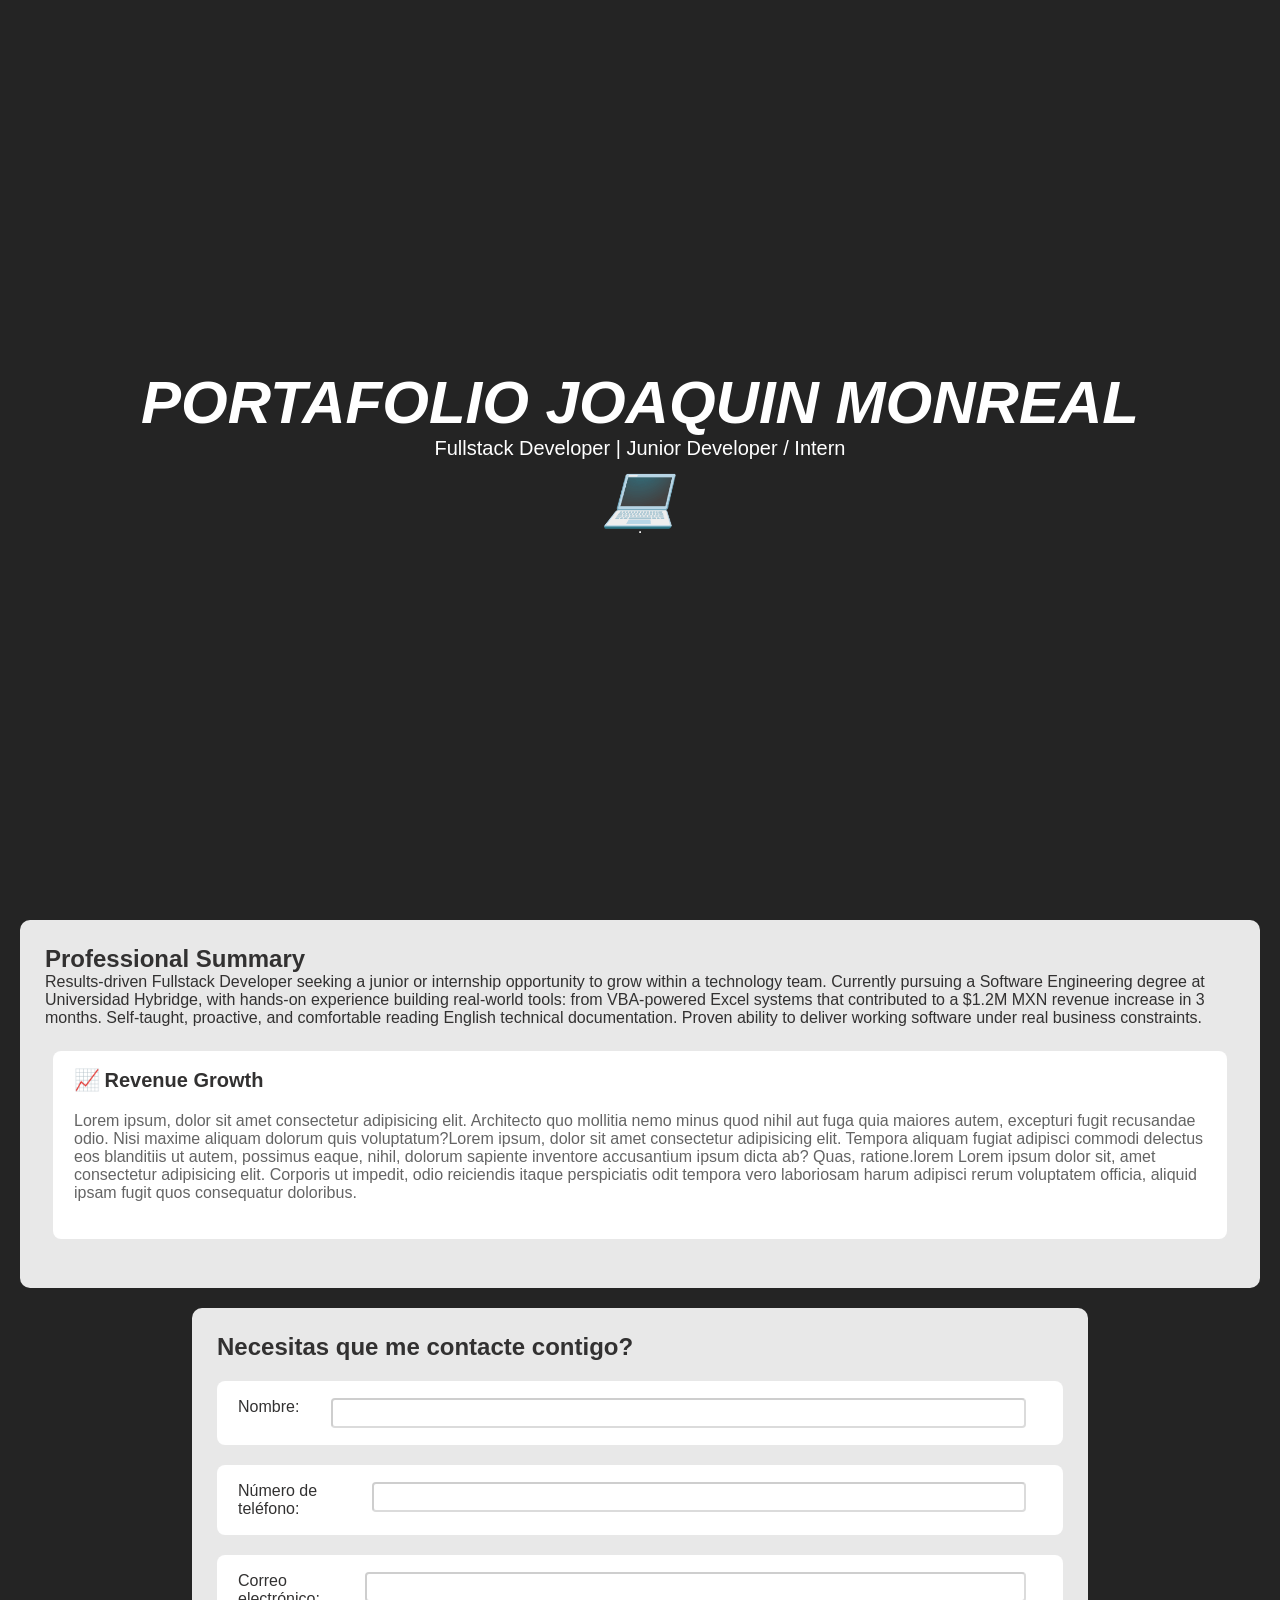
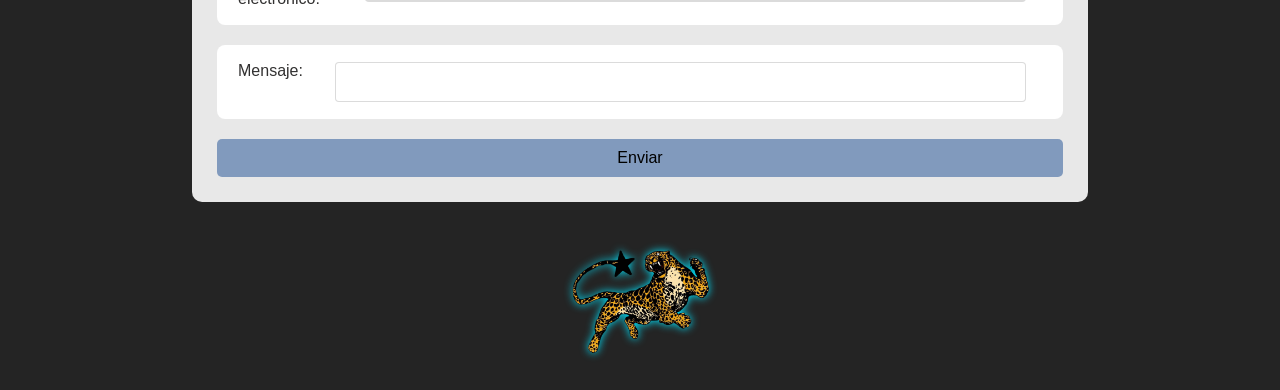
<file: index.html>
<!DOCTYPE html>
<html lang="es">
<head>
<meta charset="UTF-8">
<meta name="viewport" content="width=device-width, initial-scale=1.0">
<title>Mis Hobbies</title>
<link href="https://fonts.googleapis.com/css2?family=Space+Mono:ital,wght@0,400;0,700;1,400&family=Bebas+Neue&family=DM+Serif+Display:ital@0;1&display=swap" rel="stylesheet">
<link rel="stylesheet" href="css/styles.css">
<script defer src="css/animaciones.js"></script>
</head>

<body>
    <header>
    <h1 style="text-transform: uppercase; font-style: italic; font-size: 1.5em;">Portafolio Joaquin Monreal </h1>
    <p style="font-size: 0.5em;">Fullstack Developer | Junior Developer / Intern</p>
    <h1 style="text-transform: uppercase; font-style: italic; font-size: 1.5em;">💻</h1>
    <hr>
    </header>

    <section id="musica">
    <h2>Professional Summary</h2>
    <p>Results-driven Fullstack Developer seeking a junior or internship opportunity to grow within a technology team. Currently pursuing a Software Engineering degree at Universidad Hybridge, with hands-on experience building real-world tools: from VBA-powered Excel systems that contributed to a $1.2M MXN revenue increase in 3 months. Self-taught, proactive, and comfortable reading English technical documentation. Proven ability to deliver working software under real business constraints.</p>
    
    <!--
    ── HTML: ESTRUCTURA DE LA LISTA ──────────────────────────────
 
    .stagger-list     → el <ul> que JS va a observar con IntersectionObserver
    .stagger-item     → cada fila, nace invisible (opacity:0) por CSS
    .reveal-stagger   → clase extra que JS también busca para animar
    .stagger-icon          → columna del emoji/ícono
    .stagger-name          → columna del nombre/etiqueta
    .stagger-description           → columna del valor, pegada a la derecha
  -->
    <ul class="stagger-list">
    <li class="stagger-item reveal-stagger">
      <span class="stagger-icon">📈</span>
      <span class="stagger-name">Revenue Growth</span>
      <span class="stagger-description">Lorem ipsum, dolor sit amet consectetur adipisicing elit. Architecto quo mollitia nemo minus quod nihil aut fuga quia maiores autem, excepturi fugit recusandae odio. Nisi maxime aliquam dolorum quis voluptatum?Lorem ipsum, dolor sit amet consectetur adipisicing elit. Tempora aliquam fugiat adipisci commodi delectus eos blanditiis ut autem, possimus eaque, nihil, dolorum sapiente inventore accusantium ipsum dicta ab? Quas, ratione.lorem Lorem ipsum dolor sit, amet consectetur adipisicing elit. Corporis ut impedit, odio reiciendis itaque perspiciatis odit tempora vero laboriosam harum adipisci rerum voluptatem officia, aliquid ipsam fugit quos consequatur doloribus.</span>
    </li>
    </ul>

    </section>
    <section id="contacto" style="width: 70% ; display: block; margin: 0 auto; ">
      <h2>Necesitas que me contacte contigo?</h2>
      <form class="cuestionario" action="post">
        <div><label for="name">Nombre:</label><br>
        <input type="text" id="name" name="name"><br>
        </div>
        <div>
        <label for="number">Número de teléfono:</label>
        <input type="tel" id="number" name="number"><br>
        </div>
        <div>
        <label for="email">Correo electrónico:</label>
        <input type="email" id="email" name="email"><br>
        </div>
        <div>
        <label for="message">Mensaje:</label></span><br>
        <textarea id="message" name="message"></textarea><br>
        </div>
        
        <button type="submit">Enviar</button>

      </form>

    </section>
    <img id="footer-logo" src="images/COMMET_STORE.png" alt="Logo de Commet Store">
</body>
</html>
</file>
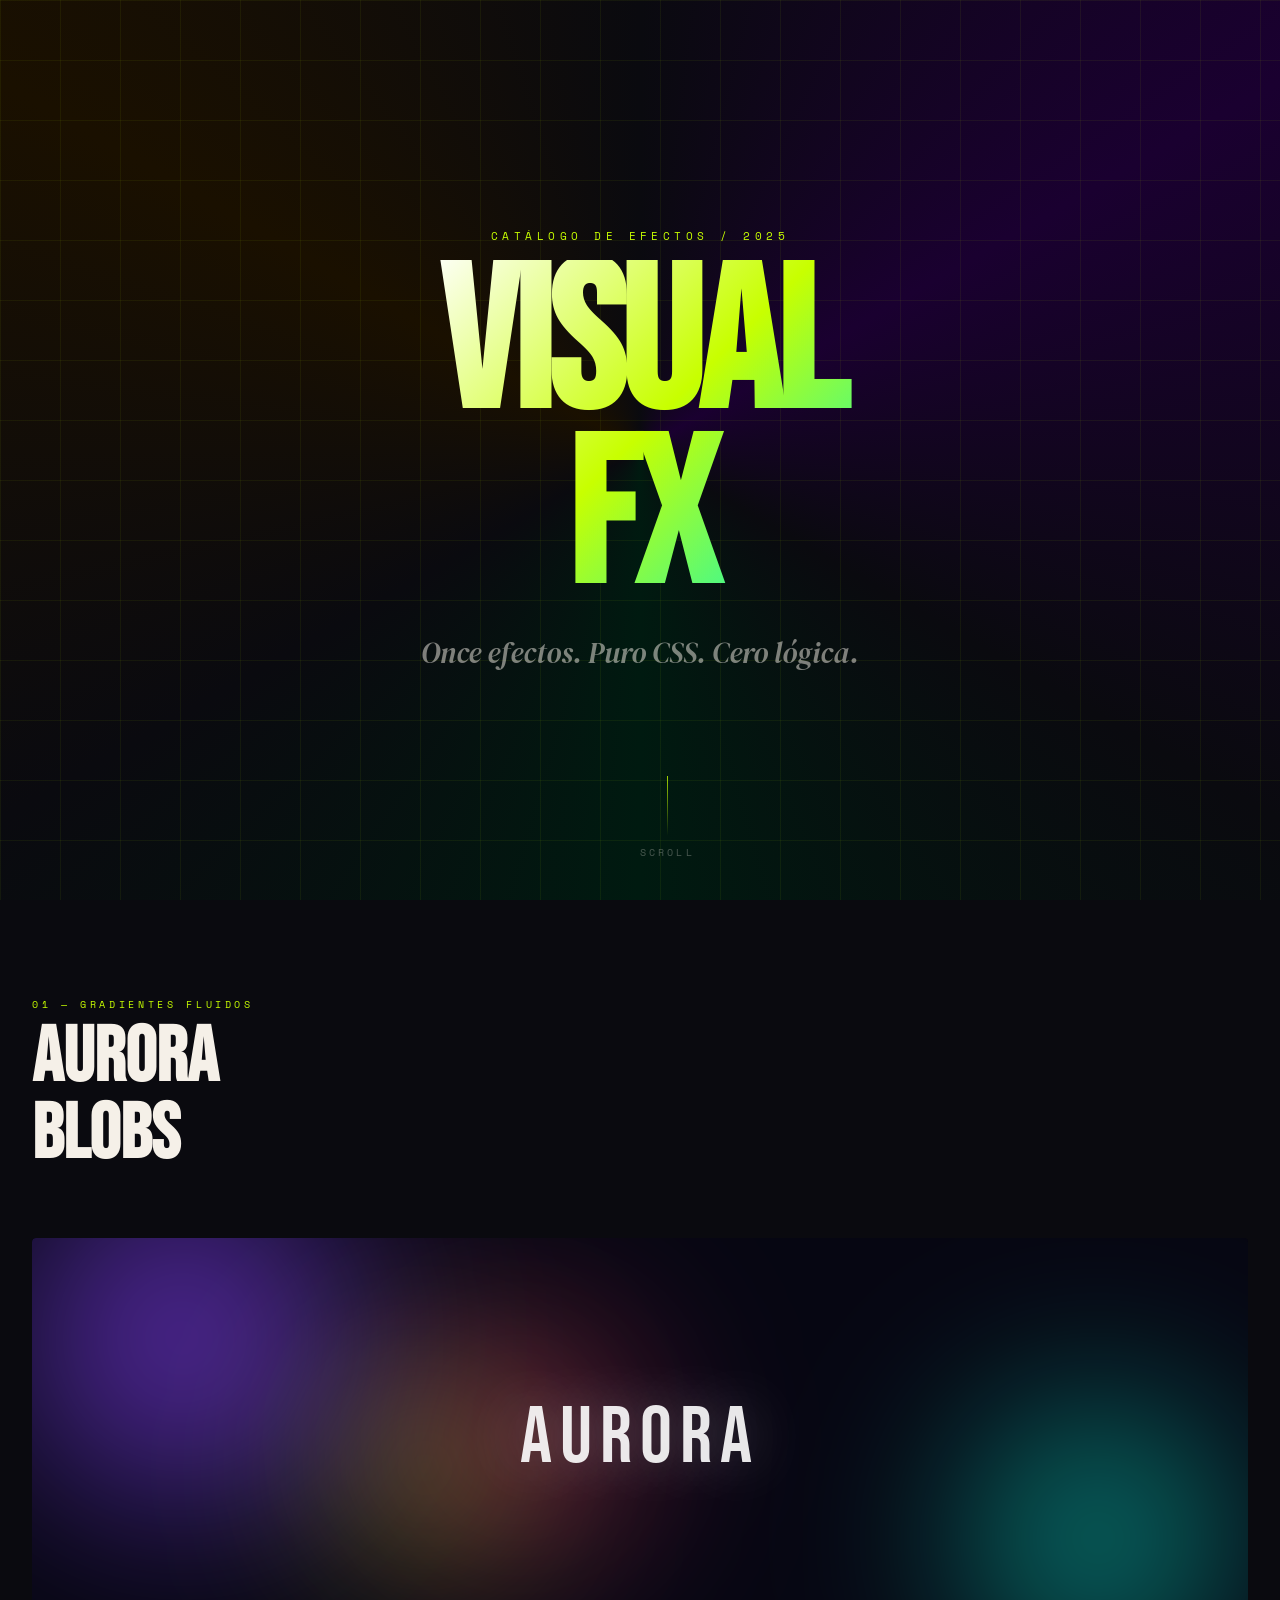
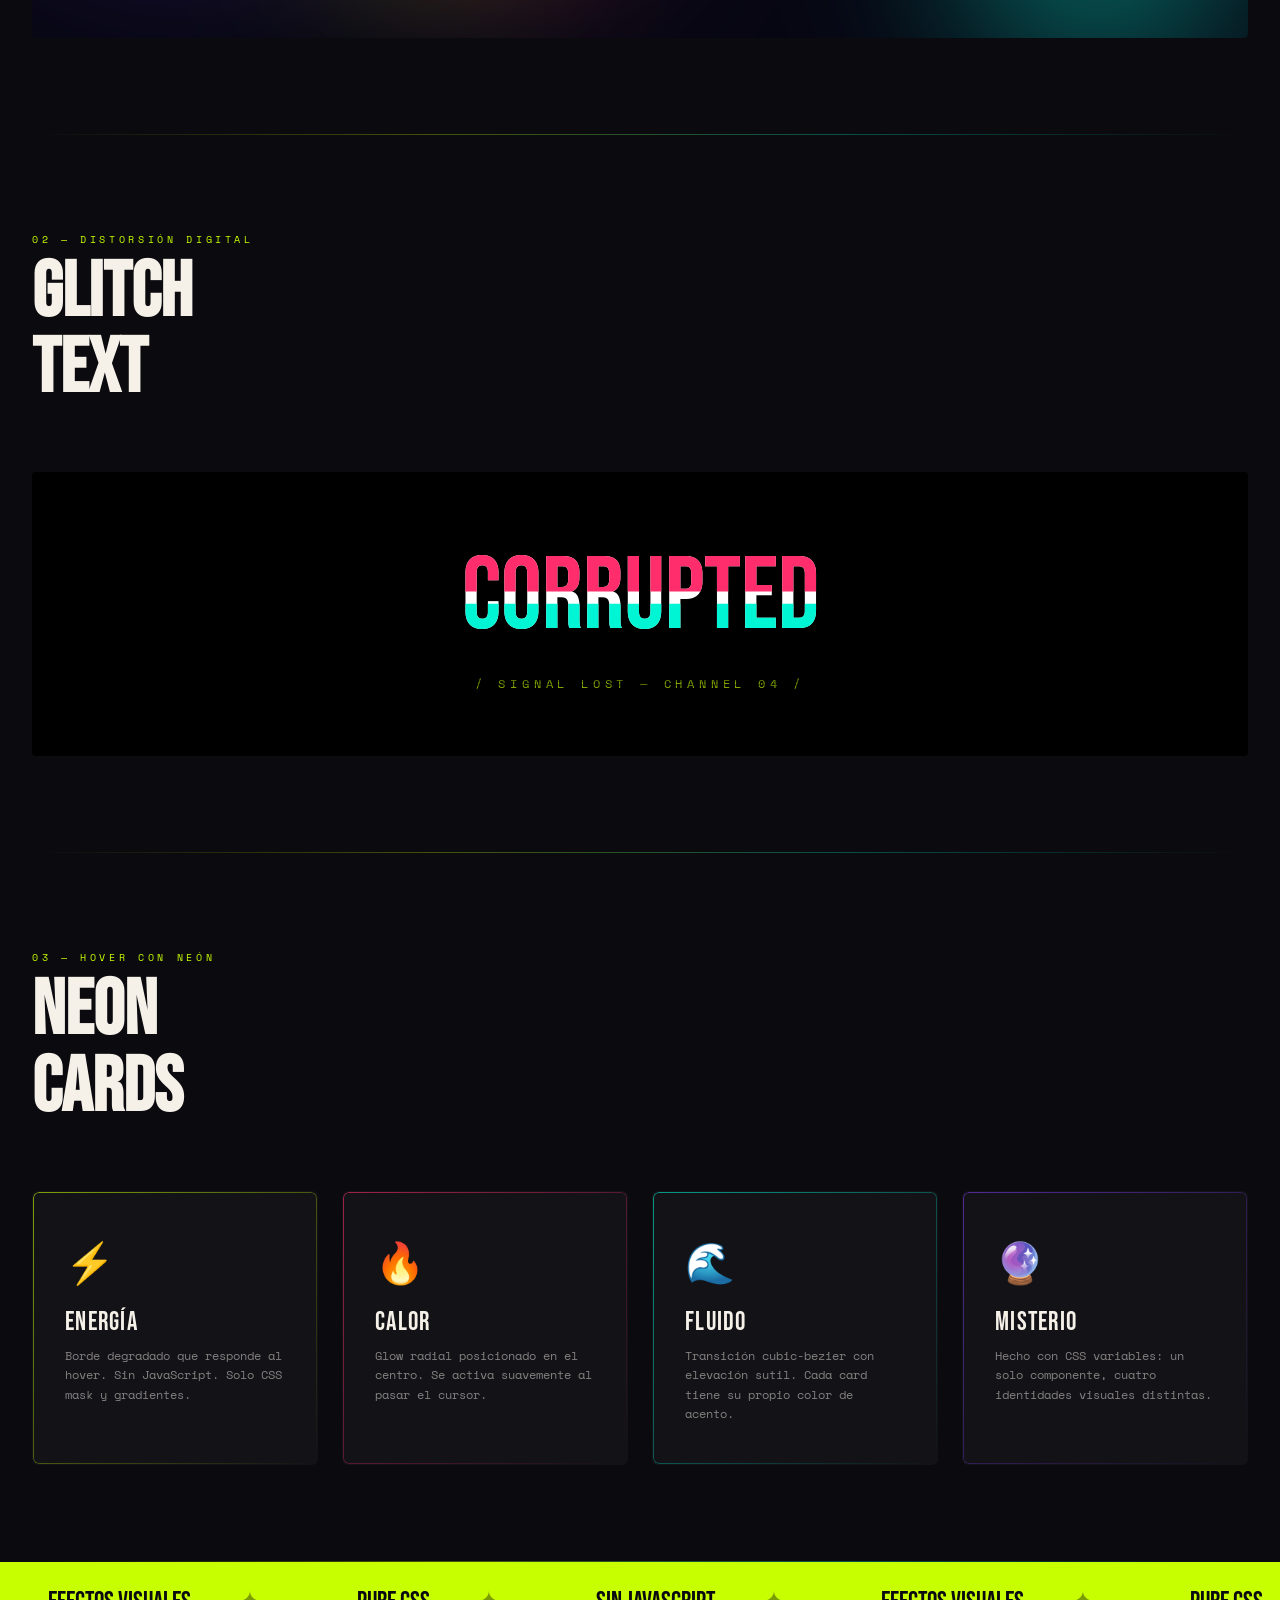
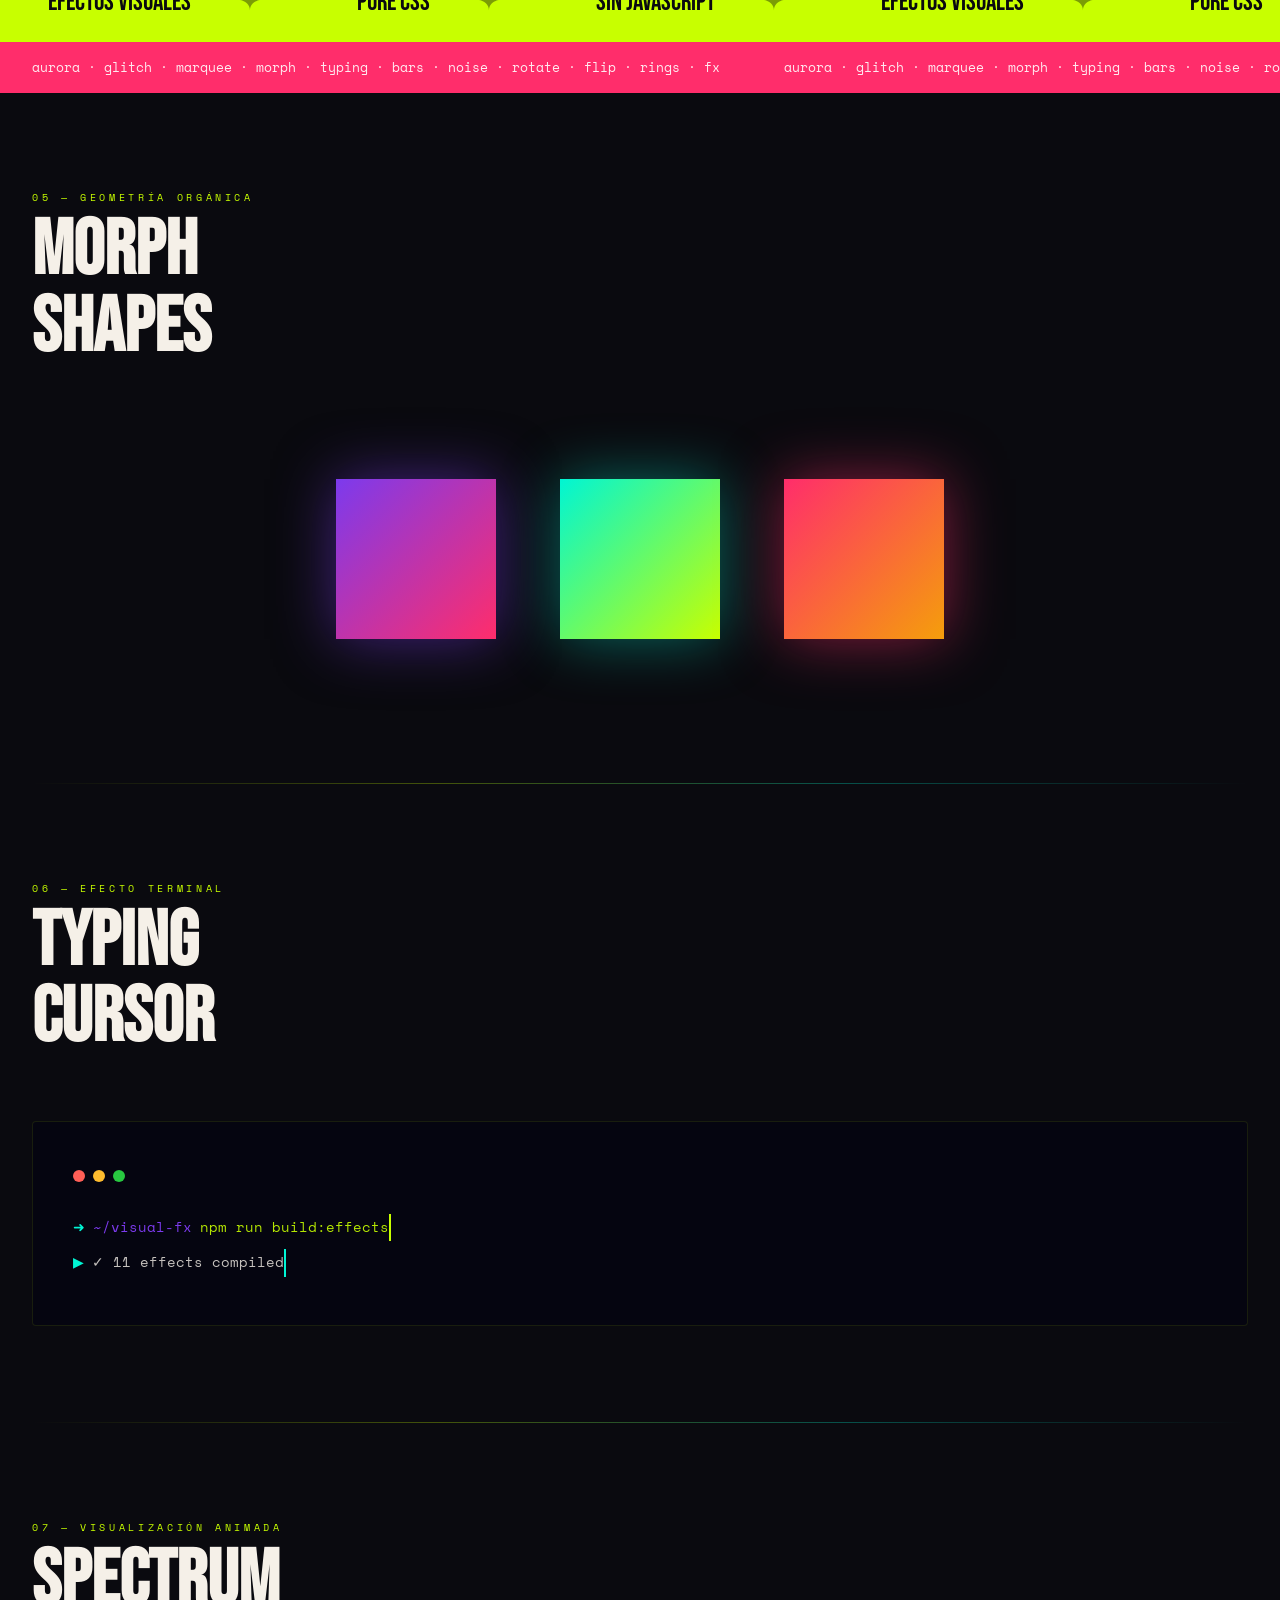
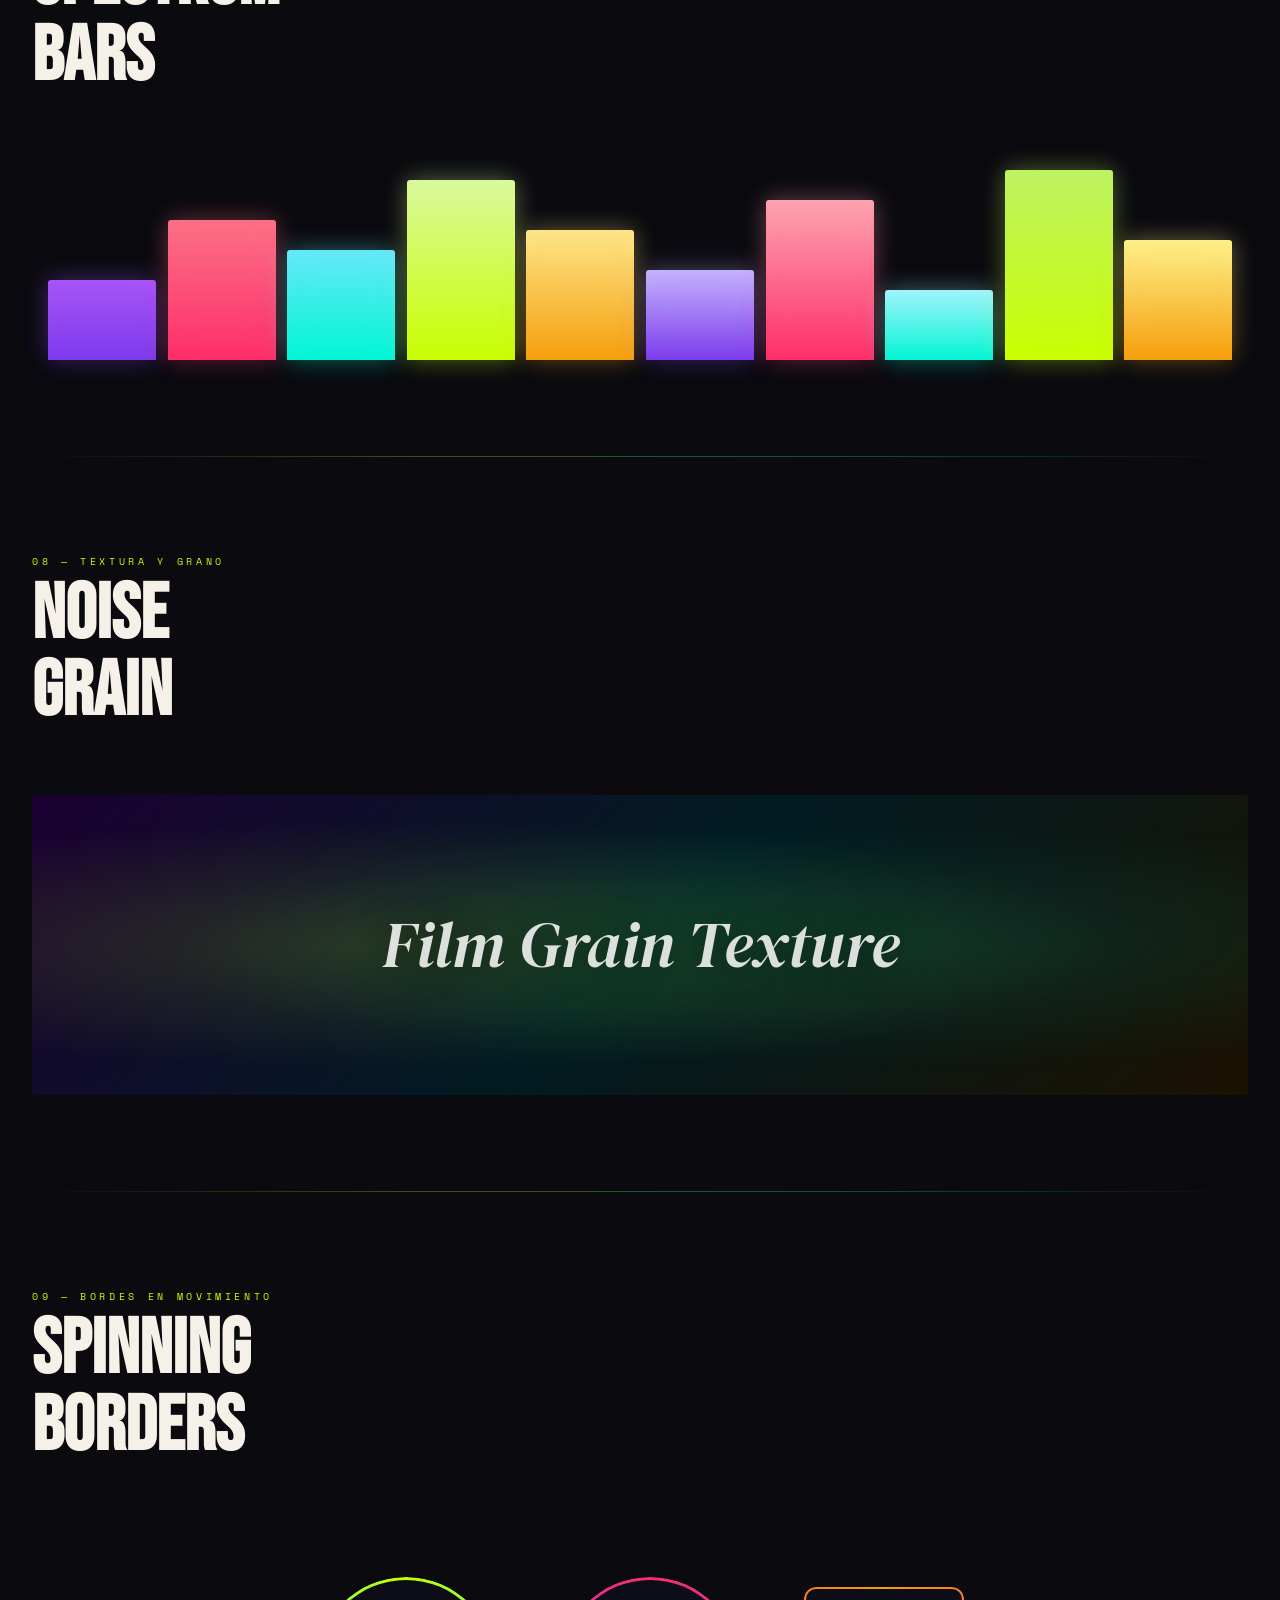
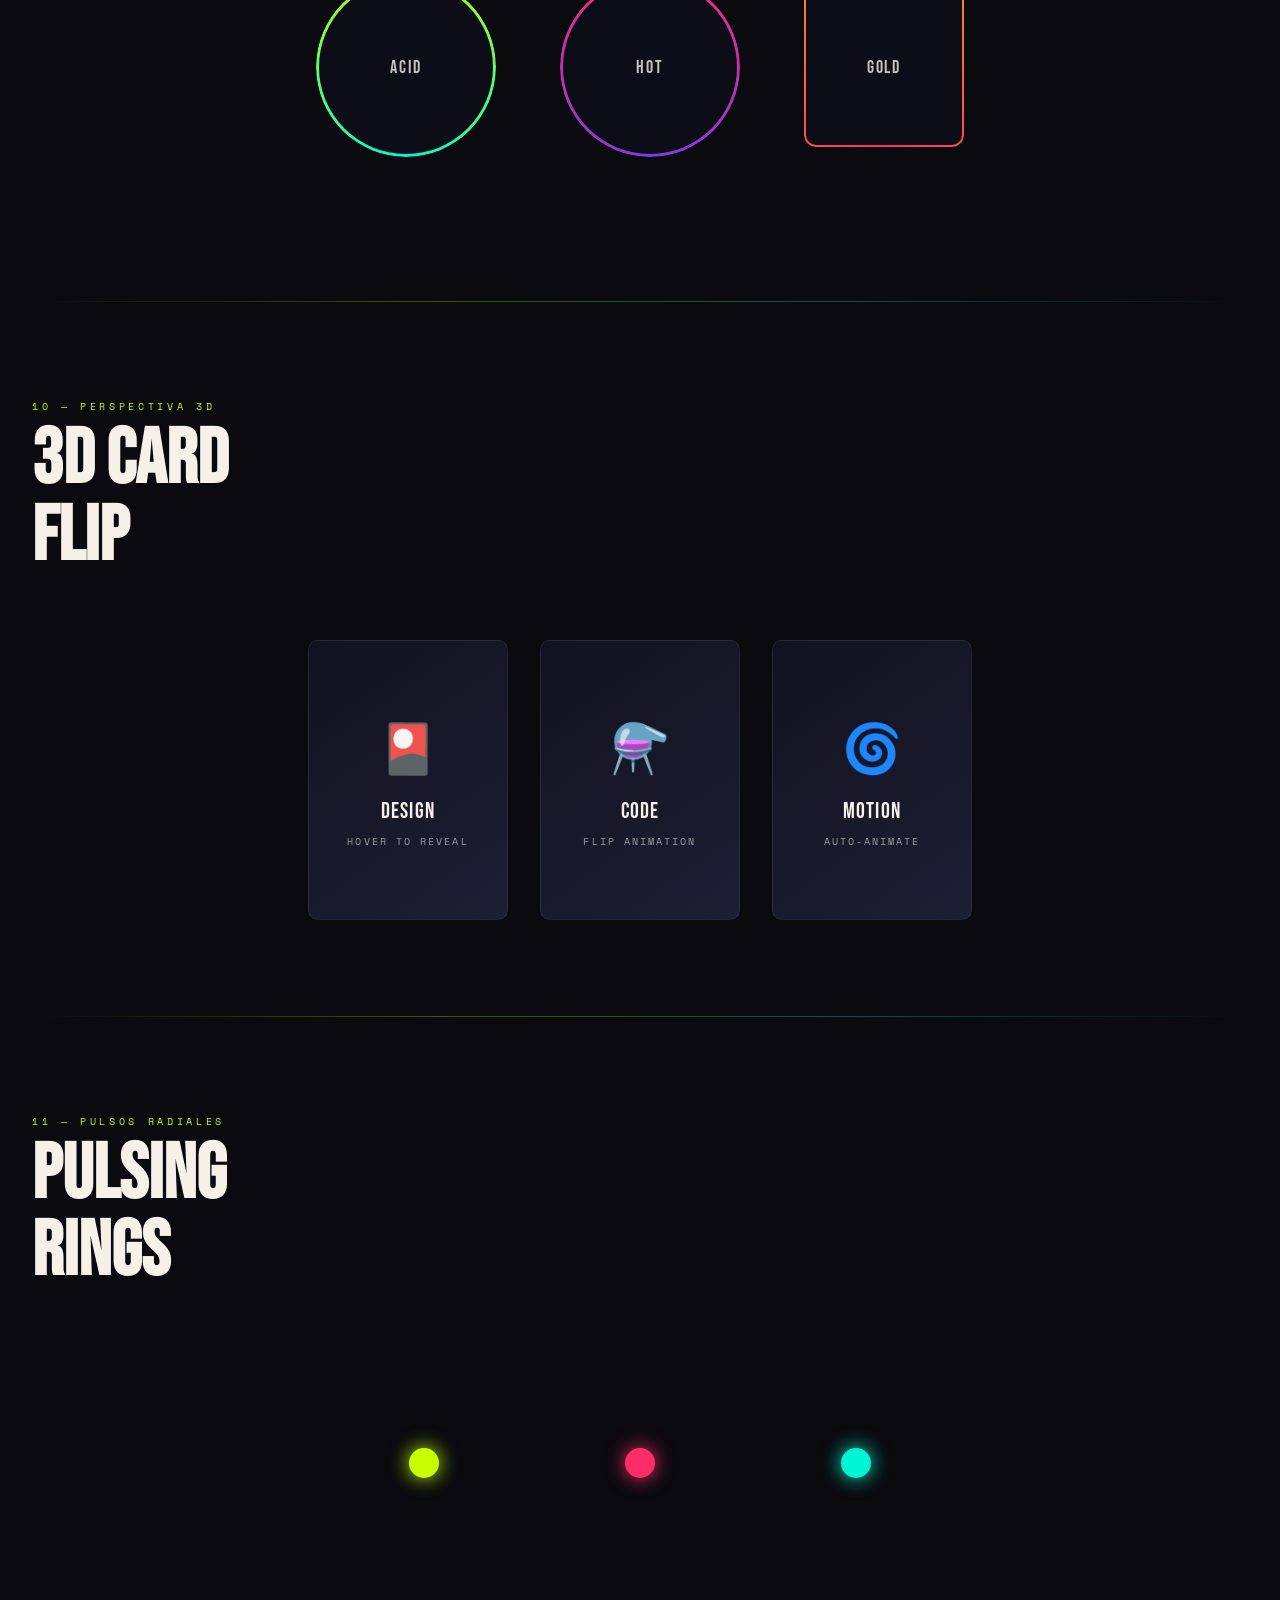
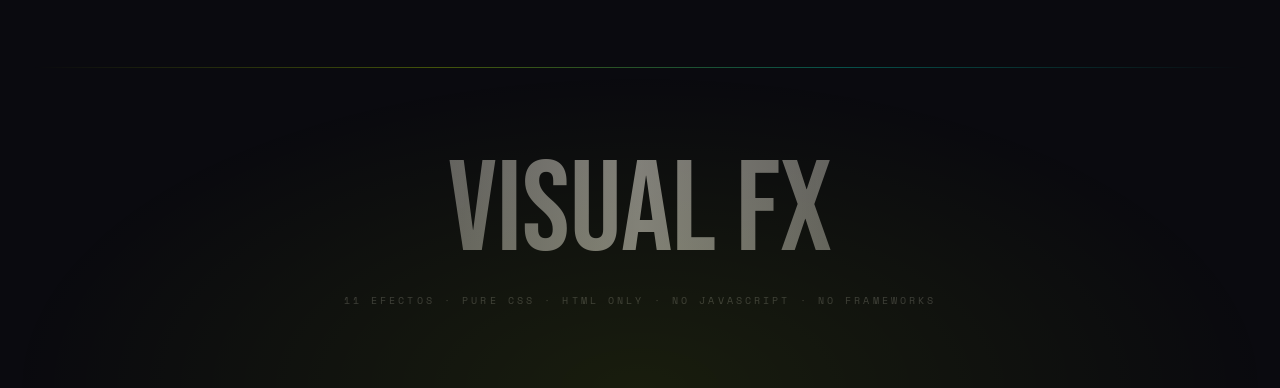
<file: catalogo-efectos.html>
<!DOCTYPE html>
<html lang="es">
<head>
<meta charset="UTF-8">
<meta name="viewport" content="width=device-width, initial-scale=1.0">
<title>VISUAL FX — Catálogo</title>
<link href="https://fonts.googleapis.com/css2?family=Space+Mono:ital,wght@0,400;0,700;1,400&family=Bebas+Neue&family=DM+Serif+Display:ital@0;1&display=swap" rel="stylesheet">
<style>
  :root {
    --ink: #0a0a0f;
    --paper: #f5f0e8;
    --acid: #c8ff00;
    --hot: #ff2d6b;
    --cyan: #00f5d4;
    --violet: #7c3aed;
    --gold: #f59e0b;
    --ghost: rgba(255,255,255,0.04);
  }

  *, *::before, *::after { box-sizing: border-box; margin: 0; padding: 0; }

  html { scroll-behavior: smooth; }

  body {
    background: var(--ink);
    color: var(--paper);
    font-family: 'Space Mono', monospace;
    overflow-x: hidden;
  }

  /* ─── HEADER ─── */
  header {
    position: relative;
    height: 100vh;
    display: flex;
    align-items: center;
    justify-content: center;
    overflow: hidden;
  }

  .header-bg {
    position: absolute; inset: 0;
    background: conic-gradient(from 0deg at 50% 50%,
      #0a0a0f 0deg, #1a0030 60deg, #0a0a0f 120deg,
      #001a10 180deg, #0a0a0f 240deg, #1a1000 300deg, #0a0a0f 360deg);
    animation: spinConic 20s linear infinite;
  }

  @keyframes spinConic {
    to { filter: hue-rotate(360deg); }
  }

  .header-grid {
    position: absolute; inset: 0;
    background-image:
      linear-gradient(rgba(200,255,0,0.06) 1px, transparent 1px),
      linear-gradient(90deg, rgba(200,255,0,0.06) 1px, transparent 1px);
    background-size: 60px 60px;
    animation: gridShift 8s ease-in-out infinite alternate;
  }

  @keyframes gridShift {
    from { transform: perspective(600px) rotateX(0deg); }
    to   { transform: perspective(600px) rotateX(8deg); }
  }

  .header-content {
    position: relative;
    z-index: 2;
    text-align: center;
  }

  .header-label {
    font-size: 0.7rem;
    letter-spacing: 0.4em;
    color: var(--acid);
    text-transform: uppercase;
    margin-bottom: 1rem;
    animation: fadeSlideUp 1s ease both;
  }

  h1 {
    font-family: 'Bebas Neue', sans-serif;
    font-size: clamp(5rem, 16vw, 14rem);
    line-height: 0.85;
    letter-spacing: -0.02em;
    background: linear-gradient(135deg, #fff 0%, var(--acid) 50%, var(--cyan) 100%);
    -webkit-background-clip: text;
    -webkit-text-fill-color: transparent;
    background-clip: text;
    animation: fadeSlideUp 1s 0.2s ease both;
  }

  .header-sub {
    font-family: 'DM Serif Display', serif;
    font-style: italic;
    font-size: clamp(1rem, 3vw, 1.8rem);
    color: rgba(245,240,232,0.5);
    margin-top: 1.5rem;
    animation: fadeSlideUp 1s 0.4s ease both;
  }

  @keyframes fadeSlideUp {
    from { opacity: 0; transform: translateY(30px); }
    to   { opacity: 1; transform: translateY(0); }
  }

  .scroll-hint {
    position: absolute;
    bottom: 2.5rem;
    left: 50%;
    transform: translateX(-50%);
    display: flex;
    flex-direction: column;
    align-items: center;
    gap: 0.5rem;
    font-size: 0.65rem;
    letter-spacing: 0.3em;
    color: rgba(245,240,232,0.3);
    animation: fadeSlideUp 1s 1s ease both;
  }

  .scroll-line {
    width: 1px;
    height: 60px;
    background: linear-gradient(to bottom, rgba(200,255,0,0.8), transparent);
    animation: scrollPulse 2s ease-in-out infinite;
  }

  @keyframes scrollPulse {
    0%, 100% { opacity: 0.3; transform: scaleY(1); }
    50%       { opacity: 1;   transform: scaleY(1.2); }
  }

  /* ─── SECTION WRAPPER ─── */
  .section {
    padding: 6rem 2rem;
    max-width: 1400px;
    margin: 0 auto;
  }

  .section-tag {
    font-size: 0.65rem;
    letter-spacing: 0.35em;
    text-transform: uppercase;
    color: var(--acid);
    margin-bottom: 0.5rem;
  }

  .section-title {
    font-family: 'Bebas Neue', sans-serif;
    font-size: clamp(2.5rem, 6vw, 5rem);
    line-height: 1;
    margin-bottom: 4rem;
  }

  /* ─── DIVIDER ─── */
  .divider {
    height: 1px;
    background: linear-gradient(to right, transparent, var(--acid), var(--cyan), transparent);
    margin: 0 2rem;
    opacity: 0.3;
  }

  /* ════════════════════════════════
     01 — AURORA / BLOB GRADIENTS
     ════════════════════════════════ */
  .aurora-demo {
    position: relative;
    height: 400px;
    border-radius: 4px;
    overflow: hidden;
    background: #060612;
  }

  .blob {
    position: absolute;
    border-radius: 50%;
    filter: blur(80px);
    mix-blend-mode: screen;
    animation: blobFloat 8s ease-in-out infinite;
  }

  .blob-1 {
    width: 500px; height: 500px;
    background: radial-gradient(circle, rgba(124,58,237,0.8), transparent 70%);
    top: -150px; left: -100px;
    animation-duration: 9s;
  }
  .blob-2 {
    width: 400px; height: 400px;
    background: radial-gradient(circle, rgba(0,245,212,0.6), transparent 70%);
    bottom: -100px; right: -50px;
    animation-duration: 11s; animation-delay: -3s;
  }
  .blob-3 {
    width: 350px; height: 350px;
    background: radial-gradient(circle, rgba(255,45,107,0.5), transparent 70%);
    top: 50%; left: 40%;
    transform: translate(-50%,-50%);
    animation-duration: 13s; animation-delay: -6s;
  }
  .blob-4 {
    width: 300px; height: 300px;
    background: radial-gradient(circle, rgba(200,255,0,0.4), transparent 70%);
    bottom: 20px; left: 20%;
    animation-duration: 10s; animation-delay: -2s;
  }

  @keyframes blobFloat {
    0%, 100% { transform: translate(0, 0) scale(1); }
    33%       { transform: translate(30px, -40px) scale(1.1); }
    66%       { transform: translate(-20px, 20px) scale(0.95); }
  }

  .aurora-text {
    position: absolute;
    inset: 0;
    display: flex;
    align-items: center;
    justify-content: center;
    font-family: 'Bebas Neue', sans-serif;
    font-size: 5rem;
    letter-spacing: 0.1em;
    color: rgba(255,255,255,0.9);
    text-shadow: 0 0 60px rgba(255,255,255,0.3);
  }

  /* ════════════════════════════════
     02 — GLITCH TEXT
     ════════════════════════════════ */
  .glitch-demo {
    background: #000;
    padding: 4rem 2rem;
    text-align: center;
    border-radius: 4px;
    position: relative;
    overflow: hidden;
  }

  .glitch-demo::before {
    content: '';
    position: absolute; inset: 0;
    background: repeating-linear-gradient(
      0deg, transparent, transparent 2px, rgba(0,0,0,0.3) 2px, rgba(0,0,0,0.3) 4px
    );
    pointer-events: none;
    animation: scanlines 0.1s linear infinite;
  }

  @keyframes scanlines {
    from { background-position: 0 0; }
    to   { background-position: 0 4px; }
  }

  .glitch {
    font-family: 'Bebas Neue', sans-serif;
    font-size: clamp(3rem, 8vw, 7rem);
    color: #fff;
    position: relative;
    display: inline-block;
    animation: glitchMain 3s infinite;
  }

  .glitch::before, .glitch::after {
    content: attr(data-text);
    position: absolute;
    inset: 0;
    font-family: inherit;
    font-size: inherit;
  }

  .glitch::before {
    color: var(--hot);
    clip-path: polygon(0 0, 100% 0, 100% 45%, 0 45%);
    animation: glitchTop 2s infinite;
  }

  .glitch::after {
    color: var(--cyan);
    clip-path: polygon(0 55%, 100% 55%, 100% 100%, 0 100%);
    animation: glitchBot 2.5s infinite;
  }

  @keyframes glitchMain {
    0%, 92%, 100% { transform: translate(0); }
    93%  { transform: translate(-2px, 1px); }
    95%  { transform: translate(2px, -1px); }
    97%  { transform: translate(-1px, 2px); }
  }

  @keyframes glitchTop {
    0%, 88%, 100% { transform: translate(0); opacity: 0; }
    89% { transform: translate(-4px, -2px); opacity: 0.8; }
    91% { transform: translate(4px, 1px); opacity: 0.8; }
    93% { opacity: 0; }
  }

  @keyframes glitchBot {
    0%, 85%, 100% { transform: translate(0); opacity: 0; }
    86% { transform: translate(3px, 2px); opacity: 0.9; }
    88% { transform: translate(-3px, -1px); opacity: 0.9; }
    90% { opacity: 0; }
  }

  .glitch-sub {
    display: block;
    font-size: 0.75rem;
    letter-spacing: 0.4em;
    color: rgba(200,255,0,0.7);
    margin-top: 1rem;
    text-transform: uppercase;
  }

  /* ════════════════════════════════
     03 — NEON CARDS
     ════════════════════════════════ */
  .cards-grid {
    display: grid;
    grid-template-columns: repeat(auto-fit, minmax(240px, 1fr));
    gap: 1.5rem;
  }

  .neon-card {
    position: relative;
    padding: 2.5rem 2rem;
    border-radius: 6px;
    background: rgba(255,255,255,0.03);
    border: 1px solid transparent;
    cursor: default;
    transition: transform 0.3s ease;
    overflow: hidden;
  }

  .neon-card::before {
    content: '';
    position: absolute; inset: 0;
    border-radius: inherit;
    padding: 1px;
    background: var(--card-glow);
    -webkit-mask: linear-gradient(#fff 0 0) content-box, linear-gradient(#fff 0 0);
    -webkit-mask-composite: xor;
    mask-composite: exclude;
    opacity: 0.6;
    transition: opacity 0.3s;
  }

  .neon-card::after {
    content: '';
    position: absolute;
    inset: -40px;
    background: radial-gradient(circle at 50% 50%, var(--card-color), transparent 60%);
    opacity: 0;
    transition: opacity 0.4s;
    pointer-events: none;
  }

  .neon-card:hover { transform: translateY(-6px); }
  .neon-card:hover::before { opacity: 1; }
  .neon-card:hover::after { opacity: 0.15; }

  .card-a { --card-glow: linear-gradient(135deg, var(--acid), transparent); --card-color: var(--acid); }
  .card-b { --card-glow: linear-gradient(135deg, var(--hot), transparent); --card-color: var(--hot); }
  .card-c { --card-glow: linear-gradient(135deg, var(--cyan), transparent); --card-color: var(--cyan); }
  .card-d { --card-glow: linear-gradient(135deg, var(--violet), transparent); --card-color: var(--violet); }

  .card-icon {
    font-size: 2.5rem;
    margin-bottom: 1rem;
    display: block;
  }

  .card-title {
    font-family: 'Bebas Neue', sans-serif;
    font-size: 1.6rem;
    letter-spacing: 0.05em;
    margin-bottom: 0.5rem;
  }

  .card-desc {
    font-size: 0.72rem;
    line-height: 1.7;
    color: rgba(245,240,232,0.5);
  }

  /* ════════════════════════════════
     04 — MARQUEE / TICKER
     ════════════════════════════════ */
  .marquee-wrap {
    overflow: hidden;
    padding: 1.5rem 0;
    background: var(--acid);
    position: relative;
  }

  .marquee-inner {
    display: flex;
    gap: 0;
    white-space: nowrap;
    animation: marquee 18s linear infinite;
  }

  .marquee-inner span {
    font-family: 'Bebas Neue', sans-serif;
    font-size: 1.6rem;
    color: var(--ink);
    padding: 0 3rem;
  }

  .marquee-inner span::after {
    content: '✦';
    margin-left: 3rem;
    opacity: 0.4;
  }

  @keyframes marquee {
    from { transform: translateX(0); }
    to   { transform: translateX(-50%); }
  }

  .marquee-wrap-reverse .marquee-inner {
    animation-direction: reverse;
    background: transparent;
  }

  .marquee-wrap-2 {
    overflow: hidden;
    padding: 1rem 0;
    background: var(--hot);
  }

  .marquee-inner-2 {
    display: flex;
    gap: 0;
    white-space: nowrap;
    animation: marquee 22s linear infinite reverse;
  }

  .marquee-inner-2 span {
    font-family: 'Space Mono', monospace;
    font-size: 0.8rem;
    color: #fff;
    padding: 0 2rem;
    opacity: 0.9;
  }

  /* ════════════════════════════════
     05 — MORPHING SHAPES
     ════════════════════════════════ */
  .morphing-demo {
    display: flex;
    justify-content: center;
    align-items: center;
    gap: 4rem;
    flex-wrap: wrap;
    padding: 3rem 0;
  }

  .morph-shape {
    width: 160px;
    height: 160px;
    position: relative;
  }

  .morph-1 {
    background: linear-gradient(135deg, var(--violet), var(--hot));
    animation: morphOne 6s ease-in-out infinite;
    box-shadow: 0 0 60px rgba(124,58,237,0.5);
  }

  .morph-2 {
    background: linear-gradient(135deg, var(--cyan), var(--acid));
    animation: morphTwo 7s ease-in-out infinite;
    box-shadow: 0 0 60px rgba(0,245,212,0.4);
  }

  .morph-3 {
    background: linear-gradient(135deg, var(--hot), var(--gold));
    animation: morphThree 8s ease-in-out infinite;
    box-shadow: 0 0 60px rgba(255,45,107,0.5);
  }

  @keyframes morphOne {
    0%, 100% { border-radius: 60% 40% 30% 70% / 60% 30% 70% 40%; }
    33%       { border-radius: 30% 60% 70% 40% / 50% 60% 30% 60%; }
    66%       { border-radius: 70% 30% 50% 50% / 30% 70% 70% 30%; }
  }

  @keyframes morphTwo {
    0%, 100% { border-radius: 40% 60% 60% 40% / 40% 40% 60% 60%; }
    50%       { border-radius: 60% 40% 30% 70% / 70% 50% 50% 30%; }
  }

  @keyframes morphThree {
    0%, 100% { border-radius: 50% 50% 70% 30% / 30% 70% 70% 30%; }
    25%       { border-radius: 30% 70% 50% 50% / 60% 40% 50% 50%; }
    50%       { border-radius: 70% 30% 30% 70% / 50% 60% 40% 50%; }
    75%       { border-radius: 40% 60% 70% 30% / 30% 50% 60% 70%; }
  }

  /* ════════════════════════════════
     06 — TEXT SCRAMBLE / TYPING
     ════════════════════════════════ */
  .typing-demo {
    background: #050510;
    padding: 3rem 2.5rem;
    border-radius: 4px;
    border: 1px solid rgba(200,255,0,0.1);
    font-family: 'Space Mono', monospace;
  }

  .terminal-bar {
    display: flex;
    gap: 0.5rem;
    margin-bottom: 2rem;
  }

  .dot { width: 12px; height: 12px; border-radius: 50%; }
  .dot-r { background: #ff5f57; }
  .dot-y { background: #febc2e; }
  .dot-g { background: #28c840; }

  .terminal-line {
    font-size: 0.85rem;
    line-height: 2;
    color: rgba(200,255,0,0.9);
    display: flex;
    align-items: center;
    gap: 0.5rem;
  }

  .terminal-line .prompt { color: var(--cyan); }
  .terminal-line .path   { color: var(--violet); }

  .typing-text {
    overflow: hidden;
    white-space: nowrap;
    border-right: 2px solid var(--acid);
    animation: typing 3s steps(35) 0.5s both, blink 0.75s step-end infinite;
    max-width: 35ch;
  }

  .typing-text-2 {
    overflow: hidden;
    white-space: nowrap;
    border-right: 2px solid var(--cyan);
    animation: typing2 2s steps(28) 3.5s both, blink2 0.75s 3.5s step-end infinite;
    max-width: 28ch;
    color: rgba(245,240,232,0.8);
  }

  @keyframes typing  { from { max-width: 0 } }
  @keyframes typing2 { from { max-width: 0 } }
  @keyframes blink   { 50% { border-color: transparent } }
  @keyframes blink2  { 50% { border-color: transparent } }

  /* ════════════════════════════════
     07 — STAGGERED BARS
     ════════════════════════════════ */
  .bars-demo {
    display: flex;
    align-items: flex-end;
    gap: 0.75rem;
    height: 200px;
    padding: 0 1rem;
  }

  .bar {
    flex: 1;
    border-radius: 3px 3px 0 0;
    position: relative;
    animation: barGrow 1.5s ease-out both;
    transform-origin: bottom;
  }

  .bar::after {
    content: '';
    position: absolute;
    inset: 0;
    background: inherit;
    filter: blur(12px);
    opacity: 0.4;
    border-radius: inherit;
  }

  @keyframes barGrow {
    from { transform: scaleY(0); }
    to   { transform: scaleY(1); }
  }

  .bar:nth-child(1)  { height: 40%;  background: linear-gradient(to top, var(--violet), #a855f7); animation-delay: 0.0s; }
  .bar:nth-child(2)  { height: 70%;  background: linear-gradient(to top, var(--hot), #fb7185); animation-delay: 0.1s; }
  .bar:nth-child(3)  { height: 55%;  background: linear-gradient(to top, var(--cyan), #67e8f9); animation-delay: 0.2s; }
  .bar:nth-child(4)  { height: 90%;  background: linear-gradient(to top, var(--acid), #d9f99d); animation-delay: 0.3s; }
  .bar:nth-child(5)  { height: 65%;  background: linear-gradient(to top, var(--gold), #fde68a); animation-delay: 0.4s; }
  .bar:nth-child(6)  { height: 45%;  background: linear-gradient(to top, var(--violet), #c4b5fd); animation-delay: 0.5s; }
  .bar:nth-child(7)  { height: 80%;  background: linear-gradient(to top, var(--hot), #fda4af); animation-delay: 0.6s; }
  .bar:nth-child(8)  { height: 35%;  background: linear-gradient(to top, var(--cyan), #a5f3fc); animation-delay: 0.7s; }
  .bar:nth-child(9)  { height: 95%;  background: linear-gradient(to top, var(--acid), #bef264); animation-delay: 0.8s; }
  .bar:nth-child(10) { height: 60%;  background: linear-gradient(to top, var(--gold), #fef08a); animation-delay: 0.9s; }

  .bars-demo:hover .bar {
    animation: barPulse 1s ease-in-out infinite alternate;
  }

  @keyframes barPulse {
    from { filter: brightness(1); }
    to   { filter: brightness(1.3); }
  }

  /* ════════════════════════════════
     08 — NOISE & GRAIN OVERLAY
     ════════════════════════════════ */
  .noise-demo {
    position: relative;
    height: 300px;
    border-radius: 4px;
    overflow: hidden;
    background: linear-gradient(135deg, #1a0030, #001a20, #1a1000);
  }

  .noise-demo::before {
    content: '';
    position: absolute; inset: 0;
    background-image: url("data:image/svg+xml,%3Csvg viewBox='0 0 256 256' xmlns='http://www.w3.org/2000/svg'%3E%3Cfilter id='noise'%3E%3CfeTurbulence type='fractalNoise' baseFrequency='0.9' numOctaves='4' stitchTiles='stitch'/%3E%3C/filter%3E%3Crect width='100%25' height='100%25' filter='url(%23noise)' opacity='0.4'/%3E%3C/svg%3E");
    opacity: 0.35;
    mix-blend-mode: overlay;
  }

  .noise-demo::after {
    content: '';
    position: absolute; inset: 0;
    background: radial-gradient(ellipse at 30% 50%, rgba(200,255,0,0.15) 0%, transparent 60%),
                radial-gradient(ellipse at 70% 50%, rgba(0,245,212,0.1) 0%, transparent 60%);
  }

  .noise-label {
    position: absolute;
    inset: 0;
    display: flex;
    align-items: center;
    justify-content: center;
    z-index: 2;
    font-family: 'DM Serif Display', serif;
    font-size: clamp(2rem, 5vw, 4rem);
    font-style: italic;
    color: rgba(255,255,255,0.85);
    text-shadow: 0 2px 30px rgba(0,0,0,0.5);
  }

  /* ════════════════════════════════
     09 — ROTATING BORDER
     ════════════════════════════════ */
  .rotating-demo {
    display: flex;
    justify-content: center;
    align-items: center;
    gap: 4rem;
    flex-wrap: wrap;
    padding: 3rem 0;
  }

  .rot-border {
    position: relative;
    width: 180px;
    height: 180px;
    display: flex;
    align-items: center;
    justify-content: center;
  }

  .rot-border::before {
    content: '';
    position: absolute; inset: 0;
    border-radius: 50%;
    padding: 3px;
    background: conic-gradient(var(--rc-1), var(--rc-2), var(--rc-1));
    -webkit-mask: linear-gradient(#fff 0 0) content-box, linear-gradient(#fff 0 0);
    -webkit-mask-composite: xor;
    mask-composite: exclude;
    animation: rotateBorder 3s linear infinite;
  }

  .rot-border-sq {
    position: relative;
    width: 160px;
    height: 160px;
    display: flex;
    align-items: center;
    justify-content: center;
  }

  .rot-border-sq::before {
    content: '';
    position: absolute; inset: 0;
    border-radius: 12px;
    padding: 2px;
    background: conic-gradient(var(--rc-1), var(--rc-2), var(--rc-1));
    -webkit-mask: linear-gradient(#fff 0 0) content-box, linear-gradient(#fff 0 0);
    -webkit-mask-composite: xor;
    mask-composite: exclude;
    animation: rotateBorder 4s linear infinite reverse;
  }

  @keyframes rotateBorder {
    to { transform: rotate(360deg); }
  }

  .rot-a { --rc-1: var(--acid);   --rc-2: var(--cyan); }
  .rot-b { --rc-1: var(--hot);    --rc-2: var(--violet); }
  .rot-c { --rc-1: var(--gold);   --rc-2: var(--hot); }

  .rot-inner {
    background: #0d0d18;
    border-radius: 50%;
    width: calc(100% - 6px);
    height: calc(100% - 6px);
    display: flex;
    align-items: center;
    justify-content: center;
    font-family: 'Bebas Neue', sans-serif;
    font-size: 1.1rem;
    letter-spacing: 0.1em;
    color: rgba(245,240,232,0.8);
  }

  .rot-inner-sq {
    background: #0d0d18;
    border-radius: 10px;
    width: calc(100% - 4px);
    height: calc(100% - 4px);
    display: flex;
    align-items: center;
    justify-content: center;
    font-family: 'Bebas Neue', sans-serif;
    font-size: 1.1rem;
    letter-spacing: 0.1em;
    color: rgba(245,240,232,0.8);
  }

  /* ════════════════════════════════
     10 — 3D CARD FLIP
     ════════════════════════════════ */
  .flip-grid {
    display: flex;
    justify-content: center;
    gap: 2rem;
    flex-wrap: wrap;
    perspective: 1200px;
  }

  .flip-card {
    width: 200px;
    height: 280px;
    cursor: pointer;
    transform-style: preserve-3d;
    animation: autoFlip 5s ease-in-out infinite;
  }

  .flip-card:nth-child(2) { animation-delay: -1.5s; }
  .flip-card:nth-child(3) { animation-delay: -3s; }

  @keyframes autoFlip {
    0%, 45%  { transform: rotateY(0deg); }
    55%, 100%{ transform: rotateY(180deg); }
  }

  .flip-front, .flip-back {
    position: absolute; inset: 0;
    backface-visibility: hidden;
    border-radius: 10px;
    display: flex;
    flex-direction: column;
    align-items: center;
    justify-content: center;
    padding: 1.5rem;
    text-align: center;
  }

  .flip-front {
    background: linear-gradient(145deg, #12121f, #1e1e35);
    border: 1px solid rgba(255,255,255,0.08);
  }

  .flip-back {
    transform: rotateY(180deg);
  }

  .flip-card:nth-child(1) .flip-back {
    background: linear-gradient(145deg, var(--violet), var(--hot));
  }
  .flip-card:nth-child(2) .flip-back {
    background: linear-gradient(145deg, var(--cyan), var(--acid));
    color: var(--ink);
  }
  .flip-card:nth-child(3) .flip-back {
    background: linear-gradient(145deg, var(--hot), var(--gold));
  }

  .flip-emoji { font-size: 3rem; margin-bottom: 1rem; }
  .flip-title {
    font-family: 'Bebas Neue', sans-serif;
    font-size: 1.4rem;
    letter-spacing: 0.05em;
  }
  .flip-sub {
    font-size: 0.65rem;
    letter-spacing: 0.2em;
    text-transform: uppercase;
    opacity: 0.6;
    margin-top: 0.5rem;
  }

  /* ════════════════════════════════
     11 — PULSING RINGS
     ════════════════════════════════ */
  .rings-demo {
    display: flex;
    justify-content: center;
    align-items: center;
    gap: 6rem;
    padding: 3rem 0;
    flex-wrap: wrap;
  }

  .ring-set {
    position: relative;
    width: 120px;
    height: 120px;
    display: flex;
    align-items: center;
    justify-content: center;
  }

  .ring {
    position: absolute;
    border-radius: 50%;
    border: 2px solid var(--ring-color);
    animation: ringPulse 2.5s ease-out infinite;
    opacity: 0;
  }

  .ring:nth-child(1) { width: 120px; height: 120px; animation-delay: 0s; }
  .ring:nth-child(2) { width: 120px; height: 120px; animation-delay: 0.7s; }
  .ring:nth-child(3) { width: 120px; height: 120px; animation-delay: 1.4s; }

  @keyframes ringPulse {
    0%  { transform: scale(0.3); opacity: 0.9; }
    100%{ transform: scale(2.5); opacity: 0; }
  }

  .ring-dot {
    width: 30px;
    height: 30px;
    border-radius: 50%;
    background: var(--ring-color);
    box-shadow: 0 0 20px var(--ring-color);
    z-index: 1;
  }

  .rings-a { --ring-color: var(--acid); }
  .rings-b { --ring-color: var(--hot); }
  .rings-c { --ring-color: var(--cyan); }

  /* ════════════════════════════════
     FOOTER
     ════════════════════════════════ */
  footer {
    position: relative;
    padding: 5rem 2rem;
    text-align: center;
    overflow: hidden;
  }

  footer::before {
    content: '';
    position: absolute; inset: 0;
    background: radial-gradient(ellipse at 50% 100%, rgba(200,255,0,0.08), transparent 70%);
  }

  .footer-title {
    font-family: 'Bebas Neue', sans-serif;
    font-size: clamp(3rem, 10vw, 8rem);
    line-height: 1;
    background: linear-gradient(to right, rgba(245,240,232,0.1), rgba(245,240,232,0.5), rgba(245,240,232,0.1));
    -webkit-background-clip: text;
    -webkit-text-fill-color: transparent;
    background-clip: text;
  }

  .footer-line {
    font-size: 0.65rem;
    letter-spacing: 0.3em;
    text-transform: uppercase;
    color: rgba(245,240,232,0.2);
    margin-top: 1rem;
  }

  /* LABELS */
  .fx-label {
    display: inline-block;
    font-size: 0.6rem;
    letter-spacing: 0.25em;
    text-transform: uppercase;
    padding: 0.25rem 0.75rem;
    border: 1px solid currentColor;
    border-radius: 2px;
    margin-bottom: 1rem;
    opacity: 0.6;
  }

  /* ── Two-col layout for some sections ── */
  .two-col {
    display: grid;
    grid-template-columns: 1fr 1fr;
    gap: 2rem;
    align-items: start;
  }

  @media (max-width: 768px) {
    .two-col { grid-template-columns: 1fr; }
  }

</style>
</head>
<body>

<!-- ▓▓ HEADER ▓▓ -->
<header>
  <div class="header-bg"></div>
  <div class="header-grid"></div>
  <div class="header-content">
    <p class="header-label">Catálogo de Efectos / 2025</p>
    <h1>VISUAL<br>FX</h1>
    <p class="header-sub">Once efectos. Puro CSS. Cero lógica.</p>
  </div>
  <div class="scroll-hint">
    <div class="scroll-line"></div>
    <span>SCROLL</span>
  </div>
</header>

<!-- ▓▓ 01 — AURORA ▓▓ -->
<div class="section">
  <p class="section-tag">01 — Gradientes fluidos</p>
  <h2 class="section-title">AURORA<br>BLOBS</h2>
  <div class="aurora-demo">
    <div class="blob blob-1"></div>
    <div class="blob blob-2"></div>
    <div class="blob blob-3"></div>
    <div class="blob blob-4"></div>
    <div class="aurora-text">AURORA</div>
  </div>
</div>

<div class="divider"></div>

<!-- ▓▓ 02 — GLITCH ▓▓ -->
<div class="section">
  <p class="section-tag">02 — Distorsión digital</p>
  <h2 class="section-title">GLITCH<br>TEXT</h2>
  <div class="glitch-demo">
    <div class="glitch" data-text="CORRUPTED">CORRUPTED</div>
    <span class="glitch-sub">/ SIGNAL LOST — CHANNEL 04 /</span>
  </div>
</div>

<div class="divider"></div>

<!-- ▓▓ 03 — NEON CARDS ▓▓ -->
<div class="section">
  <p class="section-tag">03 — Hover con neón</p>
  <h2 class="section-title">NEON<br>CARDS</h2>
  <div class="cards-grid">
    <div class="neon-card card-a">
      <span class="card-icon">⚡</span>
      <div class="card-title">Energía</div>
      <p class="card-desc">Borde degradado que responde al hover. Sin JavaScript. Solo CSS mask y gradientes.</p>
    </div>
    <div class="neon-card card-b">
      <span class="card-icon">🔥</span>
      <div class="card-title">Calor</div>
      <p class="card-desc">Glow radial posicionado en el centro. Se activa suavemente al pasar el cursor.</p>
    </div>
    <div class="neon-card card-c">
      <span class="card-icon">🌊</span>
      <div class="card-title">Fluido</div>
      <p class="card-desc">Transición cubic-bezier con elevación sutil. Cada card tiene su propio color de acento.</p>
    </div>
    <div class="neon-card card-d">
      <span class="card-icon">🔮</span>
      <div class="card-title">Misterio</div>
      <p class="card-desc">Hecho con CSS variables: un solo componente, cuatro identidades visuales distintas.</p>
    </div>
  </div>
</div>

<div class="divider"></div>

<!-- ▓▓ 04 — MARQUEE ▓▓ -->
<div class="marquee-wrap">
  <div class="marquee-inner">
    <span>EFECTOS VISUALES</span><span>PURE CSS</span><span>SIN JAVASCRIPT</span>
    <span>EFECTOS VISUALES</span><span>PURE CSS</span><span>SIN JAVASCRIPT</span>
    <span>EFECTOS VISUALES</span><span>PURE CSS</span><span>SIN JAVASCRIPT</span>
    <span>EFECTOS VISUALES</span><span>PURE CSS</span><span>SIN JAVASCRIPT</span>
  </div>
</div>
<div class="marquee-wrap-2">
  <div class="marquee-inner-2">
    <span>aurora · glitch · marquee · morph · typing · bars · noise · rotate · flip · rings · fx</span>
    <span>aurora · glitch · marquee · morph · typing · bars · noise · rotate · flip · rings · fx</span>
    <span>aurora · glitch · marquee · morph · typing · bars · noise · rotate · flip · rings · fx</span>
  </div>
</div>

<!-- ▓▓ 05 — MORPHING ▓▓ -->
<div class="section">
  <p class="section-tag">05 — Geometría orgánica</p>
  <h2 class="section-title">MORPH<br>SHAPES</h2>
  <div class="morphing-demo">
    <div class="morph-shape morph-1"></div>
    <div class="morph-shape morph-2"></div>
    <div class="morph-shape morph-3"></div>
  </div>
</div>

<div class="divider"></div>

<!-- ▓▓ 06 — TYPING ▓▓ -->
<div class="section">
  <p class="section-tag">06 — Efecto terminal</p>
  <h2 class="section-title">TYPING<br>CURSOR</h2>
  <div class="typing-demo">
    <div class="terminal-bar">
      <div class="dot dot-r"></div>
      <div class="dot dot-y"></div>
      <div class="dot dot-g"></div>
    </div>
    <div class="terminal-line">
      <span class="prompt">➜</span>
      <span class="path">~/visual-fx</span>
      <span class="typing-text">npm run build:effects</span>
    </div>
    <div class="terminal-line" style="margin-top:0.5rem">
      <span class="prompt">▶</span>
      <span class="typing-text-2">✓ 11 effects compiled</span>
    </div>
  </div>
</div>

<div class="divider"></div>

<!-- ▓▓ 07 — BARS ▓▓ -->
<div class="section">
  <p class="section-tag">07 — Visualización animada</p>
  <h2 class="section-title">SPECTRUM<br>BARS</h2>
  <div class="bars-demo">
    <div class="bar"></div><div class="bar"></div><div class="bar"></div>
    <div class="bar"></div><div class="bar"></div><div class="bar"></div>
    <div class="bar"></div><div class="bar"></div><div class="bar"></div>
    <div class="bar"></div>
  </div>
</div>

<div class="divider"></div>

<!-- ▓▓ 08 — NOISE ▓▓ -->
<div class="section">
  <p class="section-tag">08 — Textura y grano</p>
  <h2 class="section-title">NOISE<br>GRAIN</h2>
  <div class="noise-demo">
    <div class="noise-label">Film Grain Texture</div>
  </div>
</div>

<div class="divider"></div>

<!-- ▓▓ 09 — ROTATING BORDER ▓▓ -->
<div class="section">
  <p class="section-tag">09 — Bordes en movimiento</p>
  <h2 class="section-title">SPINNING<br>BORDERS</h2>
  <div class="rotating-demo">
    <div class="rot-border rot-a">
      <div class="rot-inner">ACID</div>
    </div>
    <div class="rot-border rot-b">
      <div class="rot-inner">HOT</div>
    </div>
    <div class="rot-border-sq rot-c">
      <div class="rot-inner-sq">GOLD</div>
    </div>
  </div>
</div>

<div class="divider"></div>

<!-- ▓▓ 10 — FLIP CARDS ▓▓ -->
<div class="section">
  <p class="section-tag">10 — Perspectiva 3D</p>
  <h2 class="section-title">3D CARD<br>FLIP</h2>
  <div class="flip-grid">
    <div class="flip-card">
      <div class="flip-front">
        <div class="flip-emoji">🎴</div>
        <div class="flip-title">DESIGN</div>
        <div class="flip-sub">Hover to reveal</div>
      </div>
      <div class="flip-back">
        <div class="flip-emoji">✨</div>
        <div class="flip-title">PASSION</div>
        <div class="flip-sub">CSS 3D transform</div>
      </div>
    </div>
    <div class="flip-card">
      <div class="flip-front">
        <div class="flip-emoji">⚗️</div>
        <div class="flip-title">CODE</div>
        <div class="flip-sub">Flip animation</div>
      </div>
      <div class="flip-back" style="color:var(--ink)">
        <div class="flip-emoji">💡</div>
        <div class="flip-title">IDEAS</div>
        <div class="flip-sub">backface-hidden</div>
      </div>
    </div>
    <div class="flip-card">
      <div class="flip-front">
        <div class="flip-emoji">🌀</div>
        <div class="flip-title">MOTION</div>
        <div class="flip-sub">Auto-animate</div>
      </div>
      <div class="flip-back">
        <div class="flip-emoji">🔥</div>
        <div class="flip-title">IMPACT</div>
        <div class="flip-sub">preserve-3d</div>
      </div>
    </div>
  </div>
</div>

<div class="divider"></div>

<!-- ▓▓ 11 — RINGS ▓▓ -->
<div class="section">
  <p class="section-tag">11 — Pulsos radiales</p>
  <h2 class="section-title">PULSING<br>RINGS</h2>
  <div class="rings-demo">
    <div class="ring-set rings-a">
      <div class="ring"></div>
      <div class="ring"></div>
      <div class="ring"></div>
      <div class="ring-dot"></div>
    </div>
    <div class="ring-set rings-b">
      <div class="ring"></div>
      <div class="ring"></div>
      <div class="ring"></div>
      <div class="ring-dot"></div>
    </div>
    <div class="ring-set rings-c">
      <div class="ring"></div>
      <div class="ring"></div>
      <div class="ring"></div>
      <div class="ring-dot"></div>
    </div>
  </div>
</div>

<!-- ▓▓ FOOTER ▓▓ -->
<div class="divider"></div>
<footer>
  <div class="footer-title">VISUAL FX</div>
  <p class="footer-line">11 efectos · pure css · html only · no javascript · no frameworks</p>
</footer>

</body>
</html>
</file>
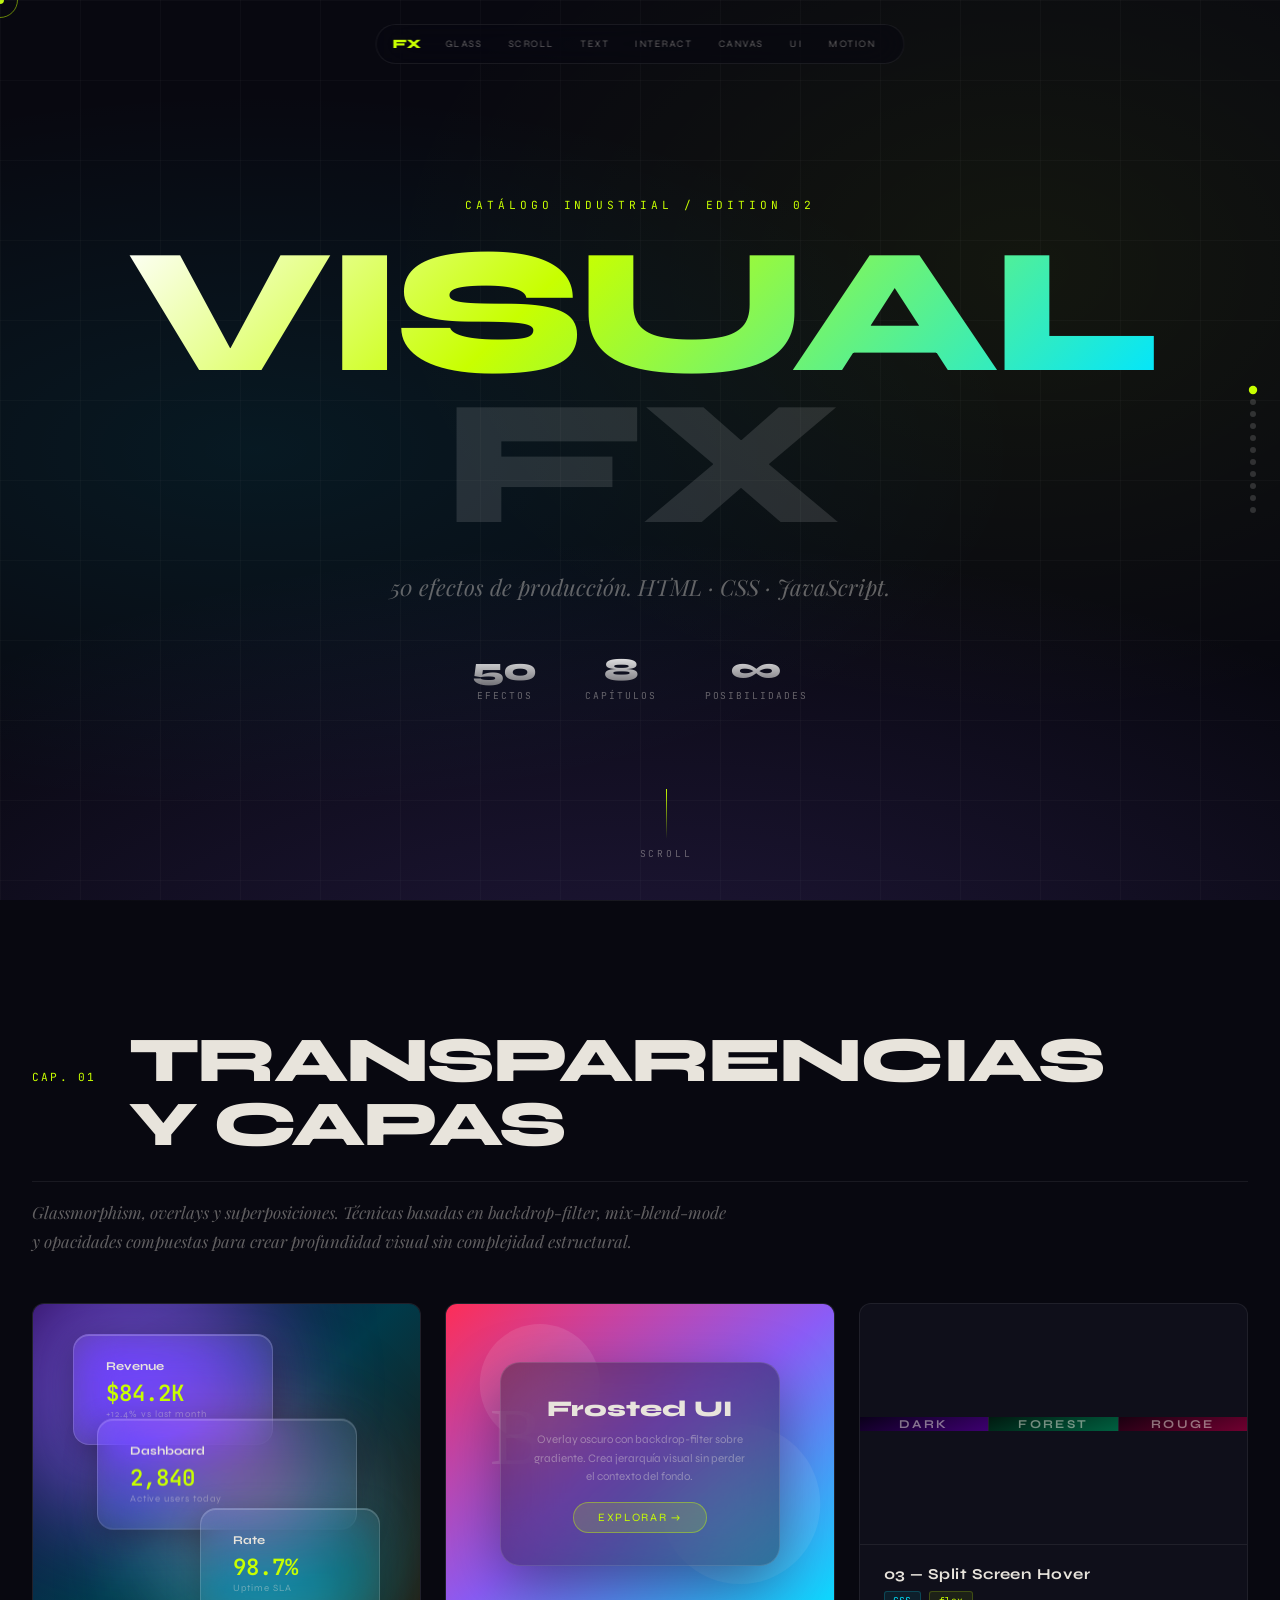
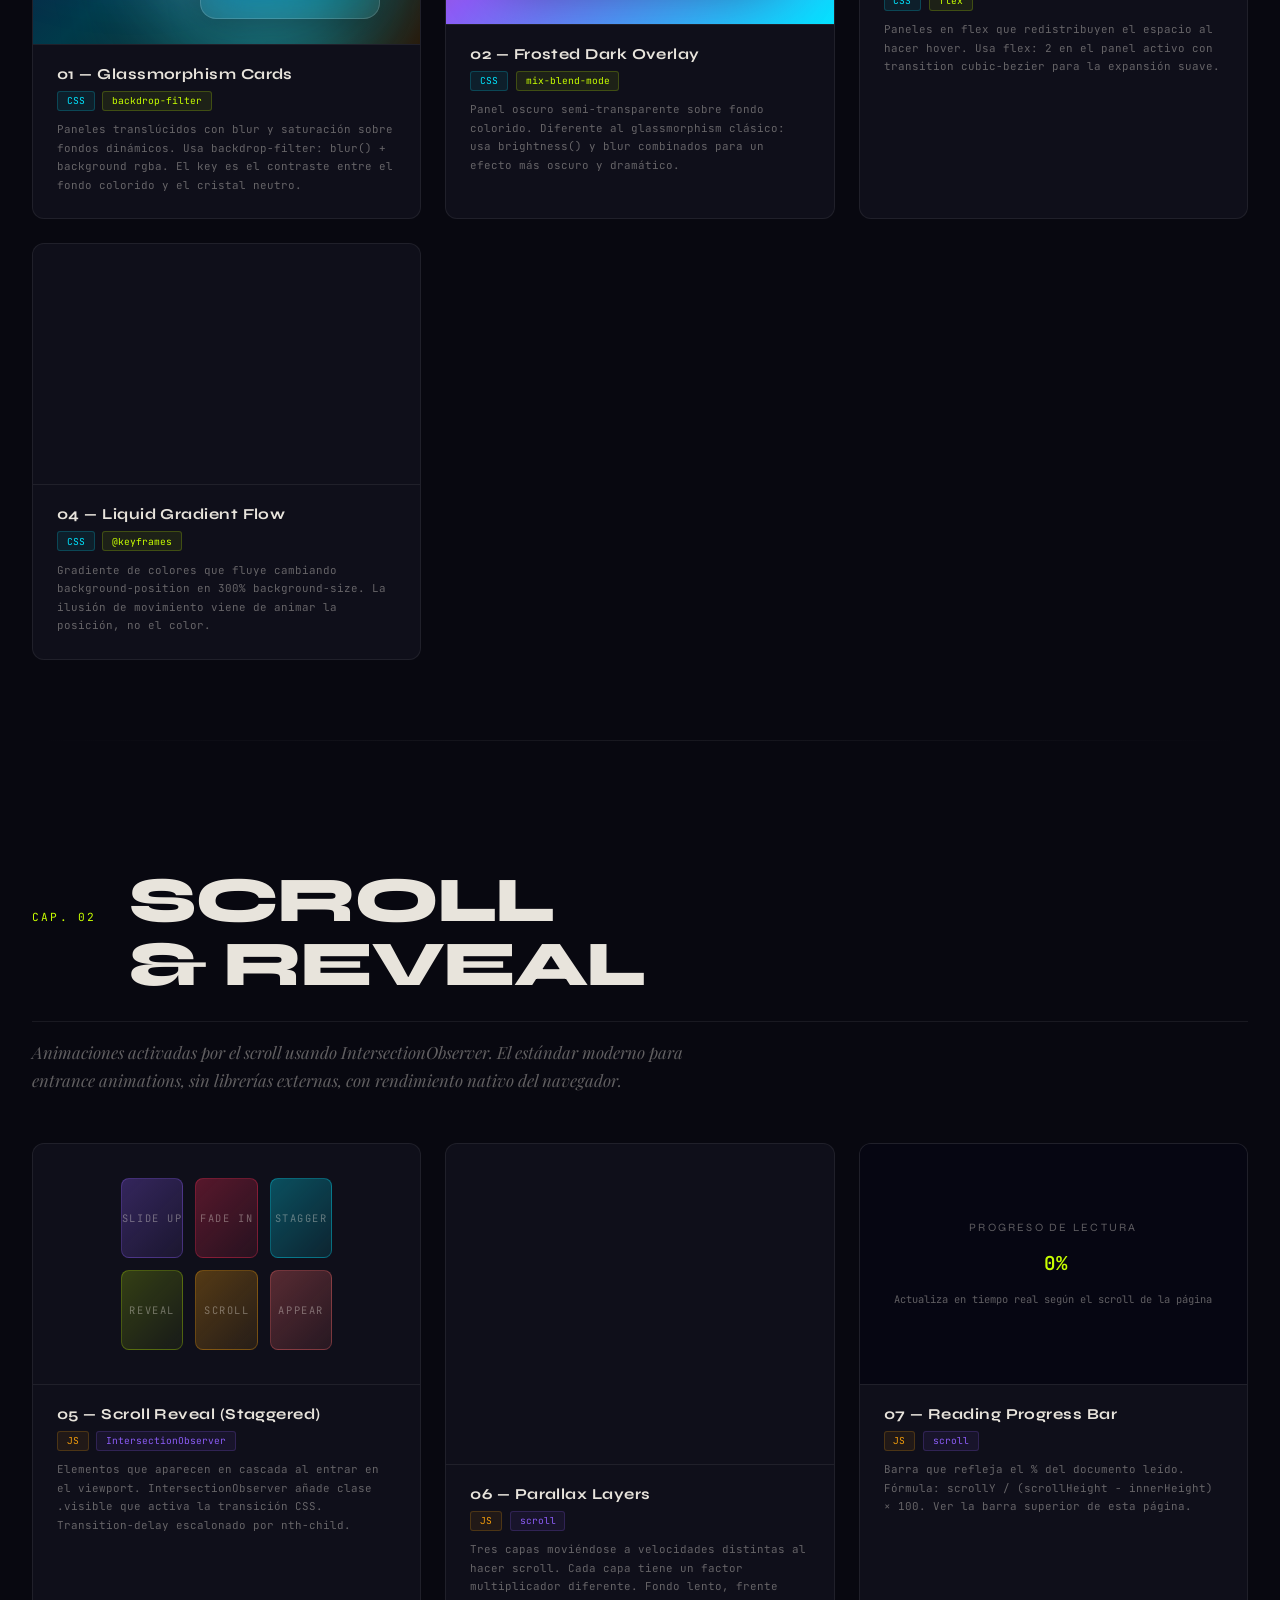
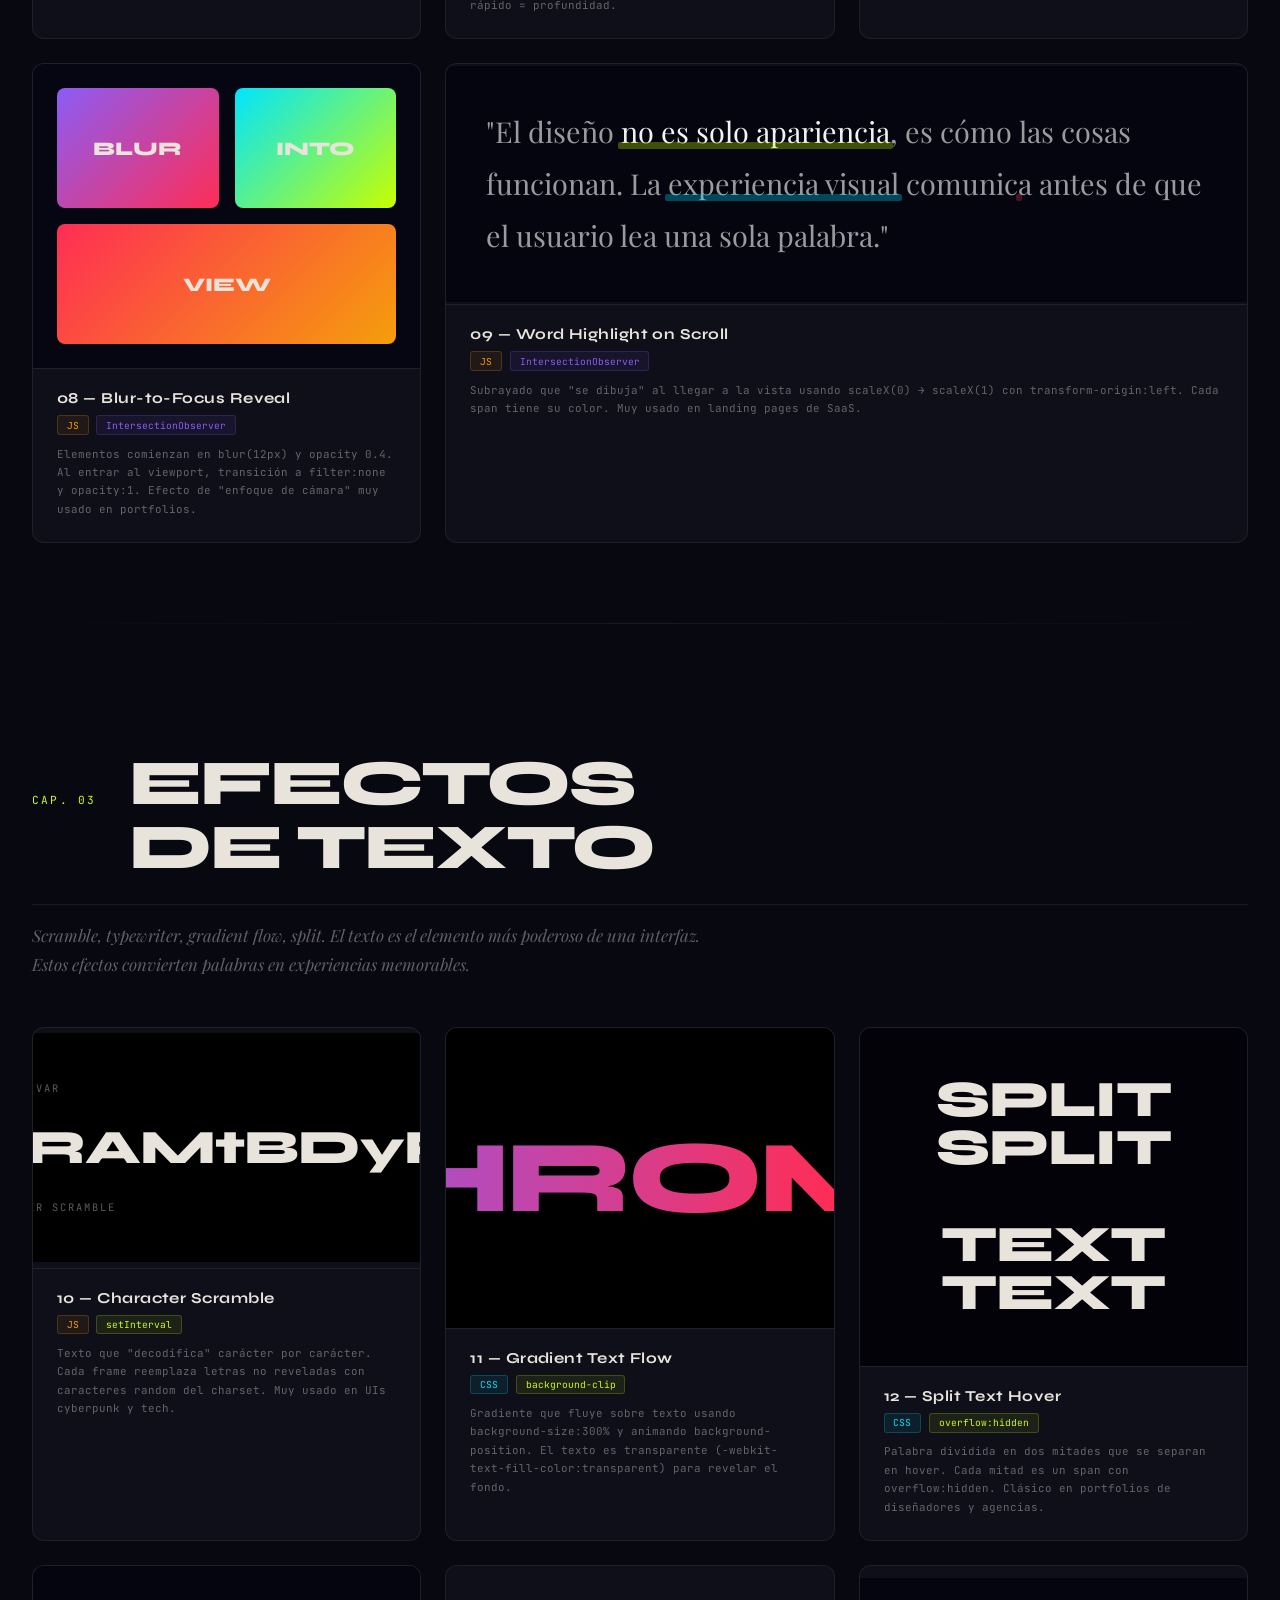
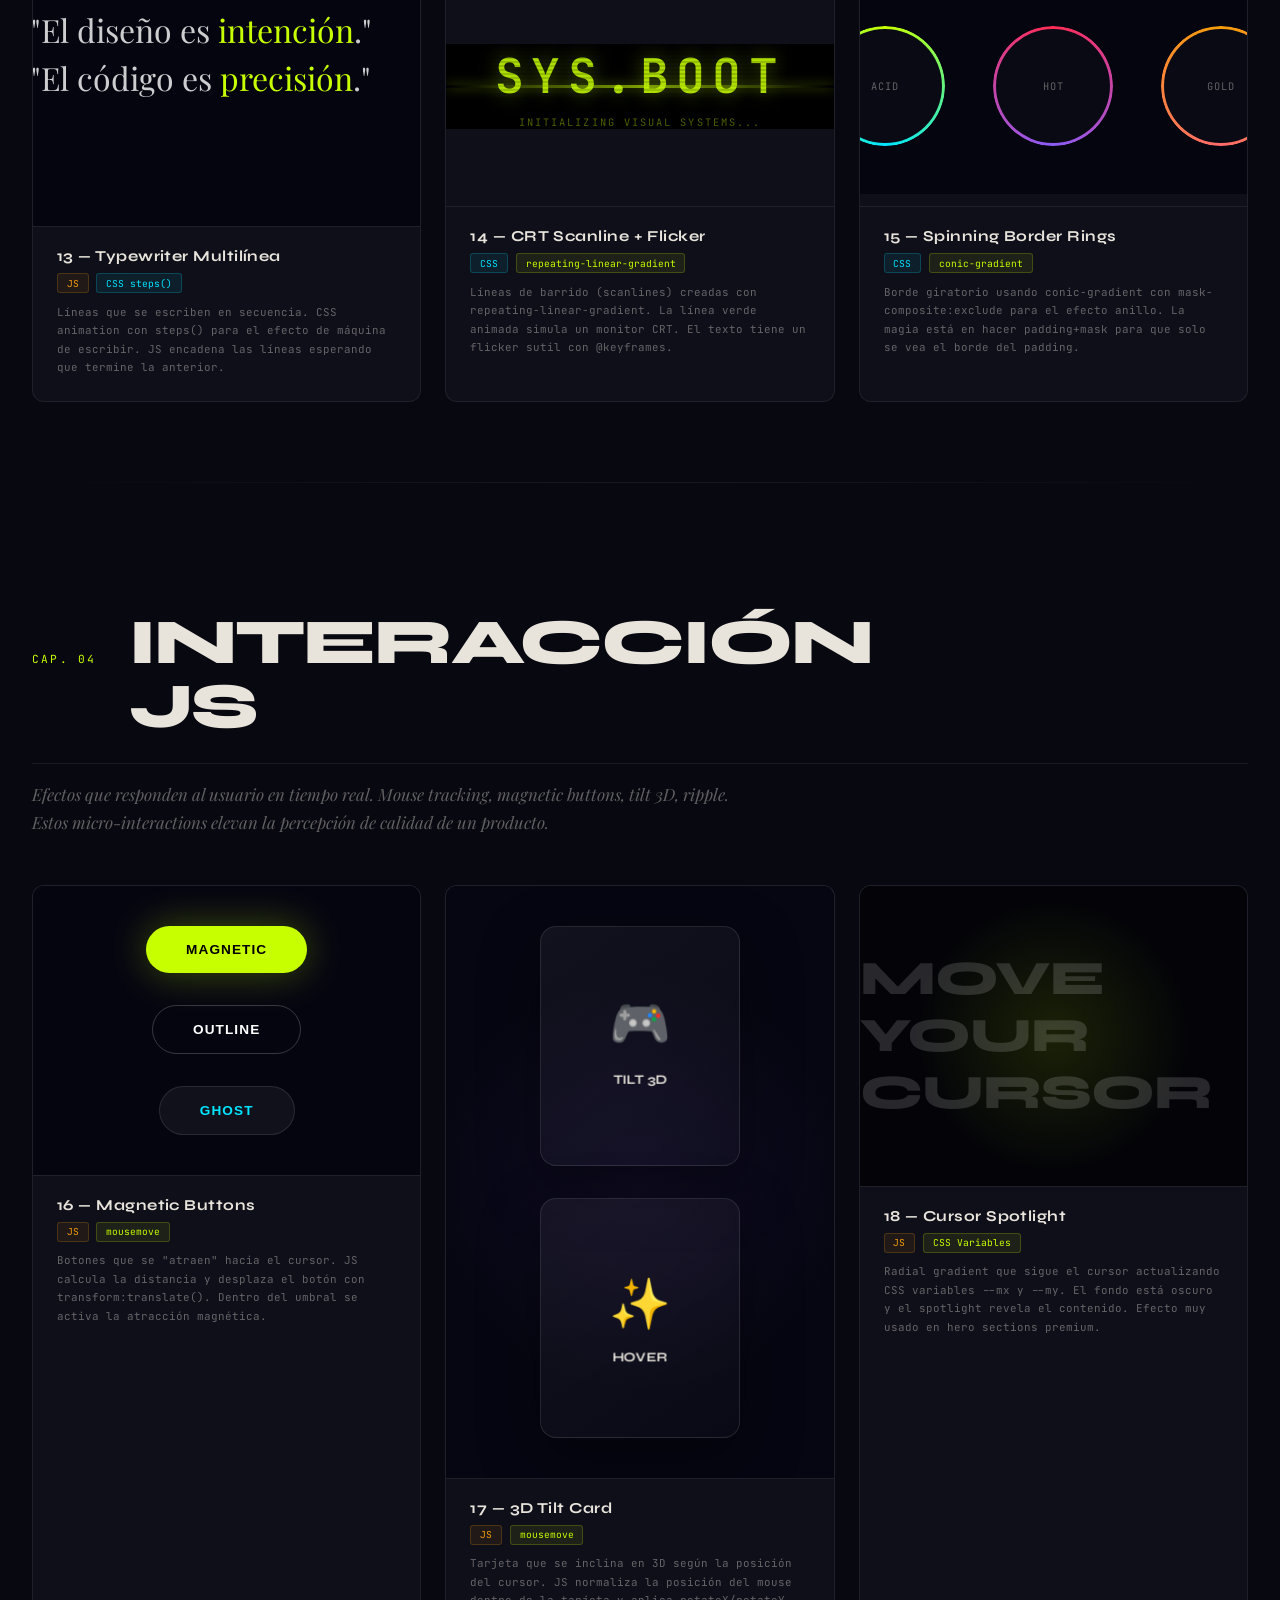
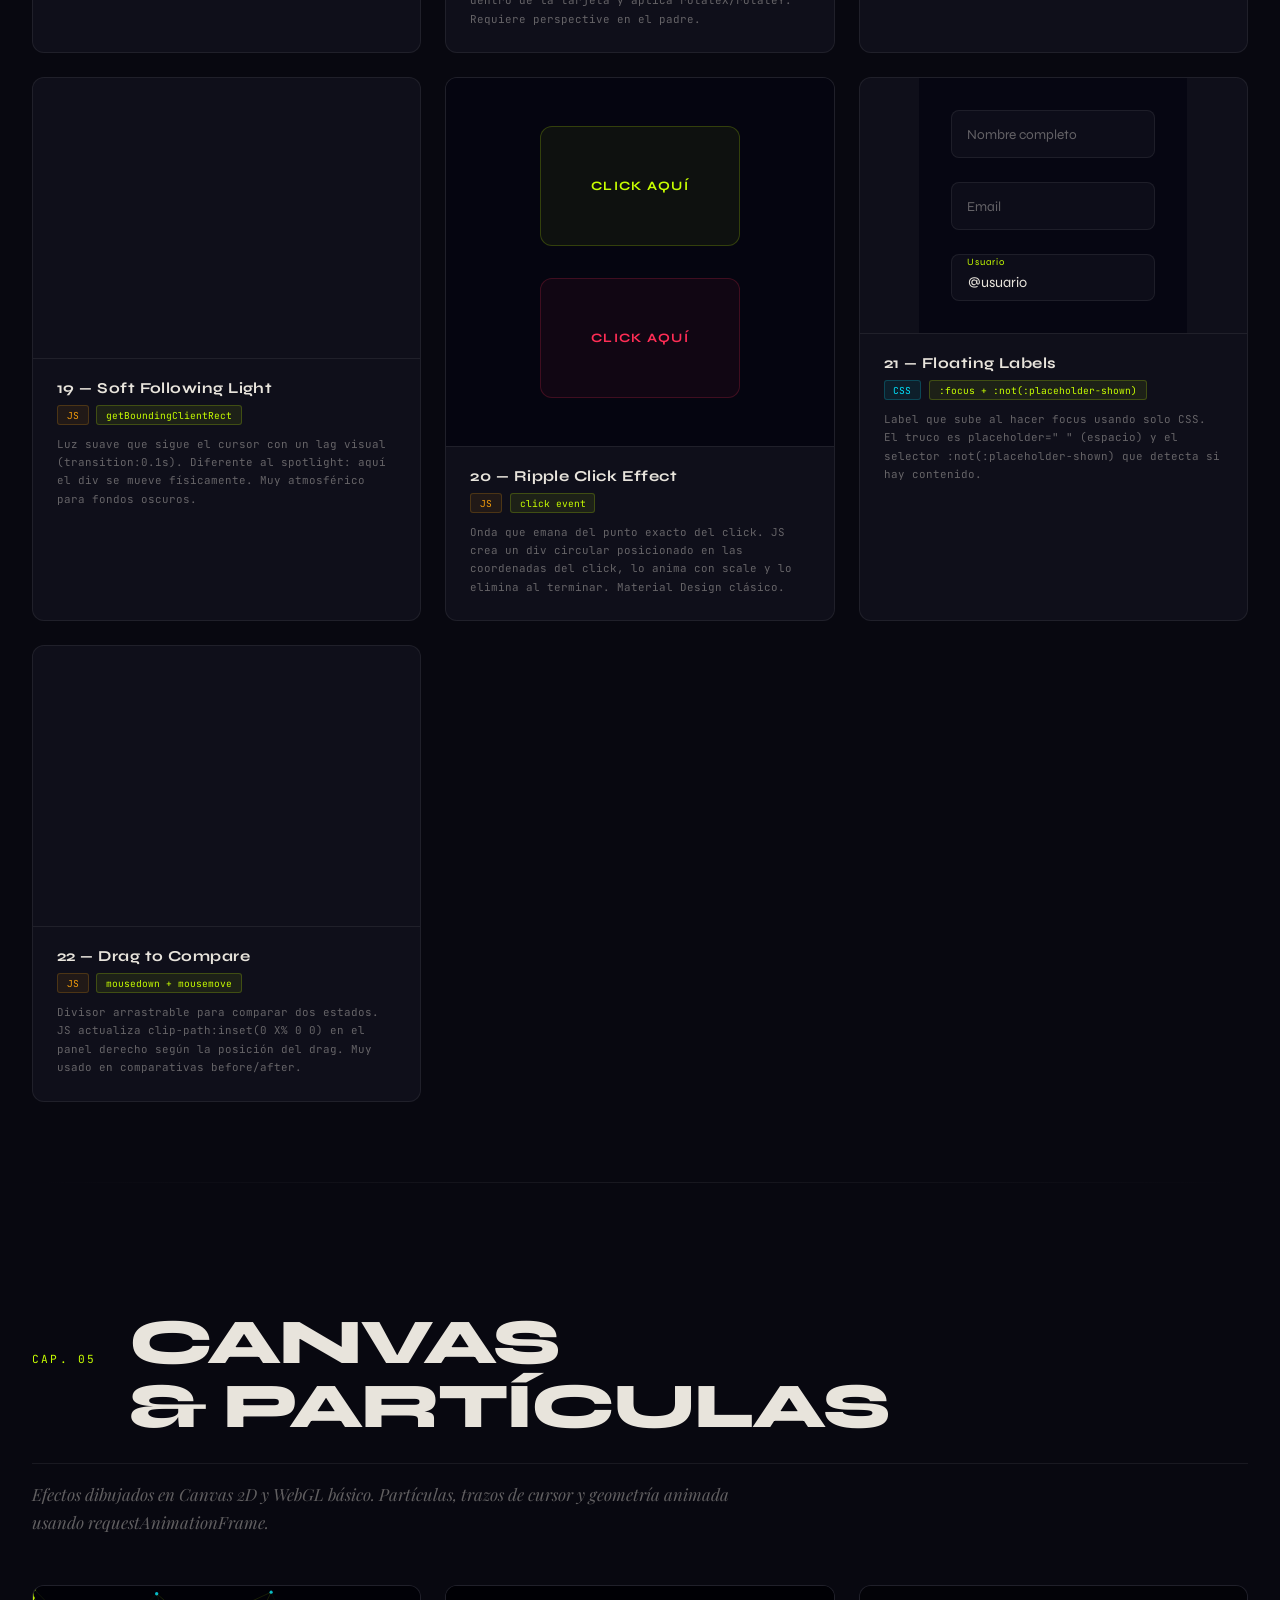
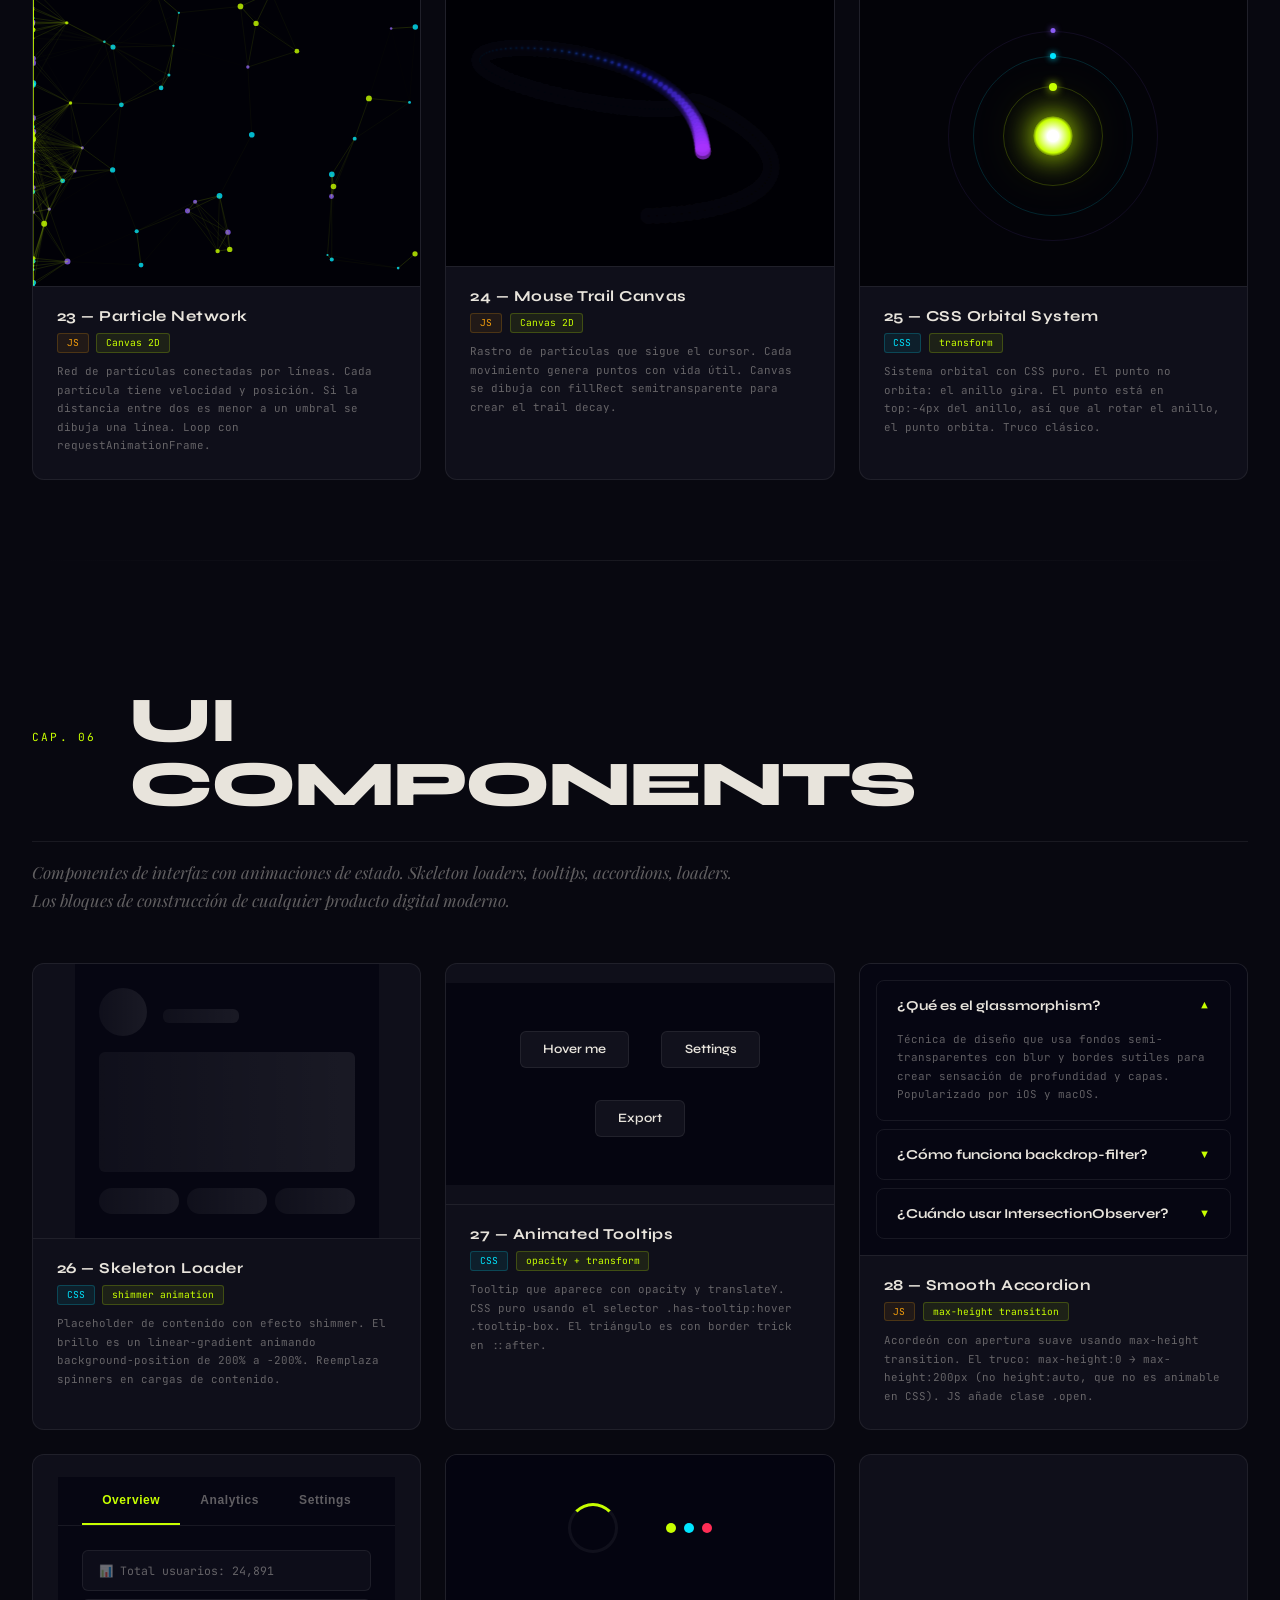
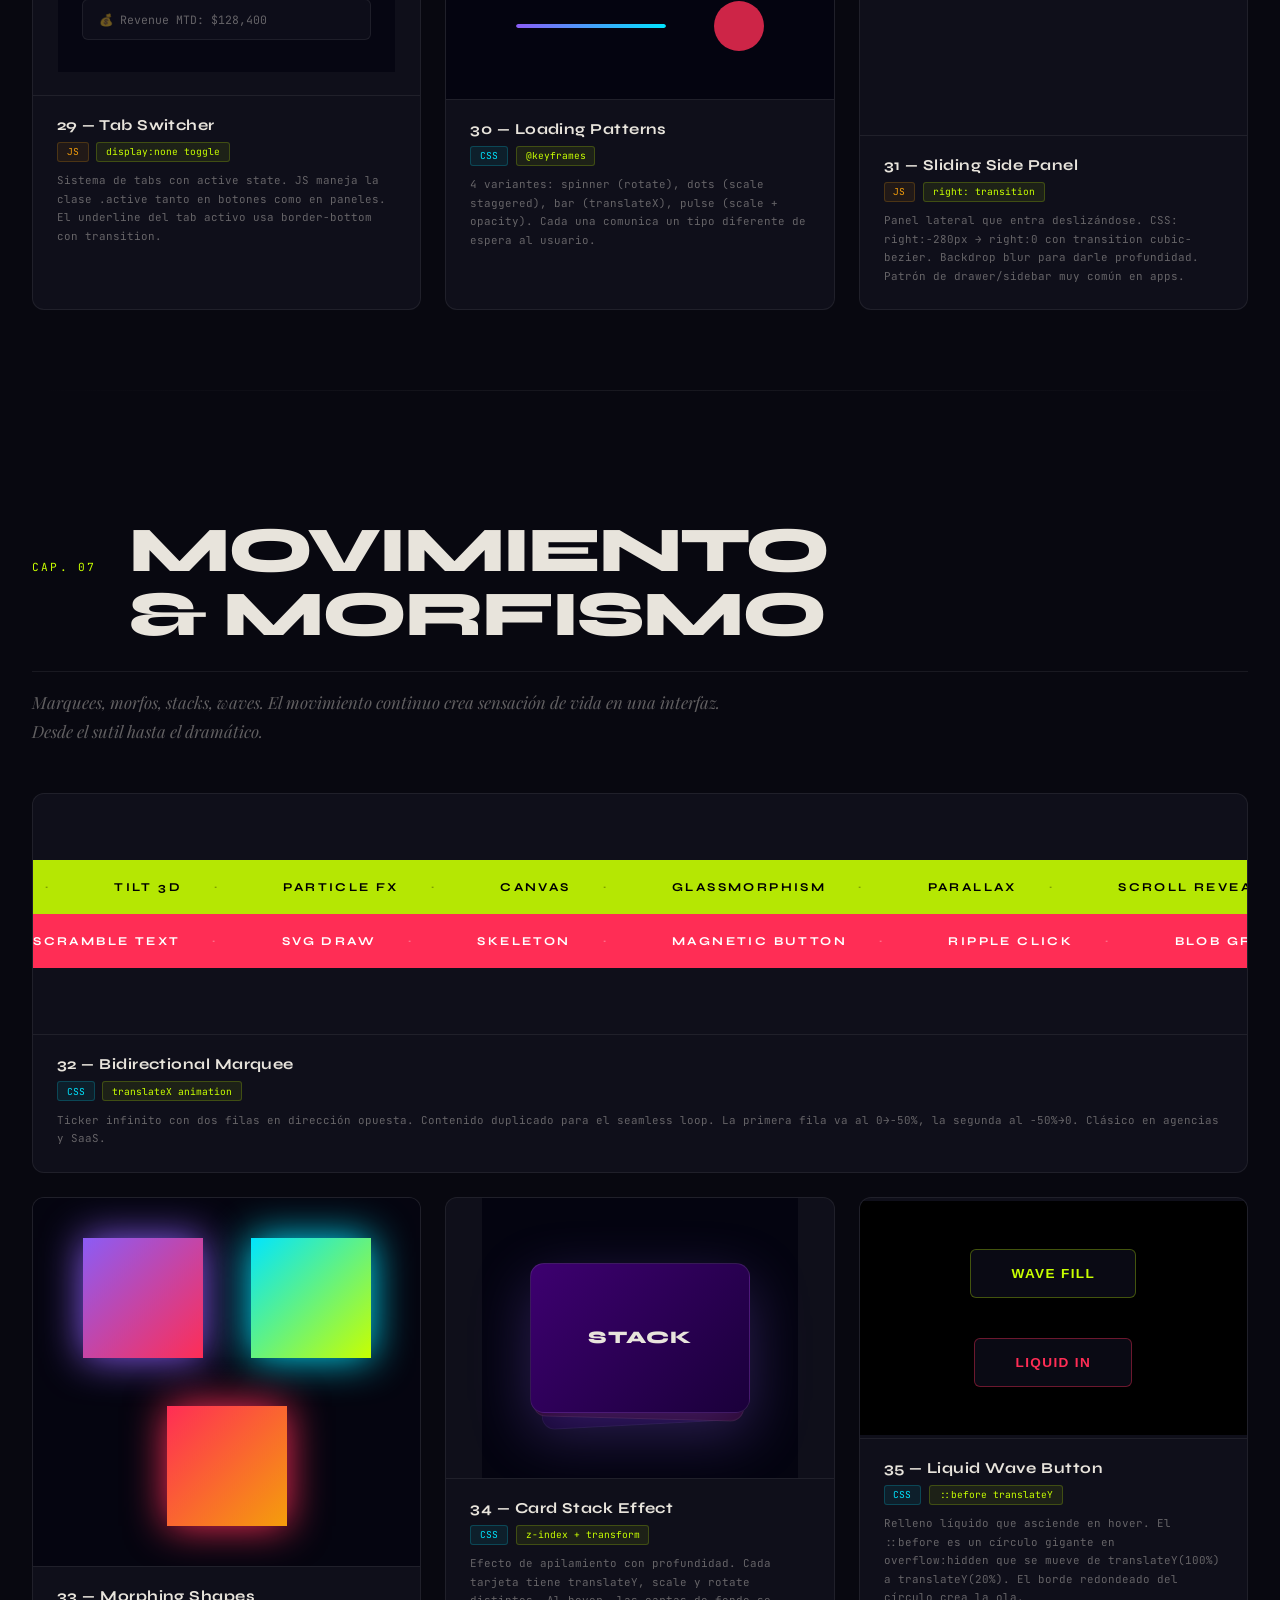
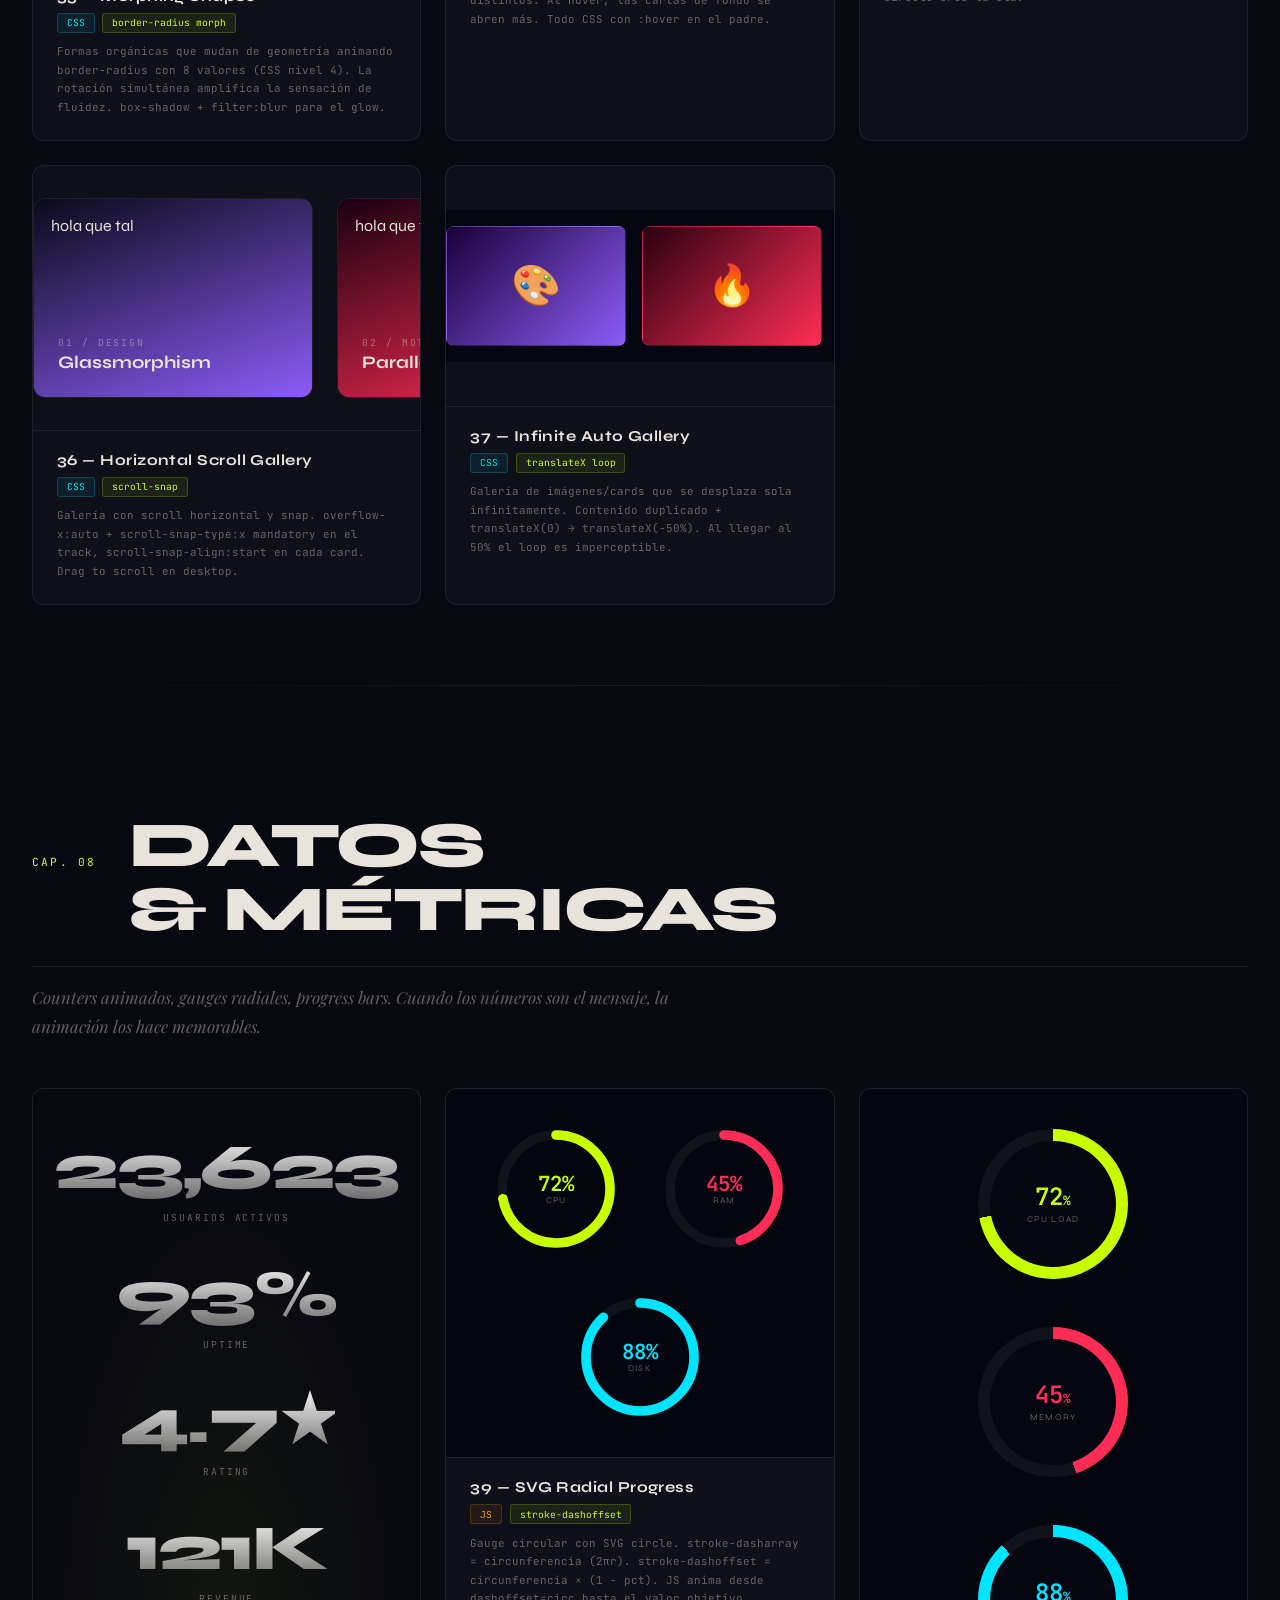
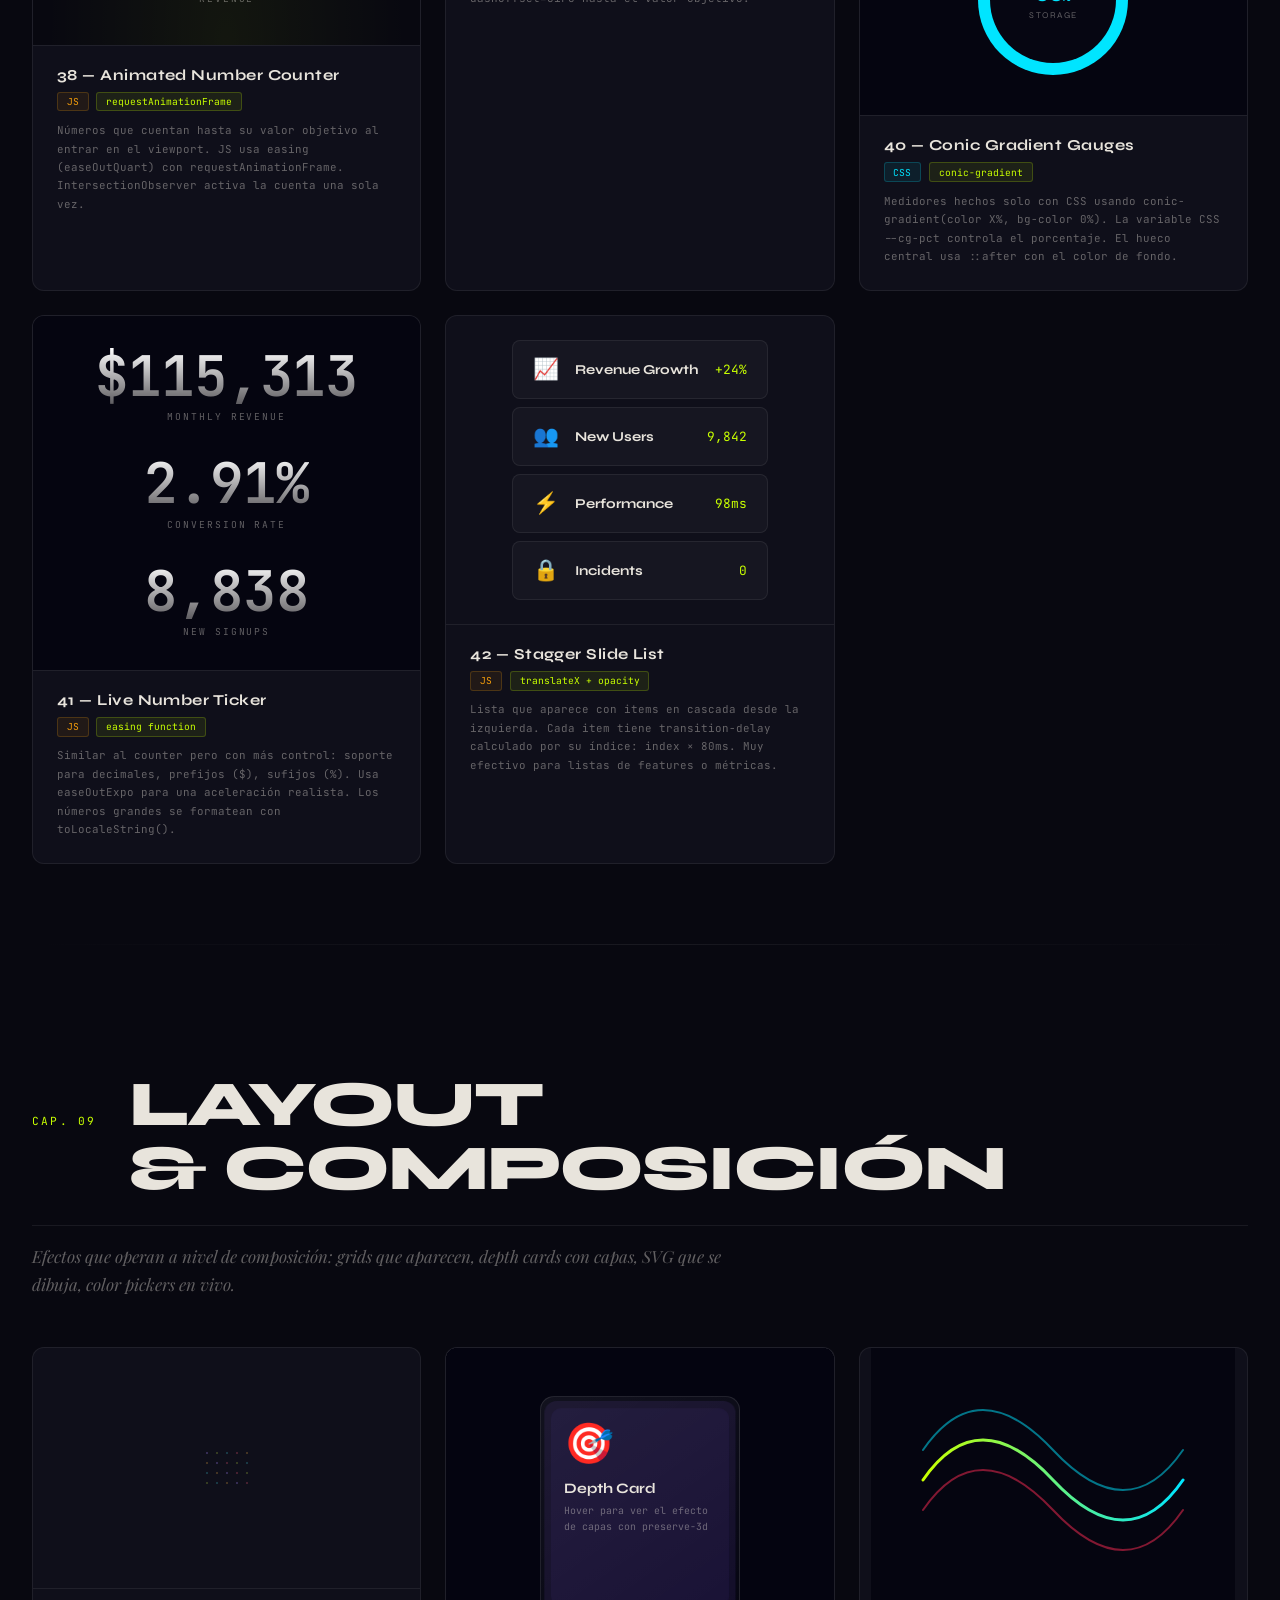
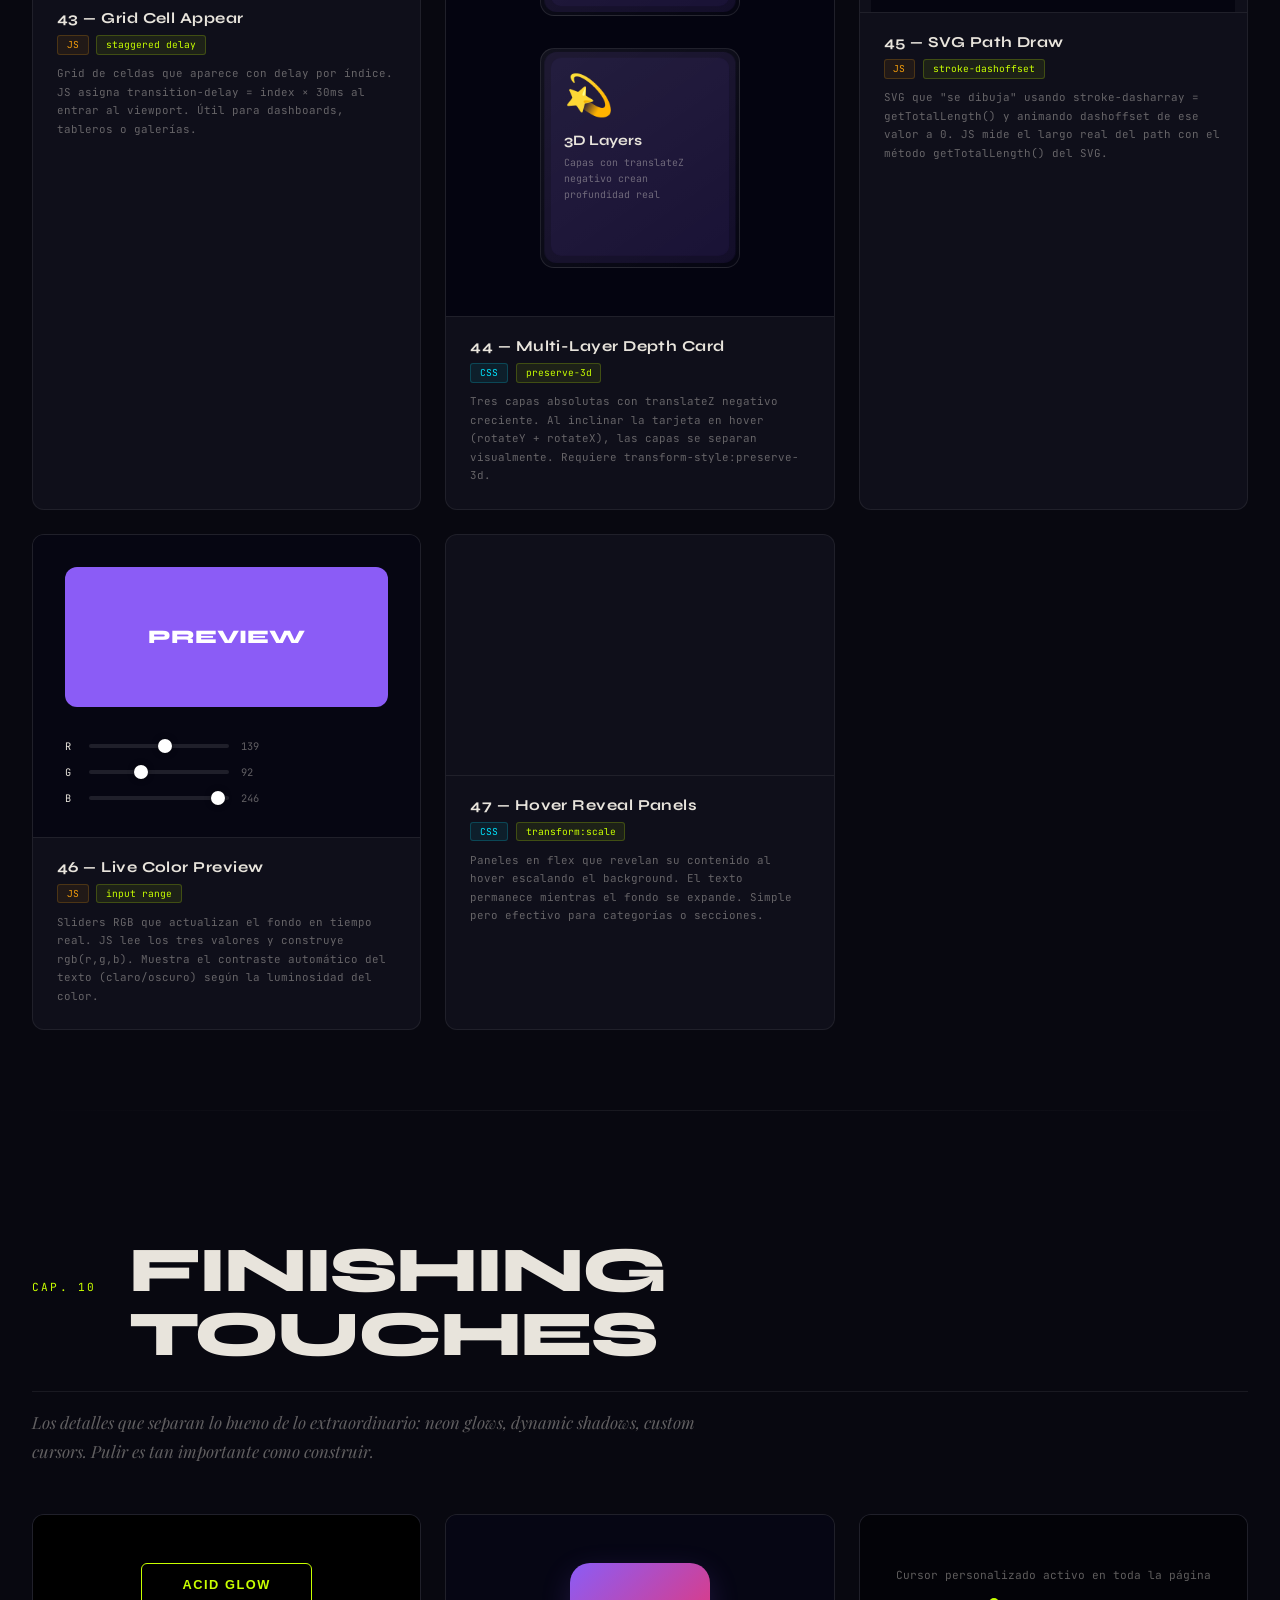
<file: catalogo-fx-v2.html>
<!DOCTYPE html>
<html lang="es">
<head>
<meta charset="UTF-8">
<meta name="viewport" content="width=device-width, initial-scale=1.0">
<title>VISUAL FX CATALOG — 50 Efectos Industriales</title>
<link href="https://fonts.googleapis.com/css2?family=Syne:wght@400;500;700;800&family=Playfair+Display:ital,wght@0,400;0,700;1,400&family=JetBrains+Mono:wght@300;400;600&display=swap" rel="stylesheet">
<style>
/* ══════════════════════════════════════════════
   TOKENS & RESET
══════════════════════════════════════════════ */
:root {
  --bg:       #080810;
  --surface:  #0f0f1a;
  --border:   rgba(255,255,255,0.07);
  --text:     #e8e4dc;
  --muted:    rgba(232,228,220,0.4);
  --acid:     #c8ff00;
  --hot:      #ff2d55;
  --cyan:     #00e5ff;
  --violet:   #8b5cf6;
  --gold:     #f59e0b;
  --coral:    #ff6b6b;
  --mint:     #0fffe5;
  --r: 0.75rem;
}

*, *::before, *::after { box-sizing: border-box; margin: 0; padding: 0; }
html { scroll-behavior: smooth; }
body {
  background: var(--bg);
  color: var(--text);
  font-family: 'Syne', sans-serif;
  overflow-x: hidden;
  cursor: none;
}

/* ══════════════════════════════════════════════
   CUSTOM CURSOR
══════════════════════════════════════════════ */
#cursor-dot {
  position: fixed;
  width: 8px; height: 8px;
  background: var(--acid);
  border-radius: 50%;
  pointer-events: none;
  z-index: 9999;
  transform: translate(-50%,-50%);
  transition: transform 0.1s, background 0.2s;
  mix-blend-mode: difference;
}
#cursor-ring {
  position: fixed;
  width: 36px; height: 36px;
  border: 1.5px solid rgba(200,255,0,0.5);
  border-radius: 50%;
  pointer-events: none;
  z-index: 9998;
  transform: translate(-50%,-50%);
  transition: width 0.3s, height 0.3s, border-color 0.3s, transform 0.08s;
}
body:has(a:hover) #cursor-ring,
body:has(button:hover) #cursor-ring,
body:has(.fx-card:hover) #cursor-ring {
  width: 60px; height: 60px;
  border-color: var(--hot);
}

/* ══════════════════════════════════════════════
   NAV PILL
══════════════════════════════════════════════ */
nav {
  position: fixed;
  top: 1.5rem; left: 50%;
  transform: translateX(-50%);
  z-index: 100;
  display: flex;
  align-items: center;
  gap: 0.25rem;
  padding: 0.5rem 1rem;
  background: rgba(8,8,16,0.6);
  backdrop-filter: blur(20px) saturate(1.5);
  border: 1px solid var(--border);
  border-radius: 100px;
}
nav a {
  font-size: 0.62rem;
  letter-spacing: 0.15em;
  text-transform: uppercase;
  color: var(--muted);
  text-decoration: none;
  padding: 0.3rem 0.7rem;
  border-radius: 100px;
  transition: color 0.2s, background 0.2s;
}
nav a:hover { color: var(--text); background: rgba(255,255,255,0.07); }
.nav-logo {
  font-family: 'Syne', sans-serif;
  font-weight: 800;
  font-size: 0.8rem;
  color: var(--acid);
  margin-right: 0.5rem;
  letter-spacing: 0.05em;
}

/* ══════════════════════════════════════════════
   PROGRESS BAR
══════════════════════════════════════════════ */
#progress-bar {
  position: fixed;
  top: 0; left: 0;
  height: 2px;
  background: linear-gradient(to right, var(--acid), var(--cyan));
  z-index: 200;
  width: 0%;
  transition: width 0.1s linear;
  box-shadow: 0 0 8px var(--acid);
}

/* ══════════════════════════════════════════════
   LAYOUT
══════════════════════════════════════════════ */
.chapter {
  padding: 8rem 2rem 5rem;
  max-width: 1300px;
  margin: 0 auto;
}
.chapter-header {
  display: flex;
  align-items: baseline;
  gap: 2rem;
  margin-bottom: 1rem;
  border-bottom: 1px solid var(--border);
  padding-bottom: 1.5rem;
}
.chapter-num {
  font-family: 'JetBrains Mono', monospace;
  font-size: 0.7rem;
  color: var(--acid);
  letter-spacing: 0.2em;
  white-space: nowrap;
}
.chapter-title {
  font-size: clamp(2.5rem, 5vw, 4.5rem);
  font-weight: 800;
  line-height: 1;
  letter-spacing: -0.03em;
}
.chapter-desc {
  font-family: 'Playfair Display', serif;
  font-style: italic;
  font-size: 1.05rem;
  color: var(--muted);
  line-height: 1.7;
  max-width: 700px;
  margin-bottom: 3rem;
}

.fx-grid {
  display: grid;
  grid-template-columns: repeat(auto-fill, minmax(380px, 1fr));
  gap: 1.5rem;
}
.fx-grid-wide { grid-template-columns: 1fr; }
.fx-grid-2    { grid-template-columns: repeat(auto-fill, minmax(500px, 1fr)); }
.fx-grid-3    { grid-template-columns: repeat(3, 1fr); }

@media(max-width:900px) {
  .fx-grid, .fx-grid-2, .fx-grid-3 { grid-template-columns: 1fr; }
}

.fx-card {
  background: var(--surface);
  border: 1px solid var(--border);
  border-radius: var(--r);
  overflow: hidden;
  transition: border-color 0.3s, transform 0.3s;
}
.fx-card:hover { border-color: rgba(200,255,0,0.2); transform: translateY(-3px); }
.fx-demo {
  min-height: 240px;
  display: flex;
  align-items: center;
  justify-content: center;
  position: relative;
  overflow: hidden;
}
.fx-info {
  padding: 1.25rem 1.5rem 1.5rem;
  border-top: 1px solid var(--border);
}
.fx-name {
  font-size: 0.95rem;
  font-weight: 700;
  letter-spacing: 0.03em;
  margin-bottom: 0.4rem;
}
.fx-tag {
  display: inline-block;
  font-family: 'JetBrains Mono', monospace;
  font-size: 0.6rem;
  padding: 0.15rem 0.55rem;
  border-radius: 3px;
  background: rgba(200,255,0,0.08);
  color: var(--acid);
  border: 1px solid rgba(200,255,0,0.2);
  margin-bottom: 0.6rem;
  margin-right: 0.3rem;
}
.fx-tag.t-js     { background: rgba(245,158,11,0.08); color: var(--gold);   border-color: rgba(245,158,11,0.2); }
.fx-tag.t-css    { background: rgba(0,229,255,0.08);  color: var(--cyan);   border-color: rgba(0,229,255,0.2);  }
.fx-tag.t-scroll { background: rgba(139,92,246,0.08); color: var(--violet); border-color: rgba(139,92,246,0.2); }
.fx-desc {
  font-family: 'JetBrains Mono', monospace;
  font-size: 0.68rem;
  color: var(--muted);
  line-height: 1.7;
}

.divider-line {
  height: 1px;
  background: linear-gradient(to right, transparent, var(--border), transparent);
  margin: 0 2rem;
}

/* ══════════════════════════════════════════════
   HERO
══════════════════════════════════════════════ */
#hero {
  height: 100vh;
  display: flex;
  align-items: center;
  justify-content: center;
  position: relative;
  overflow: hidden;
}
.hero-bg {
  position: absolute; inset: 0;
  background: radial-gradient(ellipse 80% 60% at 50% 120%, rgba(139,92,246,0.2), transparent),
              radial-gradient(ellipse 60% 40% at 20% 50%, rgba(0,229,255,0.08), transparent),
              radial-gradient(ellipse 50% 50% at 80% 30%, rgba(200,255,0,0.06), transparent);
}
.hero-grid {
  position: absolute; inset: 0;
  background-image:
    linear-gradient(rgba(255,255,255,0.025) 1px, transparent 1px),
    linear-gradient(90deg, rgba(255,255,255,0.025) 1px, transparent 1px);
  background-size: 80px 80px;
}
.hero-content { position: relative; z-index: 2; text-align: center; }
.hero-eyebrow {
  font-family: 'JetBrains Mono', monospace;
  font-size: 0.7rem;
  letter-spacing: 0.35em;
  color: var(--acid);
  text-transform: uppercase;
  margin-bottom: 1.5rem;
  opacity: 0;
  animation: heroIn 0.8s ease 0.2s forwards;
}
.hero-h1 {
  font-size: clamp(4.5rem, 14vw, 13rem);
  font-weight: 800;
  line-height: 0.85;
  letter-spacing: -0.04em;
  opacity: 0;
  animation: heroIn 0.8s ease 0.4s forwards;
}
.hero-h1 span {
  display: block;
  background: linear-gradient(135deg, #fff 0%, var(--acid) 40%, var(--cyan) 100%);
  -webkit-background-clip: text; -webkit-text-fill-color: transparent;
  background-clip: text;
}
.hero-h1 em {
  display: block;
  font-style: normal;
  color: rgba(255,255,255,0.12);
  -webkit-text-fill-color: initial;
}
.hero-sub {
  font-family: 'Playfair Display', serif;
  font-style: italic;
  font-size: clamp(1rem, 2.5vw, 1.4rem);
  color: var(--muted);
  margin-top: 2rem;
  opacity: 0;
  animation: heroIn 0.8s ease 0.6s forwards;
}
.hero-stats {
  display: flex;
  justify-content: center;
  gap: 3rem;
  margin-top: 3rem;
  opacity: 0;
  animation: heroIn 0.8s ease 0.8s forwards;
}
.hero-stat-num {
  font-size: 2rem; font-weight: 800;
  background: linear-gradient(to bottom, #fff, var(--muted));
  -webkit-background-clip: text; -webkit-text-fill-color: transparent;
  background-clip: text;
}
.hero-stat-label {
  font-family: 'JetBrains Mono', monospace;
  font-size: 0.6rem;
  letter-spacing: 0.2em;
  text-transform: uppercase;
  color: var(--muted);
}
@keyframes heroIn { from { opacity:0; transform: translateY(24px); } to { opacity:1; transform:none; } }

.hero-scroll {
  position: absolute; bottom: 2.5rem; left: 50%;
  transform: translateX(-50%);
  display: flex; flex-direction: column; align-items: center; gap: 0.5rem;
  font-family: 'JetBrains Mono', monospace;
  font-size: 0.6rem; letter-spacing: 0.3em; color: var(--muted);
  animation: heroIn 1s ease 1.2s both;
}
.hero-scroll-line {
  width: 1px; height: 50px;
  background: linear-gradient(to bottom, var(--acid), transparent);
  animation: scrollPulse 2s ease-in-out infinite;
}
@keyframes scrollPulse { 0%,100%{opacity:.3} 50%{opacity:1} }

/* ══════════════════════════════════════════════
   FX 01 — GLASSMORPHISM
══════════════════════════════════════════════ */
.glass-scene {
  width: 100%; height: 340px;
  background: linear-gradient(135deg, #1a0040, #003a4a, #2a1000);
  position: relative;
  overflow: hidden;
}
.glass-blob {
  position: absolute;
  border-radius: 50%;
  filter: blur(50px);
  animation: blobDrift 8s ease-in-out infinite;
}
.gb1 { width:280px;height:280px; background:rgba(139,92,246,0.6); top:-60px; left:-40px; }
.gb2 { width:220px;height:220px; background:rgba(0,229,255,0.5); bottom:-40px; right:10%; animation-delay:-3s; animation-duration:10s; }
.gb3 { width:180px;height:180px; background:rgba(255,45,85,0.4); top:30%; right:20%; animation-delay:-6s; }
@keyframes blobDrift {
  0%,100%{transform:translate(0,0)}
  33%{transform:translate(20px,-30px)}
  66%{transform:translate(-15px,20px)}
}
.glass-panel {
  position: absolute;
  background: rgba(255,255,255,0.08);
  backdrop-filter: blur(20px) saturate(1.8);
  border: 1px solid rgba(255,255,255,0.15);
  border-radius: 16px;
  padding: 1.5rem 2rem;
  box-shadow: 0 8px 32px rgba(0,0,0,0.3), inset 0 1px 0 rgba(255,255,255,0.2);
  transition: transform 0.3s;
}
.glass-panel:hover { transform: scale(1.03); }
.gp1 { top: 30px; left: 40px; width: 200px; }
.gp2 { top: 50%; left: 50%; transform: translate(-50%,-50%); width: 260px; }
.gp3 { bottom: 25px; right: 40px; width: 180px; }
.gp2:hover { transform: translate(-50%,-50%) scale(1.03); }
.glass-label { font-size: 0.75rem; font-weight: 700; margin-bottom: 0.3rem; }
.glass-val { font-family: 'JetBrains Mono', monospace; font-size: 1.4rem; font-weight: 600; color: var(--acid); }
.glass-sub { font-size: 0.6rem; color: var(--muted); letter-spacing:0.1em; }

/* FX 02 — FROSTED OVERLAY */
.frost-scene {
  width:100%; height:320px;
  background: url('data:image/svg+xml,<svg xmlns="http://www.w3.org/2000/svg" width="400" height="320"><defs><linearGradient id="g1" x1="0%25" y1="0%25" x2="100%25" y2="100%25"><stop offset="0%25" stop-color="%23ff2d55"/><stop offset="50%25" stop-color="%238b5cf6"/><stop offset="100%25" stop-color="%2300e5ff"/></linearGradient></defs><rect width="400" height="320" fill="url(%23g1)"/><circle cx="100" cy="80" r="60" fill="rgba(255,255,255,0.1)"/><circle cx="300" cy="200" r="80" fill="rgba(255,255,255,0.08)"/><text x="50" y="160" font-size="80" fill="rgba(255,255,255,0.15)" font-family="serif">BG</text></svg>') center/cover;
  position: relative; overflow: hidden;
  display: flex; align-items: center; justify-content: center;
}
.frost-overlay {
  width: 280px; padding: 2rem;
  background: rgba(8,8,16,0.4);
  backdrop-filter: blur(30px) brightness(1.1);
  border: 1px solid rgba(255,255,255,0.12);
  border-radius: 20px;
  text-align: center;
  box-shadow: 0 20px 60px rgba(0,0,0,0.4);
}
.frost-title { font-size: 1.4rem; font-weight: 800; margin-bottom: 0.5rem; }
.frost-body  { font-size: 0.72rem; color: var(--muted); line-height: 1.6; }
.frost-btn {
  display: inline-block; margin-top: 1rem;
  padding: 0.5rem 1.5rem;
  background: rgba(200,255,0,0.15);
  border: 1px solid rgba(200,255,0,0.4);
  border-radius: 100px;
  font-size: 0.7rem; letter-spacing: 0.15em; text-transform: uppercase;
  color: var(--acid); cursor: pointer;
  transition: background 0.2s, transform 0.2s;
}
.frost-btn:hover { background: rgba(200,255,0,0.25); transform: scale(1.05); }

/* FX 03 — SCROLL REVEAL (IntersectionObserver) */
.reveal-item {
  opacity: 0;
  transform: translateY(40px);
  transition: opacity 0.7s ease, transform 0.7s ease;
}
.reveal-item.visible {
  opacity: 1;
  transform: none;
}
.reveal-item:nth-child(2) { transition-delay: 0.1s; }
.reveal-item:nth-child(3) { transition-delay: 0.2s; }
.reveal-item:nth-child(4) { transition-delay: 0.3s; }
.reveal-item:nth-child(5) { transition-delay: 0.4s; }

.reveal-demo {
  display: grid;
  grid-template-columns: repeat(3,1fr);
  gap: 0.75rem;
  padding: 1.5rem;
}
.reveal-block {
  height: 80px;
  border-radius: 8px;
  display: flex; align-items: center; justify-content: center;
  font-family: 'JetBrains Mono', monospace;
  font-size: 0.65rem; letter-spacing: 0.15em; color: var(--muted);
}
.rb1 { background: linear-gradient(135deg, rgba(139,92,246,0.3), rgba(139,92,246,0.1)); border:1px solid rgba(139,92,246,0.3); }
.rb2 { background: linear-gradient(135deg, rgba(255,45,85,0.3), rgba(255,45,85,0.1));  border:1px solid rgba(255,45,85,0.3);  }
.rb3 { background: linear-gradient(135deg, rgba(0,229,255,0.3), rgba(0,229,255,0.1));  border:1px solid rgba(0,229,255,0.3);  }
.rb4 { background: linear-gradient(135deg, rgba(200,255,0,0.2), rgba(200,255,0,0.05)); border:1px solid rgba(200,255,0,0.25); }
.rb5 { background: linear-gradient(135deg, rgba(245,158,11,0.3), rgba(245,158,11,0.1));border:1px solid rgba(245,158,11,0.3); }
.rb6 { background: linear-gradient(135deg, rgba(255,107,107,0.3),rgba(255,107,107,0.1));border:1px solid rgba(255,107,107,0.3);}

/* FX 04 — PARALLAX */
.parallax-scene {
  height: 320px; overflow: hidden;
  position: relative;
}
.plx-layer {
  position: absolute; inset: 0;
  background-size: cover;
  will-change: transform;
}
.plx-bg {
  background: radial-gradient(ellipse at 50% 80%, rgba(139,92,246,0.4), transparent 60%),
              radial-gradient(ellipse at 20% 20%, rgba(0,229,255,0.3), transparent 50%),
              #060612;
}
.plx-mid {
  display: flex; align-items: center; justify-content: center;
}
.plx-circles {
  position: absolute;
  width: 400px; height: 400px;
  border-radius: 50%;
  border: 1px solid rgba(200,255,0,0.08);
  top: 50%; left: 50%;
  transform: translate(-50%,-50%);
}
.plx-circles::before {
  content: '';
  position: absolute; inset: 30px;
  border-radius: 50%;
  border: 1px solid rgba(0,229,255,0.06);
}
.plx-circles::after {
  content: '';
  position: absolute; inset: 70px;
  border-radius: 50%;
  border: 1px solid rgba(255,45,85,0.08);
}
.plx-fg {
  display: flex; align-items: center; justify-content: center;
}
.plx-text {
  font-size: clamp(2rem,5vw,3.5rem);
  font-weight: 800; letter-spacing: -0.03em;
  background: linear-gradient(to right, #fff 30%, var(--acid));
  -webkit-background-clip: text; -webkit-text-fill-color: transparent;
  background-clip: text;
  pointer-events: none;
}

/* FX 05 — TYPEWRITER / SCRAMBLE */
.scramble-demo {
  background: #000;
  padding: 3rem;
  display: flex; flex-direction: column; gap: 1.5rem;
}
.scramble-text {
  font-size: clamp(1.8rem, 4vw, 3rem);
  font-weight: 800;
  letter-spacing: -0.02em;
  min-height: 1.2em;
  cursor: default;
}
.scramble-cursor::after {
  content: '|';
  color: var(--acid);
  animation: blinkCursor 0.75s step-end infinite;
}
@keyframes blinkCursor { 50%{opacity:0} }
.scramble-label {
  font-family: 'JetBrains Mono', monospace;
  font-size: 0.65rem; letter-spacing: 0.2em;
  color: var(--muted); text-transform: uppercase;
}

/* FX 06 — MAGNETIC BUTTON */
.mag-demo {
  display: flex; flex-wrap: wrap; gap: 2rem;
  align-items: center; justify-content: center;
  padding: 2.5rem;
  background: #050510;
}
.mag-btn {
  position: relative;
  padding: 1rem 2.5rem;
  border-radius: 100px;
  font-size: 0.85rem; font-weight: 700; letter-spacing: 0.08em;
  cursor: pointer; border: none; overflow: hidden;
  transition: transform 0.3s cubic-bezier(.25,.46,.45,.94);
}
.mag-btn-primary {
  background: var(--acid); color: #000;
  box-shadow: 0 0 40px rgba(200,255,0,0.3);
}
.mag-btn-outline {
  background: transparent;
  border: 1.5px solid rgba(255,255,255,0.2);
  color: #fff;
}
.mag-btn-ghost {
  background: rgba(255,255,255,0.05);
  border: 1.5px solid rgba(255,255,255,0.1);
  color: var(--cyan);
}
.mag-btn .btn-ripple {
  position: absolute;
  border-radius: 50%;
  background: rgba(255,255,255,0.3);
  transform: scale(0);
  animation: rippleAnim 0.6s linear;
  pointer-events: none;
}
@keyframes rippleAnim { to{transform:scale(4); opacity:0} }

/* FX 07 — HOVER SPLIT TEXT */
.split-demo {
  display: flex; align-items: center; justify-content: center;
  background: #020208; padding: 3rem;
  gap: 3rem; flex-wrap: wrap;
}
.split-word {
  font-size: clamp(2rem,4vw,3.5rem);
  font-weight: 800; letter-spacing: -0.02em;
  position: relative; cursor: default;
  display: inline-block;
  overflow: hidden;
}
.split-word .top-half, .split-word .bot-half {
  display: block; line-height: 0.95;
  transition: transform 0.35s cubic-bezier(.25,.46,.45,.94), color 0.35s;
}
.split-word:hover .top-half { transform: translateY(-8px); color: var(--acid); }
.split-word:hover .bot-half { transform: translateY(8px);  color: var(--hot); }

/* FX 08 — STAGGER LIST */
.stagger-list {
  list-style: none;
  padding: 1.5rem;
  display: flex; flex-direction: column; gap: 0.5rem;
}
.stagger-item {
  display: flex; align-items: center; gap: 1rem;
  padding: 1rem 1.25rem;
  background: rgba(255,255,255,0.03);
  border: 1px solid var(--border);
  border-radius: 8px;
  opacity: 0; transform: translateX(-20px);
  transition: opacity 0.5s, transform 0.5s, background 0.2s;
}
.stagger-item.visible { opacity:1; transform:none; }
.stagger-item:hover { background: rgba(255,255,255,0.06); }
.si-icon { font-size: 1.3rem; }
.si-name { font-size: 0.85rem; font-weight: 700; }
.si-val  { margin-left: auto; font-family: 'JetBrains Mono', monospace; font-size: 0.8rem; color: var(--acid); }

/* FX 09 — PARTICLE CANVAS */
#particle-canvas {
  width: 100%; height: 300px;
  display: block;
  background: #020208;
}

/* FX 10 — NOISE BG + GRAIN */
.noise-fx {
  width: 100%; height: 300px;
  position: relative; overflow: hidden;
  background: linear-gradient(135deg, #0a001a, #001020, #1a0800);
}
.noise-fx::before {
  content: '';
  position: absolute; inset: 0;
  background-image: url("data:image/svg+xml,%3Csvg xmlns='http://www.w3.org/2000/svg' width='300' height='300'%3E%3Cfilter id='n'%3E%3CfeTurbulence type='fractalNoise' baseFrequency='0.75' numOctaves='4' stitchTiles='stitch'/%3E%3C/filter%3E%3Crect width='300' height='300' filter='url(%23n)' opacity='0.18'/%3E%3C/svg%3E");
  background-repeat: repeat;
  mix-blend-mode: overlay; pointer-events: none;
}
.noise-fx::after {
  content: '';
  position: absolute; inset: 0;
  background:
    radial-gradient(ellipse at 25% 50%, rgba(200,255,0,0.12), transparent 55%),
    radial-gradient(ellipse at 75% 50%, rgba(0,229,255,0.10), transparent 55%);
}
.noise-content {
  position: absolute; inset: 0; z-index: 2;
  display: flex; align-items: center; justify-content: center; flex-direction: column; gap: 0.5rem;
}
.noise-title {
  font-family: 'Playfair Display', serif;
  font-style: italic;
  font-size: clamp(2rem,4vw,3.2rem);
  font-weight: 400;
  color: rgba(255,255,255,0.9);
}
.noise-sub {
  font-family: 'JetBrains Mono', monospace;
  font-size: 0.65rem; letter-spacing: 0.25em; text-transform: uppercase;
  color: var(--muted);
}

/* FX 11 — SVG STROKE DRAW */
.svg-draw-demo {
  background: #050510; padding: 2rem;
  display: flex; align-items: center; justify-content: center;
  min-height: 260px;
}
.svg-path-anim {
  stroke-dasharray: 1000;
  stroke-dashoffset: 1000;
  transition: stroke-dashoffset 2s ease;
}
.svg-draw-demo.in-view .svg-path-anim {
  stroke-dashoffset: 0;
}

/* FX 12 — COUNTER */
.counter-demo {
  display: flex; gap: 2rem; flex-wrap: wrap; justify-content: center;
  padding: 2.5rem;
  background: radial-gradient(ellipse at 50% 100%, rgba(200,255,0,0.06), transparent 60%), #080810;
}
.counter-item { text-align: center; }
.counter-num {
  font-size: clamp(2.5rem,5vw,4rem);
  font-weight: 800; letter-spacing: -0.03em;
  background: linear-gradient(to bottom, #fff, var(--muted));
  -webkit-background-clip: text; -webkit-text-fill-color: transparent; background-clip: text;
}
.counter-suffix { color: var(--acid); -webkit-text-fill-color: var(--acid); }
.counter-label {
  font-family: 'JetBrains Mono', monospace;
  font-size: 0.6rem; letter-spacing: 0.2em; text-transform: uppercase; color: var(--muted);
  margin-top: 0.3rem;
}

/* FX 13 — SMOOTH MARQUEE (bidirectional) */
.marquee-section {
  overflow: hidden; padding: 1.25rem 0;
}
.marquee-track {
  display: flex; gap: 0; white-space: nowrap;
}
.marquee-track.fwd  { animation: mFwd  25s linear infinite; }
.marquee-track.back { animation: mBack 30s linear infinite; }
.marquee-track span {
  padding: 0 2rem;
  font-size: 0.75rem; font-weight: 700; letter-spacing: 0.2em; text-transform: uppercase;
}
.marquee-track span::after { content: '·'; margin-left: 2rem; opacity: 0.3; }
.mk-1 { background: rgba(200,255,0,0.9); color: #000; }
.mk-2 { background: var(--hot); color: #fff; }
@keyframes mFwd  { from{transform:translateX(0)}   to{transform:translateX(-50%)} }
@keyframes mBack { from{transform:translateX(-50%)} to{transform:translateX(0)} }

/* FX 14 — LOTTIE-LIKE CSS MORPH */
.morph-demo {
  display: flex; gap: 3rem; justify-content: center; flex-wrap: wrap;
  padding: 2.5rem; background: #050510;
}
.morph-shape {
  width: 120px; height: 120px;
  background: linear-gradient(135deg, var(--mc1), var(--mc2));
  animation: morphShape 6s ease-in-out infinite;
  box-shadow: 0 0 40px var(--mc1);
}
.morph-shape:nth-child(2) { animation-delay: -2s; }
.morph-shape:nth-child(3) { animation-delay: -4s; }
.ms1 { --mc1: var(--violet); --mc2: var(--hot); }
.ms2 { --mc1: var(--cyan);   --mc2: var(--acid); }
.ms3 { --mc1: var(--hot);    --mc2: var(--gold); }
@keyframes morphShape {
  0%,100%{ border-radius:60% 40% 30% 70% / 60% 30% 70% 40%; transform:rotate(0deg); }
  25%    { border-radius:30% 60% 70% 40% / 50% 60% 30% 60%; transform:rotate(90deg); }
  50%    { border-radius:70% 30% 50% 50% / 30% 70% 70% 30%; transform:rotate(180deg); }
  75%    { border-radius:40% 60% 30% 70% / 70% 40% 60% 30%; transform:rotate(270deg); }
}

/* FX 15 — 3D TILT (JS) */
.tilt-demo {
  display: flex; gap: 2rem; flex-wrap: wrap;
  align-items: center; justify-content: center;
  padding: 2.5rem;
  background: radial-gradient(circle at 50% 50%, rgba(139,92,246,0.08), transparent 60%), #060612;
  perspective: 1000px;
}
.tilt-card {
  width: 200px; height: 240px;
  border-radius: 16px;
  background: linear-gradient(145deg, rgba(255,255,255,0.05), rgba(255,255,255,0.02));
  border: 1px solid rgba(255,255,255,0.1);
  display: flex; flex-direction: column; align-items: center; justify-content: center;
  gap: 1rem; cursor: pointer;
  transform-style: preserve-3d;
  transition: transform 0.1s;
  box-shadow: 0 20px 60px rgba(0,0,0,0.4);
}
.tilt-emoji { font-size: 3rem; transform: translateZ(30px); display: block; }
.tilt-label { font-size: 0.8rem; font-weight: 700; transform: translateZ(20px); }

/* FX 16 — SPOTLIGHT */
.spotlight-demo {
  height: 300px;
  background: #030308;
  position: relative; overflow: hidden;
  display: flex; align-items: center; justify-content: center;
}
.spotlight-inner {
  position: absolute; inset: 0;
  background: radial-gradient(circle 200px at var(--mx,50%) var(--my,50%),
    rgba(200,255,0,0.12) 0%, transparent 70%);
  pointer-events: none;
  transition: background 0.05s;
}
.spotlight-text {
  font-size: clamp(1.5rem,4vw,3rem);
  font-weight: 800; letter-spacing: -0.02em;
  color: rgba(255,255,255,0.15);
  user-select: none;
  position: relative; z-index: 1;
}

/* FX 17 — SCROLL PROGRESS COUNTER */
.scroll-counter-demo {
  padding: 1.5rem 2rem;
  background: #060612;
  display: flex; align-items: center; gap: 1.5rem;
}
.sc-track {
  flex:1; height: 4px;
  background: rgba(255,255,255,0.05);
  border-radius: 2px; overflow: hidden;
}
.sc-fill {
  height: 100%;
  background: linear-gradient(to right, var(--violet), var(--acid));
  width: 0%; border-radius: 2px;
  transition: width 0.1s linear;
}
.sc-pct {
  font-family: 'JetBrains Mono', monospace;
  font-size: 1.2rem; font-weight: 600;
  color: var(--acid); min-width: 3.5ch;
}

/* FX 18 — TEXT GRADIENT SCROLL */
.tgs-demo {
  min-height: 300px;
  background: #000;
  display: flex; align-items: center; justify-content: center;
  padding: 3rem;
}
.tgs-word {
  font-size: clamp(3rem,8vw,6.5rem);
  font-weight: 800; letter-spacing: -0.04em;
  background: linear-gradient(to right, var(--violet), var(--hot), var(--acid), var(--cyan), var(--violet));
  background-size: 300% 100%;
  -webkit-background-clip: text; -webkit-text-fill-color: transparent; background-clip: text;
  animation: gradFlow 4s linear infinite;
}
@keyframes gradFlow { 0%{background-position:0%} 100%{background-position:100%} }

/* FX 19 — CLIP PATH REVEAL */
.clip-demo {
  display: flex; gap: 1px; height: 280px;
  overflow: hidden; background: #000;
}
.clip-panel {
  flex:1; position: relative; overflow: hidden;
  cursor: pointer;
}
.clip-bg {
  position: absolute; inset: 0;
  transition: transform 0.5s ease, clip-path 0.5s ease;
}
.clip-panel:hover .clip-bg { transform: scale(1.05); }
.cp1 .clip-bg { background: linear-gradient(135deg, #1a003a, var(--violet)); }
.cp2 .clip-bg { background: linear-gradient(135deg, #2a0010, var(--hot)); }
.cp3 .clip-bg { background: linear-gradient(135deg, #001a1a, var(--cyan)); }
.cp4 .clip-bg { background: linear-gradient(135deg, #1a1a00, var(--acid)); }
.clip-label {
  position: absolute; bottom: 1rem; left: 1rem;
  font-weight: 700; font-size: 0.75rem; letter-spacing: 0.1em; text-transform: uppercase;
  color: rgba(255,255,255,0.7);
  transition: color 0.3s;
}
.clip-panel:hover .clip-label { color: #fff; }

/* FX 20 — SKELETON LOADER */
.skeleton-demo {
  padding: 1.5rem; background: #060612;
  display: flex; flex-direction: column; gap: 1rem;
}
.skel-row { display: flex; gap: 1rem; align-items: center; }
.skel {
  background: linear-gradient(90deg, rgba(255,255,255,0.04) 0%, rgba(255,255,255,0.08) 50%, rgba(255,255,255,0.04) 100%);
  background-size: 200% 100%;
  animation: shimmer 1.5s infinite;
  border-radius: 6px;
}
@keyframes shimmer { 0%{background-position:200% 0} 100%{background-position:-200% 0} }
.skel-avatar { width: 48px; height: 48px; border-radius: 50%; flex-shrink: 0; }
.skel-line   { height: 14px; flex: 1; }
.skel-short  { height: 14px; width: 40%; }
.skel-block  { height: 120px; width: 100%; }
.skel-tag    { height: 26px; width: 80px; border-radius: 100px; }

/* FX 21 — NEON GLOW BUTTON */
.glow-demo {
  background: #000; padding: 3rem;
  display: flex; gap: 2rem; flex-wrap: wrap; align-items: center; justify-content: center;
}
.glow-btn {
  padding: 0.85rem 2.5rem;
  border-radius: 6px;
  font-size: 0.8rem; font-weight: 700; letter-spacing: 0.12em; text-transform: uppercase;
  cursor: pointer; border: 1.5px solid var(--gb-color);
  background: transparent; color: var(--gb-color);
  box-shadow: 0 0 0 var(--gb-color), inset 0 0 0 var(--gb-color);
  transition: box-shadow 0.3s, background 0.3s;
  position: relative;
}
.glow-btn::before {
  content: '';
  position: absolute; inset: -1px;
  border-radius: inherit;
  background: var(--gb-color);
  opacity: 0;
  filter: blur(12px);
  transition: opacity 0.3s;
}
.glow-btn:hover::before { opacity: 0.35; }
.glow-btn:hover { background: rgba(255,255,255,0.04); }
.gb-acid  { --gb-color: var(--acid); }
.gb-hot   { --gb-color: var(--hot);  }
.gb-cyan  { --gb-color: var(--cyan); }

/* FX 22 — INFINITE SPIN RING */
.spin-demo {
  display: flex; gap: 3rem; align-items: center; justify-content: center;
  padding: 3rem; background: #050510;
}
.spin-ring {
  position: relative; width: 120px; height: 120px;
  display: flex; align-items: center; justify-content: center;
}
.spin-ring::before {
  content: '';
  position: absolute; inset: 0;
  border-radius: 50%;
  background: conic-gradient(var(--sr1), var(--sr2), var(--sr1));
  animation: rotateFull 2s linear infinite;
  padding: 3px;
  -webkit-mask: linear-gradient(#fff 0 0) content-box, linear-gradient(#fff 0 0);
  -webkit-mask-composite: xor; mask-composite: exclude;
}
.spin-ring-inner {
  width: calc(100% - 6px); height: calc(100% - 6px);
  border-radius: 50%; background: #0a0a14;
  display: flex; align-items: center; justify-content: center;
  font-family: 'JetBrains Mono', monospace; font-size: 0.65rem; letter-spacing: 0.1em; color: var(--muted);
}
@keyframes rotateFull { to{transform:rotate(360deg)} }
.sr1 { --sr1: var(--acid);   --sr2: var(--cyan);   }
.sr2 { --sr1: var(--hot);    --sr2: var(--violet);  }
.sr3 { --sr1: var(--gold);   --sr2: var(--coral);   }

/* FX 23 — ACCORDION */
.accordion-demo { padding: 1rem; display: flex; flex-direction: column; gap: 0.5rem; background: #060612; }
.acc-item {
  border: 1px solid var(--border); border-radius: 8px; overflow: hidden;
}
.acc-header {
  padding: 1rem 1.25rem;
  display: flex; justify-content: space-between; align-items: center;
  cursor: pointer; font-size: 0.85rem; font-weight: 700;
  transition: background 0.2s;
}
.acc-header:hover { background: rgba(255,255,255,0.03); }
.acc-arrow {
  font-size: 0.7rem; color: var(--acid);
  transition: transform 0.3s; display: inline-block;
}
.acc-item.open .acc-arrow { transform: rotate(180deg); }
.acc-body {
  max-height: 0; overflow: hidden;
  transition: max-height 0.4s ease, padding 0.3s;
  font-family: 'JetBrains Mono', monospace;
  font-size: 0.68rem; color: var(--muted); line-height: 1.7;
  padding: 0 1.25rem;
}
.acc-item.open .acc-body { max-height: 200px; padding: 0 1.25rem 1rem; }

/* FX 24 — TOOLTIP */
.tooltip-demo {
  display: flex; gap: 2rem; flex-wrap: wrap;
  align-items: center; justify-content: center;
  padding: 3rem; background: #050510;
}
.has-tooltip { position: relative; cursor: default; }
.tooltip-trigger {
  padding: 0.6rem 1.4rem;
  background: rgba(255,255,255,0.05);
  border: 1px solid var(--border);
  border-radius: 6px;
  font-size: 0.8rem; font-weight: 600;
  transition: background 0.2s;
}
.has-tooltip:hover .tooltip-trigger { background: rgba(255,255,255,0.09); }
.tooltip-box {
  position: absolute;
  bottom: calc(100% + 10px);
  left: 50%; transform: translateX(-50%) translateY(4px);
  background: rgba(15,15,26,0.95);
  border: 1px solid rgba(255,255,255,0.12);
  backdrop-filter: blur(12px);
  border-radius: 8px;
  padding: 0.6rem 0.9rem;
  font-family: 'JetBrains Mono', monospace;
  font-size: 0.65rem; color: var(--text); white-space: nowrap;
  opacity: 0; pointer-events: none;
  transition: opacity 0.2s, transform 0.2s;
}
.tooltip-box::after {
  content: '';
  position: absolute; top: 100%; left: 50%; transform: translateX(-50%);
  border: 5px solid transparent;
  border-top-color: rgba(255,255,255,0.12);
}
.has-tooltip:hover .tooltip-box { opacity:1; transform: translateX(-50%) translateY(0); }

/* FX 25 — COLOR PICKER + LIVE PREVIEW */
.color-demo {
  padding: 2rem; background: #060612;
  display: flex; gap: 2rem; align-items: center; flex-wrap: wrap;
}
.color-preview {
  flex:1; min-height: 140px; border-radius: 12px;
  transition: background 0.3s;
  display: flex; align-items: center; justify-content: center;
  font-weight: 800; font-size: 1.2rem;
  background: var(--pick-bg, #8b5cf6);
}
.color-controls { display: flex; flex-direction: column; gap: 0.75rem; }
.color-row { display: flex; align-items: center; gap: 0.75rem; }
.color-row label { font-family: 'JetBrains Mono', monospace; font-size: 0.65rem; letter-spacing:0.1em; width: 12px; }
input[type=range] {
  -webkit-appearance: none;
  width: 140px; height: 4px; border-radius: 2px;
  background: rgba(255,255,255,0.1); outline: none;
}
input[type=range]::-webkit-slider-thumb {
  -webkit-appearance: none;
  width: 14px; height: 14px; border-radius: 50%;
  background: #fff; cursor: pointer;
  box-shadow: 0 0 6px rgba(0,0,0,0.4);
}
.color-val { font-family: 'JetBrains Mono', monospace; font-size: 0.65rem; color: var(--muted); min-width: 3ch; }

/* FX 26 — WAVE/LIQUID BUTTON */
.wave-demo {
  display: flex; gap: 2.5rem; flex-wrap: wrap;
  align-items: center; justify-content: center;
  padding: 3rem; background: #000;
}
.wave-btn {
  position: relative; overflow: hidden;
  padding: 1rem 2.5rem;
  background: #0a0a14;
  border: 1.5px solid rgba(200,255,0,0.3);
  border-radius: 6px;
  font-size: 0.85rem; font-weight: 700; letter-spacing: 0.1em;
  cursor: pointer; color: var(--acid);
  transition: color 0.4s;
}
.wave-btn::before {
  content: '';
  position: absolute;
  bottom: -60%; left: 50%;
  width: 200%; padding-top: 200%;
  background: var(--acid);
  border-radius: 40%;
  transform: translateX(-50%) translateY(100%);
  transition: transform 0.6s cubic-bezier(.25,.46,.45,.94);
}
.wave-btn:hover::before { transform: translateX(-50%) translateY(20%); }
.wave-btn:hover { color: #000; }
.wave-btn span { position: relative; z-index: 1; }

/* FX 27 — CARD STACK */
.stack-demo {
  display: flex; align-items: center; justify-content: center;
  padding: 3rem; background: #040410;
  min-height: 280px;
}
.card-stack {
  position: relative; width: 220px; height: 150px;
}
.stack-card {
  position: absolute; inset: 0;
  border-radius: 14px;
  border: 1px solid rgba(255,255,255,0.1);
  display: flex; align-items: center; justify-content: center;
  font-weight: 800; font-size: 1.1rem; letter-spacing: 0.05em;
  transition: transform 0.4s cubic-bezier(.25,.46,.45,.94), opacity 0.4s;
  cursor: pointer;
}
.sc-3 { background: #1a0040; transform: translateY(18px) scale(0.92) rotate(-3deg); opacity: 0.5; z-index: 1; }
.sc-2 { background: #2a0020; transform: translateY(9px) scale(0.96) rotate(1.5deg); opacity: 0.75; z-index: 2; }
.sc-1 { background: linear-gradient(135deg, #3d0070, #1a003a); z-index: 3; box-shadow: 0 20px 60px rgba(139,92,246,0.3); }
.card-stack:hover .sc-3 { transform: translateY(28px) scale(0.9) rotate(-5deg); opacity: 0.4; }
.card-stack:hover .sc-2 { transform: translateY(14px) scale(0.95) rotate(2.5deg); opacity: 0.65; }

/* FX 28 — RADIAL PROGRESS */
.radial-demo {
  display: flex; gap: 3rem; flex-wrap: wrap;
  align-items: center; justify-content: center;
  padding: 2.5rem; background: #050510;
}
.radial-wrap { position: relative; width: 120px; height: 120px; }
.radial-svg { width: 100%; height: 100%; transform: rotate(-90deg); }
.radial-bg-c { fill: none; stroke: rgba(255,255,255,0.05); stroke-width: 8; }
.radial-fg-c {
  fill: none; stroke-width: 8;
  stroke-linecap: round;
  stroke-dasharray: 283;
  stroke-dashoffset: 283;
  transition: stroke-dashoffset 1.5s ease;
}
.radial-center {
  position: absolute; inset: 0;
  display: flex; flex-direction: column; align-items: center; justify-content: center;
}
.radial-pct {
  font-family: 'JetBrains Mono', monospace;
  font-size: 1.3rem; font-weight: 600; line-height: 1;
}
.radial-lbl {
  font-size: 0.55rem; letter-spacing: 0.12em; text-transform: uppercase; color: var(--muted);
}

/* FX 29 — DRAG TO REVEAL */
.drag-demo {
  position: relative; height: 280px; overflow: hidden; cursor: col-resize;
  user-select: none;
}
.drag-before, .drag-after {
  position: absolute; inset: 0;
  display: flex; align-items: center; justify-content: center;
}
.drag-before {
  background: linear-gradient(135deg, #1a0030, #0a0a0a);
}
.drag-after {
  background: linear-gradient(135deg, #001a10, #003a1a);
  clip-path: inset(0 50% 0 0);
  transition: clip-path 0s;
}
.drag-handle {
  position: absolute; top: 0; bottom: 0;
  left: 50%; transform: translateX(-50%);
  width: 3px; background: #fff; cursor: col-resize; z-index: 10;
}
.drag-handle::before {
  content: '◀ ▶';
  position: absolute; top: 50%; left: 50%;
  transform: translate(-50%,-50%);
  background: #fff; color: #000;
  font-size: 0.55rem; letter-spacing: 0.05em;
  padding: 0.4rem 0.6rem; border-radius: 100px;
  white-space: nowrap;
}
.drag-text {
  font-size: clamp(1.5rem,4vw,2.5rem); font-weight: 800; letter-spacing: -0.02em;
  color: rgba(255,255,255,0.2);
}
.drag-after .drag-text { color: var(--acid); }

/* FX 30 — FLOATING LABELS */
.float-demo {
  display: flex; flex-direction: column; gap: 1.5rem;
  padding: 2rem; background: #060612; max-width: 400px;
}
.float-field { position: relative; }
.float-input {
  width: 100%; padding: 1.2rem 1rem 0.6rem;
  background: rgba(255,255,255,0.03);
  border: 1px solid var(--border); border-radius: 8px;
  color: var(--text); font-family: 'Syne', sans-serif; font-size: 0.9rem;
  outline: none; transition: border-color 0.2s;
}
.float-input:focus { border-color: var(--acid); }
.float-label {
  position: absolute; top: 50%; left: 1rem;
  transform: translateY(-50%);
  font-size: 0.85rem; color: var(--muted);
  transition: top 0.2s, font-size 0.2s, color 0.2s;
  pointer-events: none;
}
.float-input:focus ~ .float-label,
.float-input:not(:placeholder-shown) ~ .float-label {
  top: 0.55rem; font-size: 0.6rem; letter-spacing: 0.1em; color: var(--acid);
}

/* FX 31 — RIPPLE CLICK */
.ripple-demo {
  display: flex; gap: 2rem; align-items: center; justify-content: center;
  padding: 3rem; background: #050510; flex-wrap: wrap;
}
.ripple-surface {
  width: 200px; height: 120px; border-radius: 12px;
  display: flex; align-items: center; justify-content: center;
  cursor: pointer; position: relative; overflow: hidden;
  border: 1px solid var(--border);
  font-size: 0.8rem; font-weight: 700; letter-spacing: 0.1em;
  transition: border-color 0.2s;
}
.rs1 { background: rgba(200,255,0,0.05); border-color: rgba(200,255,0,0.2); color: var(--acid); }
.rs2 { background: rgba(255,45,85,0.05); border-color: rgba(255,45,85,0.2); color: var(--hot); }
.ripple-wave {
  position: absolute; border-radius: 50%;
  transform: scale(0); animation: rippleWave 0.6s linear;
  pointer-events: none;
}
.rs1 .ripple-wave { background: rgba(200,255,0,0.25); }
.rs2 .ripple-wave { background: rgba(255,45,85,0.25); }
@keyframes rippleWave { to{ transform:scale(4); opacity:0; } }

/* FX 32 — INFINITE ORBIT */
.orbit-demo {
  display: flex; align-items: center; justify-content: center;
  padding: 2rem; background: #030308; min-height: 300px;
}
.orbit-system { position: relative; width: 220px; height: 220px; }
.orbit-center {
  position: absolute; top:50%; left:50%;
  transform: translate(-50%,-50%);
  width: 40px; height: 40px; border-radius: 50%;
  background: radial-gradient(circle, #fff 20%, var(--acid) 60%, transparent 80%);
  box-shadow: 0 0 30px var(--acid), 0 0 60px rgba(200,255,0,0.3);
}
.orbit-ring {
  position: absolute; border-radius: 50%;
  border: 1px solid var(--or-color);
  top: 50%; left: 50%;
  transform: translate(-50%,-50%);
}
.or1 { width:100px;height:100px; --or-color:rgba(200,255,0,0.2); animation: orbitRing 3s linear infinite; }
.or2 { width:160px;height:160px; --or-color:rgba(0,229,255,0.15); animation: orbitRing 5s linear infinite reverse; }
.or3 { width:210px;height:210px; --or-color:rgba(139,92,246,0.1); animation: orbitRing 8s linear infinite; }
.orbit-dot {
  position: absolute; border-radius: 50%;
  top: -4px; left: 50%; transform: translateX(-50%);
}
.od1 { width:8px;height:8px; background:var(--acid); box-shadow:0 0 8px var(--acid); }
.od2 { width:6px;height:6px; background:var(--cyan); box-shadow:0 0 6px var(--cyan); }
.od3 { width:5px;height:5px; background:var(--violet); box-shadow:0 0 6px var(--violet); }
@keyframes orbitRing { to{transform:translate(-50%,-50%) rotate(360deg)} }

/* FX 33 — MOUSE TRAIL */
#trail-canvas { width:100%;height:280px;display:block;background:#020208; }

/* FX 34 — TYPEWRITER MULTILINE */
.tw-demo {
  background: #050510; padding: 2.5rem;
  font-family: 'Playfair Display', serif;
  min-height: 260px;
}
.tw-line {
  font-size: clamp(1.2rem,3vw,2rem);
  line-height: 1.5; color: rgba(255,255,255,0.8);
  overflow: hidden; white-space: nowrap;
  border-right: none;
  opacity: 0;
}
.tw-line.tw-active {
  opacity: 1;
  animation: typeLine var(--tw-dur, 2s) steps(var(--tw-steps, 30)) forwards;
  border-right: 2px solid var(--acid);
}
.tw-line.tw-done {
  opacity: 1; max-width: 100%; border-right: none;
}
@keyframes typeLine { from{max-width:0} to{max-width:100%} }
.tw-line em { color: var(--acid); font-style: normal; }

/* FX 35 — NOISE + VIDEO-LIKE SCAN */
.scan-demo {
  height: 280px; background: #000; position: relative; overflow: hidden;
  display: flex; align-items: center; justify-content: center;
}
.scan-demo::before {
  content: '';
  position: absolute; inset: 0;
  background: repeating-linear-gradient(
    0deg, transparent, transparent 2px, rgba(0,0,0,0.15) 2px, rgba(0,0,0,0.15) 4px
  );
  pointer-events: none; z-index: 2;
}
.scan-line {
  position: absolute; left: 0; right: 0;
  height: 3px;
  background: linear-gradient(to right, transparent, rgba(200,255,0,0.6), transparent);
  animation: scanMove 2s linear infinite;
  z-index: 3; pointer-events: none;
  box-shadow: 0 0 12px rgba(200,255,0,0.4);
}
@keyframes scanMove { from{top:-4px} to{top:100%} }
.scan-content {
  text-align: center; position: relative; z-index: 1;
}
.scan-title {
  font-family: 'JetBrains Mono', monospace;
  font-size: clamp(1.5rem,5vw,3rem); font-weight: 600;
  color: rgba(200,255,0,0.85); letter-spacing: 0.15em;
  text-shadow: 0 0 20px rgba(200,255,0,0.4);
  animation: textFlicker 5s ease infinite;
}
@keyframes textFlicker { 0%,98%,100%{opacity:1} 99%{opacity:.3} }
.scan-code {
  font-family: 'JetBrains Mono', monospace;
  font-size: 0.65rem; letter-spacing: 0.2em; color: rgba(200,255,0,0.4); margin-top: 0.5rem;
}

/* FX 36 — INFINITE SCROLL GALLERY */
.gallery-strip {
  overflow: hidden; padding: 1rem 0;
  background: #060612;
}
.gallery-track {
  display: flex; gap: 1rem;
  animation: galleryScroll 20s linear infinite;
  width: max-content;
}
.gallery-item {
  width: 180px; height: 120px; border-radius: 8px; flex-shrink: 0;
  border: 1px solid var(--border); overflow: hidden;
  display: flex; align-items: center; justify-content: center;
  font-size: 2.5rem;
  transition: transform 0.3s;
}
.gallery-item:hover { transform: scale(1.05); }
.gi1  { background: linear-gradient(135deg, #1a003a, var(--violet)); }
.gi2  { background: linear-gradient(135deg, #2a0010, var(--hot)); }
.gi3  { background: linear-gradient(135deg, #001a1a, var(--cyan)); }
.gi4  { background: linear-gradient(135deg, #1a1a00, var(--acid)); }
.gi5  { background: linear-gradient(135deg, #1a0800, var(--gold)); }
.gi6  { background: linear-gradient(135deg, #1a0020, var(--coral)); }
@keyframes galleryScroll { 0%{transform:translateX(0)} 100%{transform:translateX(-50%)} }

/* FX 37 — NUMBER TICKER */
.ticker-demo {
  display: flex; gap: 2rem; flex-wrap: wrap;
  align-items: center; justify-content: center;
  padding: 2rem; background: #050510;
}
.ticker-item { text-align: center; }
.ticker-display {
  font-family: 'JetBrains Mono', monospace;
  font-size: clamp(2rem,5vw,3.5rem); font-weight: 600;
  letter-spacing: -0.02em;
  background: linear-gradient(to bottom, #fff, var(--muted));
  -webkit-background-clip: text; -webkit-text-fill-color: transparent; background-clip: text;
  font-variant-numeric: tabular-nums;
  line-height: 1;
}
.ticker-unit { color: var(--acid); -webkit-text-fill-color: var(--acid); }
.ticker-label {
  font-size: 0.6rem; letter-spacing: 0.2em; text-transform: uppercase;
  color: var(--muted); margin-top: 0.4rem;
  font-family: 'JetBrains Mono', monospace;
}

/* FX 38 — CURSOR-FOLLOWING SPOTLIGHT */
.follow-demo {
  height: 280px; position: relative; overflow: hidden;
  background: #020206; cursor: crosshair;
}
.follow-light {
  position: absolute; pointer-events: none;
  width: 350px; height: 350px; border-radius: 50%;
  background: radial-gradient(circle, rgba(200,255,0,0.08) 0%, transparent 70%);
  transform: translate(-50%,-50%);
  transition: left 0.1s, top 0.1s;
  left: 50%; top: 50%;
}
.follow-text {
  position: absolute; inset: 0;
  display: flex; align-items: center; justify-content: center;
  font-size: clamp(1rem,2vw,1.5rem); font-weight: 700;
  color: rgba(255,255,255,0.06);
  letter-spacing: 0.1em; text-transform: uppercase;
  pointer-events: none;
}

/* FX 39 — PROGRESSIVE IMAGE BLUR REVEAL */
.blur-reveal-demo {
  display: flex; gap: 1rem; padding: 1.5rem;
  background: #060612; flex-wrap: wrap;
}
.blur-reveal-item {
  flex:1; min-width: 160px; height: 120px; border-radius: 8px;
  display: flex; align-items: center; justify-content: center;
  font-weight: 800; font-size: 1.2rem;
  transition: filter 0.8s ease, opacity 0.8s ease;
}
.blur-reveal-item.blurred { filter: blur(12px); opacity: 0.4; }
.blur-reveal-item.visible { filter: none; opacity: 1; }
.bri1 { background: linear-gradient(135deg, var(--violet), var(--hot)); }
.bri2 { background: linear-gradient(135deg, var(--cyan), var(--acid)); }
.bri3 { background: linear-gradient(135deg, var(--hot), var(--gold)); }

/* FX 40 — SLIDING PANEL */
.slide-panel-demo {
  height: 280px; position: relative; overflow: hidden; background: #060612;
  display: flex; align-items: center; justify-content: flex-end;
}
.slide-bg-content {
  position: absolute; inset: 0;
  display: flex; align-items: center; justify-content: center;
  font-size: clamp(2rem,6vw,4rem); font-weight: 800; color: rgba(255,255,255,0.06);
  letter-spacing: -0.02em;
}
.slide-panel {
  position: absolute; top: 0; right: -280px; bottom: 0;
  width: 280px; background: rgba(15,15,26,0.95);
  backdrop-filter: blur(20px);
  border-left: 1px solid rgba(255,255,255,0.1);
  padding: 2rem 1.5rem;
  transition: right 0.4s cubic-bezier(.25,.46,.45,.94);
  z-index: 5;
}
.slide-panel.open { right: 0; }
.slide-toggle {
  position: absolute; right: 20px; top: 50%; transform: translateY(-50%);
  padding: 0.6rem 1rem;
  background: rgba(200,255,0,0.1);
  border: 1px solid rgba(200,255,0,0.3);
  border-radius: 6px;
  font-size: 0.7rem; font-weight: 700; letter-spacing: 0.1em; color: var(--acid);
  cursor: pointer; z-index: 6; transition: right 0.4s, background 0.2s;
}
.slide-toggle.shifted { right: 300px; }
.sp-title { font-size: 1rem; font-weight: 700; margin-bottom: 1rem; }
.sp-item {
  padding: 0.6rem 0; border-bottom: 1px solid var(--border);
  font-family: 'JetBrains Mono', monospace; font-size: 0.7rem; color: var(--muted);
  display: flex; justify-content: space-between;
}
.sp-item span { color: var(--acid); }

/* FX 41 — HORIZONTAL SCROLL SECTION */
.hscroll-wrap {
  overflow: hidden;
  position: relative;
}
.hscroll-track {
  display: flex; gap: 1.5rem;
  padding: 2rem;
  overflow-x: auto;
  scroll-snap-type: x mandatory;
  scrollbar-width: none;
  -webkit-overflow-scrolling: touch;
}
.hscroll-track::-webkit-scrollbar { display: none; }
.hscroll-card {
  flex-shrink: 0; width: 280px; height: 200px;
  border-radius: 12px; border: 1px solid var(--border);
  scroll-snap-align: start;
  display: flex; flex-direction: column;
  justify-content: flex-end; padding: 1.5rem;
  position: relative; overflow: hidden;
  cursor: grab; transition: transform 0.2s;
}
.hscroll-card:active { cursor: grabbing; }
.hscroll-card:hover { transform: translateY(-4px); }
.hc-bg {
  position: absolute; inset: 0;
  transition: transform 0.4s;
}
.hscroll-card:hover .hc-bg { transform: scale(1.05); }
.hc1 .hc-bg { background: linear-gradient(160deg, #0a0a1a, var(--violet)); }
.hc2 .hc-bg { background: linear-gradient(160deg, #1a0010, var(--hot)); }
.hc3 .hc-bg { background: linear-gradient(160deg, #001010, var(--cyan)); }
.hc4 .hc-bg { background: linear-gradient(160deg, #101a00, var(--acid)); }
.hc5 .hc-bg { background: linear-gradient(160deg, #1a0800, var(--gold)); }
.hc-label { position: relative; z-index:1; }
.hc-num { font-family: 'JetBrains Mono', monospace; font-size: 0.6rem; color: var(--muted); letter-spacing:0.2em; }
.hc-title { font-size: 1.1rem; font-weight: 700; margin-top: 0.2rem; }

/* FX 42 — TAB SWITCHER */
.tab-demo { background: #060612; }
.tab-bar {
  display: flex; border-bottom: 1px solid var(--border);
  padding: 0 1.5rem;
}
.tab-btn {
  padding: 1rem 1.25rem;
  font-size: 0.75rem; font-weight: 700; letter-spacing: 0.05em;
  cursor: pointer; color: var(--muted);
  border-bottom: 2px solid transparent;
  transition: color 0.2s, border-color 0.2s;
  background: none; border-top: none; border-left: none; border-right: none;
}
.tab-btn.active { color: var(--acid); border-bottom-color: var(--acid); }
.tab-panel { display: none; padding: 1.5rem; }
.tab-panel.active { display: block; }
.tab-content-item {
  padding: 0.75rem 1rem;
  background: rgba(255,255,255,0.03); border: 1px solid var(--border);
  border-radius: 6px; margin-bottom: 0.5rem;
  font-family: 'JetBrains Mono', monospace; font-size: 0.72rem; color: var(--muted);
}

/* FX 43 — SMOOTH LOADER */
.loader-demo {
  display: flex; gap: 3rem; flex-wrap: wrap;
  align-items: center; justify-content: center;
  padding: 3rem; background: #040410;
}
.loader-spin {
  width: 50px; height: 50px; border-radius: 50%;
  border: 3px solid rgba(255,255,255,0.05);
  border-top-color: var(--acid);
  animation: spinLoader 0.9s linear infinite;
}
@keyframes spinLoader { to{transform:rotate(360deg)} }
.loader-dots {
  display: flex; gap: 0.5rem; align-items: center;
}
.loader-dot {
  width: 10px; height: 10px; border-radius: 50%;
  animation: dotBounce 1.2s ease-in-out infinite;
}
.ld1 { background: var(--acid); }
.ld2 { background: var(--cyan); animation-delay: 0.2s; }
.ld3 { background: var(--hot);  animation-delay: 0.4s; }
@keyframes dotBounce { 0%,80%,100%{transform:scale(0.8);opacity:0.5} 40%{transform:scale(1.2);opacity:1} }
.loader-bar {
  width: 150px; height: 4px; background: rgba(255,255,255,0.05); border-radius: 2px; overflow: hidden;
}
.loader-bar-fill {
  height: 100%; border-radius: 2px;
  background: linear-gradient(to right, var(--violet), var(--cyan));
  animation: barFill 1.5s ease-in-out infinite;
}
@keyframes barFill { 0%{transform:translateX(-100%)} 50%{transform:translateX(0)} 100%{transform:translateX(100%)} }
.loader-pulse {
  width: 50px; height: 50px; border-radius: 50%;
  background: var(--hot); opacity: 0.8;
  animation: pulseLoader 1.5s ease-out infinite;
}
@keyframes pulseLoader { 0%{transform:scale(0.8);opacity:0.8} 50%{transform:scale(1.1);opacity:0.5} 100%{transform:scale(0.8);opacity:0.8} }

/* FX 44 — MULTI-LAYER DEPTH CARDS */
.depth-demo {
  display: flex; gap: 2rem; flex-wrap: wrap;
  align-items: center; justify-content: center;
  padding: 3rem; background: #040410;
  perspective: 1200px;
}
.depth-card {
  width: 200px; min-height: 220px;
  position: relative; cursor: pointer;
  transform-style: preserve-3d;
  transition: transform 0.5s cubic-bezier(.25,.46,.45,.94);
}
.depth-card:hover { transform: rotateY(15deg) rotateX(-5deg); }
.depth-layer {
  position: absolute; border-radius: 14px;
  transition: transform 0.5s;
}
.dl0 { inset: 0; background: linear-gradient(145deg, rgba(255,255,255,0.06), rgba(255,255,255,0.01)); border:1px solid rgba(255,255,255,0.1); z-index:3; }
.dl1 { inset: 4px; border-radius: 12px; background: rgba(139,92,246,0.1); z-index:2; transform:translateZ(-5px); }
.dl2 { inset: 10px; border-radius: 10px; background: rgba(139,92,246,0.06); z-index:1; transform:translateZ(-12px); }
.depth-content { position:relative;z-index:4; padding:1.5rem; }
.depth-icon { font-size: 2.5rem; margin-bottom:0.75rem; }
.depth-name { font-size: 0.9rem; font-weight: 700; }
.depth-info { font-family:'JetBrains Mono',monospace; font-size:0.62rem; color:var(--muted); margin-top:0.4rem; line-height:1.6; }

/* FX 45 — LIQUID GRADIENT ANIMATION */
.liquid-demo {
  height: 280px; position: relative; overflow: hidden;
}
.liquid-bg {
  position: absolute; inset: 0;
  background: linear-gradient(
    var(--lq-deg, 0deg),
    #ff2d55, #8b5cf6, #00e5ff, #c8ff00, #ff2d55
  );
  background-size: 300% 300%;
  animation: liquidFlow 6s ease infinite;
}
@keyframes liquidFlow {
  0%  { background-position: 0% 50%;   --lq-deg: 0deg; }
  50% { background-position: 100% 50%; --lq-deg: 180deg; }
  100%{ background-position: 0% 50%;   --lq-deg: 360deg; }
}
.liquid-overlay {
  position: absolute; inset: 0;
  background: rgba(8,8,16,0.55);
  backdrop-filter: blur(0px);
}
.liquid-content {
  position: absolute; inset: 0;
  display: flex; align-items: center; justify-content: center;
  flex-direction: column; gap: 0.5rem;
}
.liquid-title {
  font-size: clamp(2rem,5vw,4rem); font-weight: 800; letter-spacing: -0.03em; color: #fff;
}
.liquid-sub { font-family: 'JetBrains Mono', monospace; font-size: 0.65rem; letter-spacing: 0.3em; color: rgba(255,255,255,0.5); text-transform: uppercase; }

/* FX 46 — STAGGERED GRID APPEAR */
.sg-demo {
  padding: 1.5rem;
  display: grid; grid-template-columns: repeat(5, 1fr); gap: 0.5rem;
}
.sg-cell {
  aspect-ratio: 1;
  border-radius: 6px; border: 1px solid var(--border);
  opacity: 0; transform: scale(0.8);
  transition: opacity 0.4s, transform 0.4s;
}
.sg-cell.visible { opacity: 1; transform: none; }
.sgc1 { background: rgba(139,92,246,0.3); }
.sgc2 { background: rgba(200,255,0,0.2);  }
.sgc3 { background: rgba(0,229,255,0.2);  }
.sgc4 { background: rgba(255,45,85,0.25); }
.sgc5 { background: rgba(245,158,11,0.25);}

/* FX 47 — CONIC GRADIENT CLOCK */
.clock-demo {
  display: flex; gap: 3rem; flex-wrap: wrap;
  align-items: center; justify-content: center;
  padding: 2.5rem; background: #050510;
}
.conic-gauge {
  width: 150px; height: 150px; border-radius: 50%;
  position: relative; cursor: default;
}
.conic-gauge::before {
  content: '';
  position: absolute; inset: 0; border-radius: 50%;
  background: conic-gradient(var(--cg-color) var(--cg-pct, 65%), rgba(255,255,255,0.05) 0%);
}
.conic-gauge::after {
  content: '';
  position: absolute; inset: 12px; border-radius: 50%;
  background: #060612;
}
.conic-label {
  position: absolute; inset: 0; z-index: 1;
  display: flex; flex-direction: column; align-items: center; justify-content: center;
}
.conic-val { font-family: 'JetBrains Mono', monospace; font-size: 1.5rem; font-weight: 600; line-height: 1; }
.conic-name { font-size: 0.55rem; letter-spacing: 0.15em; text-transform: uppercase; color: var(--muted); margin-top: 0.3rem; }
.cg-a { --cg-color: var(--acid);   --cg-pct: 72%; }
.cg-b { --cg-color: var(--hot);    --cg-pct: 45%; }
.cg-c { --cg-color: var(--cyan);   --cg-pct: 88%; }

/* FX 48 — WORD HIGHLIGHT */
.highlight-demo {
  padding: 2.5rem; background: #050510;
  font-family: 'Playfair Display', serif;
  font-size: clamp(1.2rem,2.5vw,1.8rem);
  line-height: 1.8; color: rgba(255,255,255,0.6);
}
.hl { position: relative; }
.hl::before {
  content: '';
  position: absolute; left: -0.1em; right: -0.1em;
  bottom: 0.05em; height: 0.25em;
  background: var(--hl-color, var(--acid));
  opacity: 0.3; border-radius: 2px;
  transform: scaleX(0); transform-origin: left;
  transition: transform 0.5s ease;
}
.hl.visible::before { transform: scaleX(1); }
.hl-acid   { --hl-color: var(--acid); color: rgba(255,255,255,0.95); }
.hl-hot    { --hl-color: var(--hot); }
.hl-cyan   { --hl-color: var(--cyan); }

/* FX 49 — SPLIT SCREEN HOVER */
.split-screen {
  display: flex; height: 300px; overflow: hidden;
}
.ss-panel {
  flex: 1; position: relative; overflow: hidden;
  display: flex; align-items: center; justify-content: center;
  transition: flex 0.5s cubic-bezier(.25,.46,.45,.94);
  cursor: pointer;
}
.ss-panel:hover { flex: 2; }
.ss-bg {
  position: absolute; inset: 0;
  transition: transform 0.5s;
}
.ss-panel:hover .ss-bg { transform: scale(1.05); }
.ss1 .ss-bg { background: linear-gradient(160deg, #0a001a, #3d0070); }
.ss2 .ss-bg { background: linear-gradient(160deg, #001a10, #006040); }
.ss3 .ss-bg { background: linear-gradient(160deg, #1a0010, #700030); }
.ss-label {
  position: relative; z-index: 1;
  font-size: 0.75rem; font-weight: 700; letter-spacing: 0.2em; text-transform: uppercase;
  opacity: 0.5; transition: opacity 0.3s, transform 0.3s;
}
.ss-panel:hover .ss-label { opacity: 1; transform: scale(1.1); }
.ss-divider { width: 1px; background: rgba(255,255,255,0.08); flex-shrink: 0; }

/* FX 50 — DYNAMIC SHADOW */
.shadow-demo {
  display: flex; gap: 3rem; flex-wrap: wrap;
  align-items: center; justify-content: center;
  padding: 3rem; background: #060614;
}
.dyn-shadow {
  width: 140px; height: 140px; border-radius: 20px;
  display: flex; align-items: center; justify-content: center;
  font-size: 2rem; cursor: pointer;
  transition: transform 0.3s, box-shadow 0.4s;
}
.ds1 { background: linear-gradient(135deg, var(--violet), var(--hot)); box-shadow: 0 10px 30px rgba(139,92,246,0.2); }
.ds2 { background: linear-gradient(135deg, var(--cyan), var(--acid));  box-shadow: 0 10px 30px rgba(0,229,255,0.2); }
.ds3 { background: linear-gradient(135deg, var(--hot), var(--gold));   box-shadow: 0 10px 30px rgba(255,45,85,0.2); }
.ds1:hover { transform: translateY(-8px); box-shadow: 0 30px 60px rgba(139,92,246,0.5), 0 0 0 1px rgba(139,92,246,0.3); }
.ds2:hover { transform: translateY(-8px); box-shadow: 0 30px 60px rgba(0,229,255,0.5), 0 0 0 1px rgba(0,229,255,0.3); }
.ds3:hover { transform: translateY(-8px); box-shadow: 0 30px 60px rgba(255,45,85,0.5), 0 0 0 1px rgba(255,45,85,0.3); }

/* ── INDEX SIDEBAR ── */
#toc {
  position: fixed; right: 1.5rem; top: 50%;
  transform: translateY(-50%);
  z-index: 50;
  display: flex; flex-direction: column; gap: 6px;
}
.toc-dot {
  width: 6px; height: 6px; border-radius: 50%;
  background: rgba(255,255,255,0.15);
  cursor: pointer; transition: background 0.2s, transform 0.2s;
  position: relative;
}
.toc-dot:hover, .toc-dot.active { background: var(--acid); transform: scale(1.4); }
.toc-dot .toc-tip {
  position: absolute; right: 16px; top: 50%; transform: translateY(-50%);
  background: rgba(8,8,16,0.9); border: 1px solid var(--border);
  padding: 0.25rem 0.6rem; border-radius: 4px;
  font-family: 'JetBrains Mono', monospace; font-size: 0.6rem; white-space: nowrap;
  opacity: 0; pointer-events: none; transition: opacity 0.2s;
}
.toc-dot:hover .toc-tip { opacity: 1; }

@media(max-width:768px){ #toc{ display:none; } }

/* FOOTER */
footer {
  padding: 6rem 2rem;
  text-align: center;
  position: relative; overflow: hidden;
  background: radial-gradient(ellipse at 50% 0%, rgba(200,255,0,0.04), transparent 60%);
}
.footer-big {
  font-size: clamp(3rem,12vw,10rem); font-weight: 800;
  line-height: 0.9; letter-spacing: -0.04em;
  color: rgba(255,255,255,0.04);
}
.footer-sub {
  font-family: 'JetBrains Mono', monospace;
  font-size: 0.65rem; letter-spacing: 0.3em; text-transform: uppercase;
  color: var(--muted); margin-top: 2rem;
}
</style>
</head>
<body>

<!-- Cursor -->
<div id="cursor-dot"></div>
<div id="cursor-ring"></div>

<!-- Progress Bar -->
<div id="progress-bar"></div>

<!-- TOC Dots -->
<div id="toc">
  <div class="toc-dot active" data-target="hero"><span class="toc-tip">Inicio</span></div>
  <div class="toc-dot" data-target="ch1"><span class="toc-tip">Transparencias</span></div>
  <div class="toc-dot" data-target="ch2"><span class="toc-tip">Scroll & Reveal</span></div>
  <div class="toc-dot" data-target="ch3"><span class="toc-tip">Texto</span></div>
  <div class="toc-dot" data-target="ch4"><span class="toc-tip">Interacción</span></div>
  <div class="toc-dot" data-target="ch5"><span class="toc-tip">Partículas</span></div>
  <div class="toc-dot" data-target="ch6"><span class="toc-tip">UI Components</span></div>
  <div class="toc-dot" data-target="ch7"><span class="toc-tip">Movimiento</span></div>
  <div class="toc-dot" data-target="ch8"><span class="toc-tip">Datos</span></div>
  <div class="toc-dot" data-target="ch9"><span class="toc-tip">Layout FX</span></div>
  <div class="toc-dot" data-target="ch10"><span class="toc-tip">Finishing</span></div>
</div>

<!-- NAV -->
<nav>
  <span class="nav-logo">FX</span>
  <a href="#ch1">Glass</a>
  <a href="#ch2">Scroll</a>
  <a href="#ch3">Text</a>
  <a href="#ch4">Interact</a>
  <a href="#ch5">Canvas</a>
  <a href="#ch6">UI</a>
  <a href="#ch7">Motion</a>
</nav>

<!-- ▓▓▓ HERO ▓▓▓ -->
<section id="hero">
  <div class="hero-bg"></div>
  <div class="hero-grid"></div>
  <div class="hero-content">
    <p class="hero-eyebrow">Catálogo industrial / Edition 02</p>
    <h1 class="hero-h1">
      <span>VISUAL</span>
      <em>FX</em>
    </h1>
    <p class="hero-sub">50 efectos de producción. HTML · CSS · JavaScript.</p>
    <div class="hero-stats">
      <div>
        <div class="hero-stat-num">50</div>
        <div class="hero-stat-label">Efectos</div>
      </div>
      <div>
        <div class="hero-stat-num">8</div>
        <div class="hero-stat-label">Capítulos</div>
      </div>
      <div>
        <div class="hero-stat-num">∞</div>
        <div class="hero-stat-label">Posibilidades</div>
      </div>
    </div>
  </div>
  <div class="hero-scroll"><div class="hero-scroll-line"></div><span>SCROLL</span></div>
</section>

<!-- ══════════════════════════════════════
  CAPÍTULO 1 — TRANSPARENCIAS Y CAPAS
══════════════════════════════════════ -->
<div class="divider-line"></div>
<section id="ch1">
<div class="chapter">
  <div class="chapter-header">
    <span class="chapter-num">CAP. 01</span>
    <h2 class="chapter-title">TRANSPARENCIAS<br>Y CAPAS</h2>
  </div>
  <p class="chapter-desc">Glassmorphism, overlays y superposiciones. Técnicas basadas en backdrop-filter, mix-blend-mode y opacidades compuestas para crear profundidad visual sin complejidad estructural.</p>

  <div class="fx-grid">
    <!-- FX 01 -->
    <div class="fx-card">
      <div class="fx-demo">
        <div class="glass-scene">
          <div class="glass-blob gb1"></div><div class="glass-blob gb2"></div><div class="glass-blob gb3"></div>
          <div class="glass-panel gp1"><div class="glass-label">Revenue</div><div class="glass-val">$84.2K</div><div class="glass-sub">+12.4% vs last month</div></div>
          <div class="glass-panel gp2"><div class="glass-label">Dashboard</div><div class="glass-val">2,840</div><div class="glass-sub">Active users today</div></div>
          <div class="glass-panel gp3"><div class="glass-label">Rate</div><div class="glass-val">98.7%</div><div class="glass-sub">Uptime SLA</div></div>
        </div>
      </div>
      <div class="fx-info">
        <div class="fx-name">01 — Glassmorphism Cards</div>
        <span class="fx-tag t-css">CSS</span>
        <span class="fx-tag">backdrop-filter</span>
        <p class="fx-desc">Paneles translúcidos con blur y saturación sobre fondos dinámicos. Usa backdrop-filter: blur() + background rgba. El key es el contraste entre el fondo colorido y el cristal neutro.</p>
      </div>
    </div>

    <!-- FX 02 -->
    <div class="fx-card">
      <div class="fx-demo">
        <div class="frost-scene">
          <div class="frost-overlay">
            <div class="frost-title">Frosted UI</div>
            <div class="frost-body">Overlay oscuro con backdrop-filter sobre gradiente. Crea jerarquía visual sin perder el contexto del fondo.</div>
            <div class="frost-btn">Explorar →</div>
          </div>
        </div>
      </div>
      <div class="fx-info">
        <div class="fx-name">02 — Frosted Dark Overlay</div>
        <span class="fx-tag t-css">CSS</span>
        <span class="fx-tag">mix-blend-mode</span>
        <p class="fx-desc">Panel oscuro semi-transparente sobre fondo colorido. Diferente al glassmorphism clásico: usa brightness() y blur combinados para un efecto más oscuro y dramático.</p>
      </div>
    </div>

    <!-- FX 49 — SPLIT SCREEN -->
    <div class="fx-card">
      <div class="fx-demo" style="padding:0">
        <div class="split-screen" style="width:100%;height:100%">
          <div class="ss-panel ss1"><div class="ss-bg"></div><div class="ss-label">DARK</div></div>
          <div class="ss-divider"></div>
          <div class="ss-panel ss2"><div class="ss-bg"></div><div class="ss-label">FOREST</div></div>
          <div class="ss-divider"></div>
          <div class="ss-panel ss3"><div class="ss-bg"></div><div class="ss-label">ROUGE</div></div>
        </div>
      </div>
      <div class="fx-info">
        <div class="fx-name">03 — Split Screen Hover</div>
        <span class="fx-tag t-css">CSS</span>
        <span class="fx-tag">flex</span>
        <p class="fx-desc">Paneles en flex que redistribuyen el espacio al hacer hover. Usa flex: 2 en el panel activo con transition cubic-bezier para la expansión suave.</p>
      </div>
    </div>

    <!-- FX 45 — LIQUID GRADIENT -->
    <div class="fx-card">
      <div class="fx-demo" style="padding:0">
        <div class="liquid-demo" style="width:100%;height:100%">
          <div class="liquid-bg"></div>
          <div class="liquid-overlay"></div>
          <div class="liquid-content">
            <div class="liquid-title">LIQUID</div>
            <div class="liquid-sub">Gradient Animation</div>
          </div>
        </div>
      </div>
      <div class="fx-info">
        <div class="fx-name">04 — Liquid Gradient Flow</div>
        <span class="fx-tag t-css">CSS</span>
        <span class="fx-tag">@keyframes</span>
        <p class="fx-desc">Gradiente de colores que fluye cambiando background-position en 300% background-size. La ilusión de movimiento viene de animar la posición, no el color.</p>
      </div>
    </div>
  </div>
</div>
</section>

<!-- ══════════════════════════════════════
  CAPÍTULO 2 — SCROLL & REVEAL
══════════════════════════════════════ -->
<div class="divider-line"></div>
<section id="ch2">
<div class="chapter">
  <div class="chapter-header">
    <span class="chapter-num">CAP. 02</span>
    <h2 class="chapter-title">SCROLL<br>& REVEAL</h2>
  </div>
  <p class="chapter-desc">Animaciones activadas por el scroll usando IntersectionObserver. El estándar moderno para entrance animations, sin librerías externas, con rendimiento nativo del navegador.</p>

  <div class="fx-grid">
    <!-- FX 03 REVEAL -->
    <div class="fx-card">
      <div class="fx-demo" style="padding:0">
        <div class="reveal-demo">
          <div class="reveal-block rb1 reveal-item">SLIDE UP</div>
          <div class="reveal-block rb2 reveal-item">FADE IN</div>
          <div class="reveal-block rb3 reveal-item">STAGGER</div>
          <div class="reveal-block rb4 reveal-item">REVEAL</div>
          <div class="reveal-block rb5 reveal-item">SCROLL</div>
          <div class="reveal-block rb6 reveal-item">APPEAR</div>
        </div>
      </div>
      <div class="fx-info">
        <div class="fx-name">05 — Scroll Reveal (Staggered)</div>
        <span class="fx-tag t-js">JS</span>
        <span class="fx-tag t-scroll">IntersectionObserver</span>
        <p class="fx-desc">Elementos que aparecen en cascada al entrar en el viewport. IntersectionObserver añade clase .visible que activa la transición CSS. Transition-delay escalonado por nth-child.</p>
      </div>
    </div>

    <!-- FX 04 PARALLAX -->
    <div class="fx-card">
      <div class="fx-demo" style="padding:0">
        <div class="parallax-scene" id="plx-scene">
          <div class="plx-layer plx-bg" id="plx-bg"></div>
          <div class="plx-layer plx-mid" id="plx-mid">
            <div class="plx-circles"></div>
          </div>
          <div class="plx-layer plx-fg" id="plx-fg">
            <div class="plx-text">PARALLAX</div>
          </div>
        </div>
      </div>
      <div class="fx-info">
        <div class="fx-name">06 — Parallax Layers</div>
        <span class="fx-tag t-js">JS</span>
        <span class="fx-tag t-scroll">scroll</span>
        <p class="fx-desc">Tres capas moviéndose a velocidades distintas al hacer scroll. Cada capa tiene un factor multiplicador diferente. Fondo lento, frente rápido = profundidad.</p>
      </div>
    </div>

    <!-- FX 17 SCROLL PROGRESS -->
    <div class="fx-card">
      <div class="fx-demo" style="flex-direction:column;gap:1rem;padding:2rem;background:#060612;">
        <div style="font-size:0.7rem;letter-spacing:0.2em;color:var(--muted);text-transform:uppercase">Progreso de lectura</div>
        <div class="scroll-counter-demo" style="padding:0">
          <div class="sc-track"><div class="sc-fill" id="sc-fill-demo"></div></div>
          <div class="sc-pct" id="sc-pct-demo">0%</div>
        </div>
        <div style="font-family:'JetBrains Mono',monospace;font-size:0.65rem;color:var(--muted)">Actualiza en tiempo real según el scroll de la página</div>
      </div>
      <div class="fx-info">
        <div class="fx-name">07 — Reading Progress Bar</div>
        <span class="fx-tag t-js">JS</span>
        <span class="fx-tag t-scroll">scroll</span>
        <p class="fx-desc">Barra que refleja el % del documento leído. Fórmula: scrollY / (scrollHeight - innerHeight) × 100. Ver la barra superior de esta página.</p>
      </div>
    </div>

    <!-- FX 39 BLUR REVEAL -->
    <div class="fx-card">
      <div class="fx-demo" style="padding:0">
        <div class="blur-reveal-demo">
          <div class="blur-reveal-item bri1 blurred reveal-blur">BLUR</div>
          <div class="blur-reveal-item bri2 blurred reveal-blur">INTO</div>
          <div class="blur-reveal-item bri3 blurred reveal-blur">VIEW</div>
        </div>
      </div>
      <div class="fx-info">
        <div class="fx-name">08 — Blur-to-Focus Reveal</div>
        <span class="fx-tag t-js">JS</span>
        <span class="fx-tag t-scroll">IntersectionObserver</span>
        <p class="fx-desc">Elementos comienzan en blur(12px) y opacity 0.4. Al entrar al viewport, transición a filter:none y opacity:1. Efecto de "enfoque de cámara" muy usado en portfolios.</p>
      </div>
    </div>

    <!-- FX 48 HIGHLIGHT -->
    <div class="fx-card fx-grid-wide" style="grid-column:span 2">
      <div class="fx-demo" style="padding:0">
        <div class="highlight-demo">
          "El diseño <span class="hl hl-acid reveal-hl">no es solo apariencia</span>, es cómo <span class="hl hl-hot reveal-hl">las cosas funcionan</span>. La <span class="hl hl-cyan reveal-hl">experiencia visual</span> comunica antes de que el usuario lea una sola palabra."
        </div>
      </div>
      <div class="fx-info">
        <div class="fx-name">09 — Word Highlight on Scroll</div>
        <span class="fx-tag t-js">JS</span>
        <span class="fx-tag t-scroll">IntersectionObserver</span>
        <p class="fx-desc">Subrayado que "se dibuja" al llegar a la vista usando scaleX(0) → scaleX(1) con transform-origin:left. Cada span tiene su color. Muy usado en landing pages de SaaS.</p>
      </div>
    </div>
  </div>
</div>
</section>

<!-- ══════════════════════════════════════
  CAPÍTULO 3 — EFECTOS DE TEXTO
══════════════════════════════════════ -->
<div class="divider-line"></div>
<section id="ch3">
<div class="chapter">
  <div class="chapter-header">
    <span class="chapter-num">CAP. 03</span>
    <h2 class="chapter-title">EFECTOS<br>DE TEXTO</h2>
  </div>
  <p class="chapter-desc">Scramble, typewriter, gradient flow, split. El texto es el elemento más poderoso de una interfaz. Estos efectos convierten palabras en experiencias memorables.</p>

  <div class="fx-grid">
    <!-- FX 05 SCRAMBLE -->
    <div class="fx-card">
      <div class="fx-demo" style="padding:0">
        <div class="scramble-demo">
          <div class="scramble-label">hover para activar</div>
          <div class="scramble-text scramble-cursor" id="scramble-el">SCRAMBLE FX</div>
          <div class="scramble-label">efecto character scramble</div>
        </div>
      </div>
      <div class="fx-info">
        <div class="fx-name">10 — Character Scramble</div>
        <span class="fx-tag t-js">JS</span>
        <span class="fx-tag">setInterval</span>
        <p class="fx-desc">Texto que "decodifica" carácter por carácter. Cada frame reemplaza letras no reveladas con caracteres random del charset. Muy usado en UIs cyberpunk y tech.</p>
      </div>
    </div>

    <!-- FX 18 GRADIENT FLOW -->
    <div class="fx-card">
      <div class="fx-demo">
        <div class="tgs-demo" style="width:100%;height:100%">
          <div class="tgs-word">CHROMA</div>
        </div>
      </div>
      <div class="fx-info">
        <div class="fx-name">11 — Gradient Text Flow</div>
        <span class="fx-tag t-css">CSS</span>
        <span class="fx-tag">background-clip</span>
        <p class="fx-desc">Gradiente que fluye sobre texto usando background-size:300% y animando background-position. El texto es transparente (-webkit-text-fill-color:transparent) para revelar el fondo.</p>
      </div>
    </div>

    <!-- FX 07 SPLIT TEXT -->
    <div class="fx-card">
      <div class="fx-demo" style="padding:0">
        <div class="split-demo">
          <div class="split-word">
            <span class="top-half">SPLIT</span>
            <span class="bot-half">SPLIT</span>
          </div>
          <div class="split-word">
            <span class="top-half">TEXT</span>
            <span class="bot-half">TEXT</span>
          </div>
        </div>
      </div>
      <div class="fx-info">
        <div class="fx-name">12 — Split Text Hover</div>
        <span class="fx-tag t-css">CSS</span>
        <span class="fx-tag">overflow:hidden</span>
        <p class="fx-desc">Palabra dividida en dos mitades que se separan en hover. Cada mitad es un span con overflow:hidden. Clásico en portfolios de diseñadores y agencias.</p>
      </div>
    </div>

    <!-- FX 34 TYPEWRITER MULTILINE -->
    <div class="fx-card">
      <div class="fx-demo" style="padding:0">
        <div class="tw-demo" id="tw-container">
          <div class="tw-line" style="--tw-dur:1.8s;--tw-steps:25" data-tw="true">"El diseño es <em>intención</em>."</div>
          <div class="tw-line" style="--tw-dur:2s;--tw-steps:28" data-tw="true">"El código es <em>precisión</em>."</div>
          <div class="tw-line" style="--tw-dur:2.5s;--tw-steps:35" data-tw="true">"La animación es <em>emoción</em>."</div>
        </div>
      </div>
      <div class="fx-info">
        <div class="fx-name">13 — Typewriter Multilínea</div>
        <span class="fx-tag t-js">JS</span>
        <span class="fx-tag t-css">CSS steps()</span>
        <p class="fx-desc">Líneas que se escriben en secuencia. CSS animation con steps() para el efecto de máquina de escribir. JS encadena las líneas esperando que termine la anterior.</p>
      </div>
    </div>

    <!-- FX 35 SCAN -->
    <div class="fx-card">
      <div class="fx-demo" style="padding:0">
        <div class="scan-demo" style="width:100%;height:100%">
          <div class="scan-line"></div>
          <div class="scan-content">
            <div class="scan-title">SYS.BOOT</div>
            <div class="scan-code">INITIALIZING VISUAL SYSTEMS...</div>
          </div>
        </div>
      </div>
      <div class="fx-info">
        <div class="fx-name">14 — CRT Scanline + Flicker</div>
        <span class="fx-tag t-css">CSS</span>
        <span class="fx-tag">repeating-linear-gradient</span>
        <p class="fx-desc">Líneas de barrido (scanlines) creadas con repeating-linear-gradient. La línea verde animada simula un monitor CRT. El texto tiene un flicker sutil con @keyframes.</p>
      </div>
    </div>

    <!-- FX 22 SPIN RING -->
    <div class="fx-card">
      <div class="fx-demo">
        <div class="spin-demo">
          <div class="spin-ring sr1"><div class="spin-ring-inner">ACID</div></div>
          <div class="spin-ring sr2"><div class="spin-ring-inner">HOT</div></div>
          <div class="spin-ring sr3"><div class="spin-ring-inner">GOLD</div></div>
        </div>
      </div>
      <div class="fx-info">
        <div class="fx-name">15 — Spinning Border Rings</div>
        <span class="fx-tag t-css">CSS</span>
        <span class="fx-tag">conic-gradient</span>
        <p class="fx-desc">Borde giratorio usando conic-gradient con mask-composite:exclude para el efecto anillo. La magia está en hacer padding+mask para que solo se vea el borde del padding.</p>
      </div>
    </div>
  </div>
</div>
</section>

<!-- ══════════════════════════════════════
  CAPÍTULO 4 — INTERACCIÓN JS
══════════════════════════════════════ -->
<div class="divider-line"></div>
<section id="ch4">
<div class="chapter">
  <div class="chapter-header">
    <span class="chapter-num">CAP. 04</span>
    <h2 class="chapter-title">INTERACCIÓN<br>JS</h2>
  </div>
  <p class="chapter-desc">Efectos que responden al usuario en tiempo real. Mouse tracking, magnetic buttons, tilt 3D, ripple. Estos micro-interactions elevan la percepción de calidad de un producto.</p>

  <div class="fx-grid">
    <!-- FX 06 MAGNETIC BUTTON -->
    <div class="fx-card">
      <div class="fx-demo" style="padding:0">
        <div class="mag-demo">
          <button class="mag-btn mag-btn-primary magnetic-btn">MAGNETIC</button>
          <button class="mag-btn mag-btn-outline magnetic-btn">OUTLINE</button>
          <button class="mag-btn mag-btn-ghost magnetic-btn">GHOST</button>
        </div>
      </div>
      <div class="fx-info">
        <div class="fx-name">16 — Magnetic Buttons</div>
        <span class="fx-tag t-js">JS</span>
        <span class="fx-tag">mousemove</span>
        <p class="fx-desc">Botones que se "atraen" hacia el cursor. JS calcula la distancia y desplaza el botón con transform:translate(). Dentro del umbral se activa la atracción magnética.</p>
      </div>
    </div>

    <!-- FX 15 3D TILT -->
    <div class="fx-card">
      <div class="fx-demo" style="padding:0">
        <div class="tilt-demo">
          <div class="tilt-card" id="tilt1"><span class="tilt-emoji">🎮</span><span class="tilt-label">TILT 3D</span></div>
          <div class="tilt-card" id="tilt2"><span class="tilt-emoji">✨</span><span class="tilt-label">HOVER</span></div>
        </div>
      </div>
      <div class="fx-info">
        <div class="fx-name">17 — 3D Tilt Card</div>
        <span class="fx-tag t-js">JS</span>
        <span class="fx-tag">mousemove</span>
        <p class="fx-desc">Tarjeta que se inclina en 3D según la posición del cursor. JS normaliza la posición del mouse dentro de la tarjeta y aplica rotateX/rotateY. Requiere perspective en el padre.</p>
      </div>
    </div>

    <!-- FX 16 SPOTLIGHT -->
    <div class="fx-card">
      <div class="fx-demo" style="padding:0">
        <div class="spotlight-demo" id="spotlight-demo">
          <div class="spotlight-inner" id="spotlight-inner"></div>
          <div class="spotlight-text">MOVE YOUR CURSOR</div>
        </div>
      </div>
      <div class="fx-info">
        <div class="fx-name">18 — Cursor Spotlight</div>
        <span class="fx-tag t-js">JS</span>
        <span class="fx-tag">CSS Variables</span>
        <p class="fx-desc">Radial gradient que sigue el cursor actualizando CSS variables --mx y --my. El fondo está oscuro y el spotlight revela el contenido. Efecto muy usado en hero sections premium.</p>
      </div>
    </div>

    <!-- FX 38 FOLLOW LIGHT -->
    <div class="fx-card">
      <div class="fx-demo" style="padding:0">
        <div class="follow-demo" id="follow-demo">
          <div class="follow-light" id="follow-light"></div>
          <div class="follow-text">MUEVE EL CURSOR AQUÍ — LA LUZ TE SIGUE</div>
        </div>
      </div>
      <div class="fx-info">
        <div class="fx-name">19 — Soft Following Light</div>
        <span class="fx-tag t-js">JS</span>
        <span class="fx-tag">getBoundingClientRect</span>
        <p class="fx-desc">Luz suave que sigue el cursor con un lag visual (transition:0.1s). Diferente al spotlight: aquí el div se mueve físicamente. Muy atmosférico para fondos oscuros.</p>
      </div>
    </div>

    <!-- FX 31 RIPPLE -->
    <div class="fx-card">
      <div class="fx-demo" style="padding:0">
        <div class="ripple-demo">
          <div class="ripple-surface rs1" id="rip1">CLICK AQUÍ</div>
          <div class="ripple-surface rs2" id="rip2">CLICK AQUÍ</div>
        </div>
      </div>
      <div class="fx-info">
        <div class="fx-name">20 — Ripple Click Effect</div>
        <span class="fx-tag t-js">JS</span>
        <span class="fx-tag">click event</span>
        <p class="fx-desc">Onda que emana del punto exacto del click. JS crea un div circular posicionado en las coordenadas del click, lo anima con scale y lo elimina al terminar. Material Design clásico.</p>
      </div>
    </div>

    <!-- FX 30 FLOATING LABELS -->
    <div class="fx-card">
      <div class="fx-demo" style="padding:0;align-items:center;justify-content:center">
        <div class="float-demo">
          <div class="float-field">
            <input type="text" class="float-input" placeholder=" " id="fi1">
            <label class="float-label" for="fi1">Nombre completo</label>
          </div>
          <div class="float-field">
            <input type="email" class="float-input" placeholder=" " id="fi2">
            <label class="float-label" for="fi2">Email</label>
          </div>
          <div class="float-field">
            <input type="text" class="float-input" placeholder=" " id="fi3" value="@usuario">
            <label class="float-label" for="fi3">Usuario</label>
          </div>
        </div>
      </div>
      <div class="fx-info">
        <div class="fx-name">21 — Floating Labels</div>
        <span class="fx-tag t-css">CSS</span>
        <span class="fx-tag">:focus + :not(:placeholder-shown)</span>
        <p class="fx-desc">Label que sube al hacer focus usando solo CSS. El truco es placeholder=" " (espacio) y el selector :not(:placeholder-shown) que detecta si hay contenido.</p>
      </div>
    </div>

    <!-- FX 29 DRAG REVEAL -->
    <div class="fx-card" style="grid-column:span 1">
      <div class="fx-demo" style="padding:0">
        <div class="drag-demo" id="drag-demo">
          <div class="drag-before"><div class="drag-text">ANTES</div></div>
          <div class="drag-after" id="drag-after"><div class="drag-text">DESPUÉS</div></div>
          <div class="drag-handle" id="drag-handle"></div>
        </div>
      </div>
      <div class="fx-info">
        <div class="fx-name">22 — Drag to Compare</div>
        <span class="fx-tag t-js">JS</span>
        <span class="fx-tag">mousedown + mousemove</span>
        <p class="fx-desc">Divisor arrastrable para comparar dos estados. JS actualiza clip-path:inset(0 X% 0 0) en el panel derecho según la posición del drag. Muy usado en comparativas before/after.</p>
      </div>
    </div>
  </div>
</div>
</section>

<!-- ══════════════════════════════════════
  CAPÍTULO 5 — CANVAS & PARTÍCULAS
══════════════════════════════════════ -->
<div class="divider-line"></div>
<section id="ch5">
<div class="chapter">
  <div class="chapter-header">
    <span class="chapter-num">CAP. 05</span>
    <h2 class="chapter-title">CANVAS<br>& PARTÍCULAS</h2>
  </div>
  <p class="chapter-desc">Efectos dibujados en Canvas 2D y WebGL básico. Partículas, trazos de cursor y geometría animada usando requestAnimationFrame.</p>

  <div class="fx-grid">
    <!-- FX 09 PARTICLES -->
    <div class="fx-card" style="grid-column:span 1">
      <div class="fx-demo" style="padding:0">
        <canvas id="particle-canvas"></canvas>
      </div>
      <div class="fx-info">
        <div class="fx-name">23 — Particle Network</div>
        <span class="fx-tag t-js">JS</span>
        <span class="fx-tag">Canvas 2D</span>
        <p class="fx-desc">Red de partículas conectadas por líneas. Cada partícula tiene velocidad y posición. Si la distancia entre dos es menor a un umbral se dibuja una línea. Loop con requestAnimationFrame.</p>
      </div>
    </div>

    <!-- FX 33 TRAIL -->
    <div class="fx-card">
      <div class="fx-demo" style="padding:0">
        <canvas id="trail-canvas"></canvas>
      </div>
      <div class="fx-info">
        <div class="fx-name">24 — Mouse Trail Canvas</div>
        <span class="fx-tag t-js">JS</span>
        <span class="fx-tag">Canvas 2D</span>
        <p class="fx-desc">Rastro de partículas que sigue el cursor. Cada movimiento genera puntos con vida útil. Canvas se dibuja con fillRect semitransparente para crear el trail decay.</p>
      </div>
    </div>

    <!-- FX 32 ORBIT -->
    <div class="fx-card">
      <div class="fx-demo" style="padding:0">
        <div class="orbit-demo" style="width:100%;height:100%">
          <div class="orbit-system">
            <div class="orbit-center"></div>
            <div class="orbit-ring or1"><div class="orbit-dot od1"></div></div>
            <div class="orbit-ring or2"><div class="orbit-dot od2"></div></div>
            <div class="orbit-ring or3"><div class="orbit-dot od3"></div></div>
          </div>
        </div>
      </div>
      <div class="fx-info">
        <div class="fx-name">25 — CSS Orbital System</div>
        <span class="fx-tag t-css">CSS</span>
        <span class="fx-tag">transform</span>
        <p class="fx-desc">Sistema orbital con CSS puro. El punto no orbita: el anillo gira. El punto está en top:-4px del anillo, así que al rotar el anillo, el punto orbita. Truco clásico.</p>
      </div>
    </div>
  </div>
</div>
</section>

<!-- ══════════════════════════════════════
  CAPÍTULO 6 — UI COMPONENTS
══════════════════════════════════════ -->
<div class="divider-line"></div>
<section id="ch6">
<div class="chapter">
  <div class="chapter-header">
    <span class="chapter-num">CAP. 06</span>
    <h2 class="chapter-title">UI<br>COMPONENTS</h2>
  </div>
  <p class="chapter-desc">Componentes de interfaz con animaciones de estado. Skeleton loaders, tooltips, accordions, loaders. Los bloques de construcción de cualquier producto digital moderno.</p>

  <div class="fx-grid">
    <!-- FX 20 SKELETON -->
    <div class="fx-card">
      <div class="fx-demo" style="padding:0">
        <div class="skeleton-demo">
          <div class="skel-row"><div class="skel skel-avatar"></div><div style="flex:1;display:flex;flex-direction:column;gap:0.5rem"><div class="skel skel-line"></div><div class="skel skel-short"></div></div></div>
          <div class="skel skel-block"></div>
          <div class="skel-row" style="gap:0.5rem"><div class="skel skel-tag"></div><div class="skel skel-tag"></div><div class="skel skel-tag"></div></div>
        </div>
      </div>
      <div class="fx-info">
        <div class="fx-name">26 — Skeleton Loader</div>
        <span class="fx-tag t-css">CSS</span>
        <span class="fx-tag">shimmer animation</span>
        <p class="fx-desc">Placeholder de contenido con efecto shimmer. El brillo es un linear-gradient animando background-position de 200% a -200%. Reemplaza spinners en cargas de contenido.</p>
      </div>
    </div>

    <!-- FX 24 TOOLTIP -->
    <div class="fx-card">
      <div class="fx-demo" style="padding:0">
        <div class="tooltip-demo">
          <div class="has-tooltip"><div class="tooltip-trigger">Hover me</div><div class="tooltip-box">💡 Aparezco con CSS :hover y opacity</div></div>
          <div class="has-tooltip"><div class="tooltip-trigger">Settings</div><div class="tooltip-box">⚙️ Configuración del sistema</div></div>
          <div class="has-tooltip"><div class="tooltip-trigger">Export</div><div class="tooltip-box">📦 Exportar como .json o .csv</div></div>
        </div>
      </div>
      <div class="fx-info">
        <div class="fx-name">27 — Animated Tooltips</div>
        <span class="fx-tag t-css">CSS</span>
        <span class="fx-tag">opacity + transform</span>
        <p class="fx-desc">Tooltip que aparece con opacity y translateY. CSS puro usando el selector .has-tooltip:hover .tooltip-box. El triángulo es con border trick en ::after.</p>
      </div>
    </div>

    <!-- FX 23 ACCORDION -->
    <div class="fx-card">
      <div class="fx-demo" style="padding:0">
        <div class="accordion-demo">
          <div class="acc-item open">
            <div class="acc-header acc-trigger">¿Qué es el glassmorphism? <span class="acc-arrow">▼</span></div>
            <div class="acc-body">Técnica de diseño que usa fondos semi-transparentes con blur y bordes sutiles para crear sensación de profundidad y capas. Popularizado por iOS y macOS.</div>
          </div>
          <div class="acc-item">
            <div class="acc-header acc-trigger">¿Cómo funciona backdrop-filter? <span class="acc-arrow">▼</span></div>
            <div class="acc-body">Aplica efectos (blur, brightness, saturate) al contenido detrás del elemento. Requiere que el elemento tenga un background con algo de transparencia para verse.</div>
          </div>
          <div class="acc-item">
            <div class="acc-header acc-trigger">¿Cuándo usar IntersectionObserver? <span class="acc-arrow">▼</span></div>
            <div class="acc-body">Cuando necesitas detectar si un elemento está en el viewport de forma eficiente. Evita el listener de scroll clásico que es mucho más costoso en performance.</div>
          </div>
        </div>
      </div>
      <div class="fx-info">
        <div class="fx-name">28 — Smooth Accordion</div>
        <span class="fx-tag t-js">JS</span>
        <span class="fx-tag">max-height transition</span>
        <p class="fx-desc">Acordeón con apertura suave usando max-height transition. El truco: max-height:0 → max-height:200px (no height:auto, que no es animable en CSS). JS añade clase .open.</p>
      </div>
    </div>

    <!-- FX 42 TABS -->
    <div class="fx-card">
      <div class="fx-demo" style="padding:0">
        <div class="tab-demo">
          <div class="tab-bar">
            <button class="tab-btn active" data-tab="0">Overview</button>
            <button class="tab-btn" data-tab="1">Analytics</button>
            <button class="tab-btn" data-tab="2">Settings</button>
          </div>
          <div class="tab-panel active" data-panel="0">
            <div class="tab-content-item">📊 Total usuarios: 24,891</div>
            <div class="tab-content-item">💰 Revenue MTD: $128,400</div>
          </div>
          <div class="tab-panel" data-panel="1">
            <div class="tab-content-item">📈 Conversión: 3.2%</div>
            <div class="tab-content-item">🔄 Retención: 68%</div>
          </div>
          <div class="tab-panel" data-panel="2">
            <div class="tab-content-item">🔒 2FA: Activado</div>
            <div class="tab-content-item">🌍 Región: US-East-1</div>
          </div>
        </div>
      </div>
      <div class="fx-info">
        <div class="fx-name">29 — Tab Switcher</div>
        <span class="fx-tag t-js">JS</span>
        <span class="fx-tag">display:none toggle</span>
        <p class="fx-desc">Sistema de tabs con active state. JS maneja la clase .active tanto en botones como en paneles. El underline del tab activo usa border-bottom con transition.</p>
      </div>
    </div>

    <!-- FX 43 LOADERS -->
    <div class="fx-card">
      <div class="fx-demo" style="padding:0">
        <div class="loader-demo">
          <div class="loader-spin"></div>
          <div class="loader-dots"><div class="loader-dot ld1"></div><div class="loader-dot ld2"></div><div class="loader-dot ld3"></div></div>
          <div class="loader-bar"><div class="loader-bar-fill"></div></div>
          <div class="loader-pulse"></div>
        </div>
      </div>
      <div class="fx-info">
        <div class="fx-name">30 — Loading Patterns</div>
        <span class="fx-tag t-css">CSS</span>
        <span class="fx-tag">@keyframes</span>
        <p class="fx-desc">4 variantes: spinner (rotate), dots (scale staggered), bar (translateX), pulse (scale + opacity). Cada una comunica un tipo diferente de espera al usuario.</p>
      </div>
    </div>

    <!-- FX 40 SLIDE PANEL -->
    <div class="fx-card">
      <div class="fx-demo" style="padding:0">
        <div class="slide-panel-demo" id="slide-demo">
          <div class="slide-bg-content">PANEL →</div>
          <div class="slide-panel" id="slide-panel">
            <div class="sp-title">⚙️ Config</div>
            <div class="sp-item">Tema <span>Oscuro</span></div>
            <div class="sp-item">Idioma <span>ES</span></div>
            <div class="sp-item">Versión <span>2.4.1</span></div>
          </div>
          <button class="slide-toggle" id="slide-toggle">ABRIR ›</button>
        </div>
      </div>
      <div class="fx-info">
        <div class="fx-name">31 — Sliding Side Panel</div>
        <span class="fx-tag t-js">JS</span>
        <span class="fx-tag">right: transition</span>
        <p class="fx-desc">Panel lateral que entra deslizándose. CSS: right:-280px → right:0 con transition cubic-bezier. Backdrop blur para darle profundidad. Patrón de drawer/sidebar muy común en apps.</p>
      </div>
    </div>
  </div>
</div>
</section>

<!-- ══════════════════════════════════════
  CAPÍTULO 7 — MOVIMIENTO Y MORFISMO
══════════════════════════════════════ -->
<div class="divider-line"></div>
<section id="ch7">
<div class="chapter">
  <div class="chapter-header">
    <span class="chapter-num">CAP. 07</span>
    <h2 class="chapter-title">MOVIMIENTO<br>& MORFISMO</h2>
  </div>
  <p class="chapter-desc">Marquees, morfos, stacks, waves. El movimiento continuo crea sensación de vida en una interfaz. Desde el sutil hasta el dramático.</p>

  <div class="fx-grid">
    <!-- MARQUEE -->
    <div class="fx-card" style="grid-column:1/-1">
      <div class="fx-demo" style="padding:0;flex-direction:column;gap:0">
        <div class="marquee-section mk-1"><div class="marquee-track fwd"><span>GLASSMORPHISM</span><span>PARALLAX</span><span>SCROLL REVEAL</span><span>TILT 3D</span><span>PARTICLE FX</span><span>CANVAS</span><span>GLASSMORPHISM</span><span>PARALLAX</span><span>SCROLL REVEAL</span><span>TILT 3D</span><span>PARTICLE FX</span><span>CANVAS</span></div></div>
        <div class="marquee-section mk-2"><div class="marquee-track back"><span>MAGNETIC BUTTON</span><span>RIPPLE CLICK</span><span>BLOB GRADIENT</span><span>SCRAMBLE TEXT</span><span>SVG DRAW</span><span>SKELETON</span><span>MAGNETIC BUTTON</span><span>RIPPLE CLICK</span><span>BLOB GRADIENT</span><span>SCRAMBLE TEXT</span><span>SVG DRAW</span><span>SKELETON</span></div></div>
      </div>
      <div class="fx-info">
        <div class="fx-name">32 — Bidirectional Marquee</div>
        <span class="fx-tag t-css">CSS</span>
        <span class="fx-tag">translateX animation</span>
        <p class="fx-desc">Ticker infinito con dos filas en dirección opuesta. Contenido duplicado para el seamless loop. La primera fila va al 0→-50%, la segunda al -50%→0. Clásico en agencias y SaaS.</p>
      </div>
    </div>

    <!-- MORPHING -->
    <div class="fx-card">
      <div class="fx-demo" style="padding:0">
        <div class="morph-demo">
          <div class="morph-shape ms1"></div>
          <div class="morph-shape ms2"></div>
          <div class="morph-shape ms3"></div>
        </div>
      </div>
      <div class="fx-info">
        <div class="fx-name">33 — Morphing Shapes</div>
        <span class="fx-tag t-css">CSS</span>
        <span class="fx-tag">border-radius morph</span>
        <p class="fx-desc">Formas orgánicas que mudan de geometría animando border-radius con 8 valores (CSS nivel 4). La rotación simultánea amplifica la sensación de fluidez. box-shadow + filter:blur para el glow.</p>
      </div>
    </div>

    <!-- CARD STACK -->
    <div class="fx-card">
      <div class="fx-demo" style="padding:0">
        <div class="stack-demo">
          <div class="card-stack">
            <div class="stack-card sc-3">✦</div>
            <div class="stack-card sc-2">✦✦</div>
            <div class="stack-card sc-1">STACK</div>
          </div>
        </div>
      </div>
      <div class="fx-info">
        <div class="fx-name">34 — Card Stack Effect</div>
        <span class="fx-tag t-css">CSS</span>
        <span class="fx-tag">z-index + transform</span>
        <p class="fx-desc">Efecto de apilamiento con profundidad. Cada tarjeta tiene translateY, scale y rotate distintos. Al hover, las cartas de fondo se abren más. Todo CSS con :hover en el padre.</p>
      </div>
    </div>

    <!-- WAVE BUTTON -->
    <div class="fx-card">
      <div class="fx-demo" style="padding:0">
        <div class="wave-demo">
          <button class="wave-btn"><span>WAVE FILL</span></button>
          <button class="wave-btn" style="--acid:var(--hot);border-color:rgba(255,45,85,0.4);color:var(--hot)"><span>LIQUID IN</span></button>
        </div>
      </div>
      <div class="fx-info">
        <div class="fx-name">35 — Liquid Wave Button</div>
        <span class="fx-tag t-css">CSS</span>
        <span class="fx-tag">::before translateY</span>
        <p class="fx-desc">Relleno líquido que asciende en hover. El ::before es un círculo gigante en overflow:hidden que se mueve de translateY(100%) a translateY(20%). El borde redondeado del círculo crea la ola.</p>
      </div>
    </div>

    <!-- HORIZONTAL SCROLL -->
    <div class="fx-card" style="grid-column:span 1">
      <div class="fx-demo" style="padding:0">
        <div class="hscroll-wrap">
          <div class="hscroll-track">
            <div class="hscroll-card hc1"><div class="hc-bg"><p style="padding: 17px;">hola que tal</p></div><div class="hc-label"><div class="hc-num">01 / DESIGN</div><div class="hc-title">Glassmorphism</div></div></div>
            <div class="hscroll-card hc2"><div class="hc-bg"><p style="padding: 17px;">hola que tal</p></div><div class="hc-label"><div class="hc-num">02 / MOTION</div><div class="hc-title">Parallax</div></div></div>
            <div class="hscroll-card hc3"><div class="hc-bg"><p style="padding: 17px;">hola que tal</p></div><div class="hc-label"><div class="hc-num">03 / FX</div><div class="hc-title">Particles</div></div></div>
            <div class="hscroll-card hc4"><div class="hc-bg"><p style="padding: 17px;">hola que tal</p></div><div class="hc-label"><div class="hc-num">04 / TEXT</div><div class="hc-title">Scramble</div></div></div>
            <div class="hscroll-card hc5"><div class="hc-bg"><p style="padding: 17px;">hola que tal</p></div><div class="hc-label"><div class="hc-num">05 / GOLD</div><div class="hc-title">Dynamic FX</div></div></div>
          </div>
        </div>
      </div>
      <div class="fx-info">
        <div class="fx-name">36 — Horizontal Scroll Gallery</div>
        <span class="fx-tag t-css">CSS</span>
        <span class="fx-tag">scroll-snap</span>
        <p class="fx-desc">Galería con scroll horizontal y snap. overflow-x:auto + scroll-snap-type:x mandatory en el track, scroll-snap-align:start en cada card. Drag to scroll en desktop.</p>
      </div>
    </div>

    <!-- INFINITE GALLERY -->
    <div class="fx-card" style="grid-column:span 1">
      <div class="fx-demo" style="padding:0;overflow:hidden">
        <div class="gallery-strip">
          <div class="gallery-track">
            <div class="gallery-item gi1">🎨</div><div class="gallery-item gi2">🔥</div>
            <div class="gallery-item gi3">💎</div><div class="gallery-item gi4">⚡</div>
            <div class="gallery-item gi5">🌟</div><div class="gallery-item gi6">🎭</div>
            <div class="gallery-item gi1">🎨</div><div class="gallery-item gi2">🔥</div>
            <div class="gallery-item gi3">💎</div><div class="gallery-item gi4">⚡</div>
            <div class="gallery-item gi5">🌟</div><div class="gallery-item gi6">🎭</div>
          </div>
        </div>
      </div>
      <div class="fx-info">
        <div class="fx-name">37 — Infinite Auto Gallery</div>
        <span class="fx-tag t-css">CSS</span>
        <span class="fx-tag">translateX loop</span>
        <p class="fx-desc">Galería de imágenes/cards que se desplaza sola infinitamente. Contenido duplicado + translateX(0) → translateX(-50%). Al llegar al 50% el loop es imperceptible.</p>
      </div>
    </div>
  </div>
</div>
</section>

<!-- ══════════════════════════════════════
  CAPÍTULO 8 — DATOS Y MÉTRICAS
══════════════════════════════════════ -->
<div class="divider-line"></div>
<section id="ch8">
<div class="chapter">
  <div class="chapter-header">
    <span class="chapter-num">CAP. 08</span>
    <h2 class="chapter-title">DATOS<br>& MÉTRICAS</h2>
  </div>
  <p class="chapter-desc">Counters animados, gauges radiales, progress bars. Cuando los números son el mensaje, la animación los hace memorables.</p>

  <div class="fx-grid">
    <!-- FX 12 COUNTER -->
    <div class="fx-card">
      <div class="fx-demo" style="padding:0">
        <div class="counter-demo">
          <div class="counter-item"><div class="counter-num" data-target="24891" data-suffix="">0</div><div class="counter-label">Usuarios activos</div></div>
          <div class="counter-item"><div class="counter-num" data-target="98" data-suffix="%">0%</div><div class="counter-label">Uptime</div></div>
          <div class="counter-item"><div class="counter-num" data-target="4.9" data-suffix="★" data-float="true">0★</div><div class="counter-label">Rating</div></div>
          <div class="counter-item"><div class="counter-num" data-target="128" data-suffix="K">0K</div><div class="counter-label">Revenue</div></div>
        </div>
      </div>
      <div class="fx-info">
        <div class="fx-name">38 — Animated Number Counter</div>
        <span class="fx-tag t-js">JS</span>
        <span class="fx-tag">requestAnimationFrame</span>
        <p class="fx-desc">Números que cuentan hasta su valor objetivo al entrar en el viewport. JS usa easing (easeOutQuart) con requestAnimationFrame. IntersectionObserver activa la cuenta una sola vez.</p>
      </div>
    </div>

    <!-- FX 28 RADIAL -->
    <div class="fx-card">
      <div class="fx-demo" style="padding:0">
        <div class="radial-demo" id="radial-demo">
          <div class="radial-wrap">
            <svg class="radial-svg" viewBox="0 0 100 100"><circle class="radial-bg-c" cx="50" cy="50" r="45"/><circle class="radial-fg-c" cx="50" cy="50" r="45" stroke="var(--acid)" id="rad1" data-pct="72"/></svg>
            <div class="radial-center"><div class="radial-pct" style="color:var(--acid)">72%</div><div class="radial-lbl">CPU</div></div>
          </div>
          <div class="radial-wrap">
            <svg class="radial-svg" viewBox="0 0 100 100"><circle class="radial-bg-c" cx="50" cy="50" r="45"/><circle class="radial-fg-c" cx="50" cy="50" r="45" stroke="var(--hot)" id="rad2" data-pct="45"/></svg>
            <div class="radial-center"><div class="radial-pct" style="color:var(--hot)">45%</div><div class="radial-lbl">RAM</div></div>
          </div>
          <div class="radial-wrap">
            <svg class="radial-svg" viewBox="0 0 100 100"><circle class="radial-bg-c" cx="50" cy="50" r="45"/><circle class="radial-fg-c" cx="50" cy="50" r="45" stroke="var(--cyan)" id="rad3" data-pct="88"/></svg>
            <div class="radial-center"><div class="radial-pct" style="color:var(--cyan)">88%</div><div class="radial-lbl">DISK</div></div>
          </div>
        </div>
      </div>
      <div class="fx-info">
        <div class="fx-name">39 — SVG Radial Progress</div>
        <span class="fx-tag t-js">JS</span>
        <span class="fx-tag">stroke-dashoffset</span>
        <p class="fx-desc">Gauge circular con SVG circle. stroke-dasharray = circunferencia (2πr). stroke-dashoffset = circunferencia × (1 - pct). JS anima desde dashoffset=circ hasta el valor objetivo.</p>
      </div>
    </div>

    <!-- FX 47 CONIC GAUGE -->
    <div class="fx-card">
      <div class="fx-demo" style="padding:0">
        <div class="clock-demo">
          <div class="conic-gauge cg-a"><div class="conic-label"><div class="conic-val" style="color:var(--acid)">72<span style="font-size:0.8rem">%</span></div><div class="conic-name">CPU Load</div></div></div>
          <div class="conic-gauge cg-b"><div class="conic-label"><div class="conic-val" style="color:var(--hot)">45<span style="font-size:0.8rem">%</span></div><div class="conic-name">Memory</div></div></div>
          <div class="conic-gauge cg-c"><div class="conic-label"><div class="conic-val" style="color:var(--cyan)">88<span style="font-size:0.8rem">%</span></div><div class="conic-name">Storage</div></div></div>
        </div>
      </div>
      <div class="fx-info">
        <div class="fx-name">40 — Conic Gradient Gauges</div>
        <span class="fx-tag t-css">CSS</span>
        <span class="fx-tag">conic-gradient</span>
        <p class="fx-desc">Medidores hechos solo con CSS usando conic-gradient(color X%, bg-color 0%). La variable CSS --cg-pct controla el porcentaje. El hueco central usa ::after con el color de fondo.</p>
      </div>
    </div>

    <!-- FX 37 TICKER -->
    <div class="fx-card">
      <div class="fx-demo" style="padding:0">
        <div class="ticker-demo">
          <div class="ticker-item">
            <div class="ticker-display" data-ticker="true" data-from="0" data-to="128400" data-prefix="$">$0</div>
            <div class="ticker-label">Monthly Revenue</div>
          </div>
          <div class="ticker-item">
            <div class="ticker-display" data-ticker="true" data-from="0" data-to="3.24" data-decimals="2" data-suffix="%">0%</div>
            <div class="ticker-label">Conversion Rate</div>
          </div>
          <div class="ticker-item">
            <div class="ticker-display" data-ticker="true" data-from="0" data-to="9842">0</div>
            <div class="ticker-label">New Signups</div>
          </div>
        </div>
      </div>
      <div class="fx-info">
        <div class="fx-name">41 — Live Number Ticker</div>
        <span class="fx-tag t-js">JS</span>
        <span class="fx-tag">easing function</span>
        <p class="fx-desc">Similar al counter pero con más control: soporte para decimales, prefijos ($), sufijos (%). Usa easeOutExpo para una aceleración realista. Los números grandes se formatean con toLocaleString().</p>
      </div>
    </div>

    <!-- FX 08 STAGGER LIST -->
    <div class="fx-card">
      <div class="fx-demo" style="padding:0">
        <ul class="stagger-list">
          <li class="stagger-item reveal-stagger"><span class="si-icon">📈</span><span class="si-name">Revenue Growth</span><span class="si-val">+24%</span></li>
          <li class="stagger-item reveal-stagger"><span class="si-icon">👥</span><span class="si-name">New Users</span><span class="si-val">9,842</span></li>
          <li class="stagger-item reveal-stagger"><span class="si-icon">⚡</span><span class="si-name">Performance</span><span class="si-val">98ms</span></li>
          <li class="stagger-item reveal-stagger"><span class="si-icon">🔒</span><span class="si-name">Incidents</span><span class="si-val">0</span></li>
        </ul>
      </div>
      <div class="fx-info">
        <div class="fx-name">42 — Stagger Slide List</div>
        <span class="fx-tag t-js">JS</span>
        <span class="fx-tag">translateX + opacity</span>
        <p class="fx-desc">Lista que aparece con items en cascada desde la izquierda. Cada item tiene transition-delay calculado por su índice: index × 80ms. Muy efectivo para listas de features o métricas.</p>
      </div>
    </div>
  </div>
</div>
</section>

<!-- ══════════════════════════════════════
  CAPÍTULO 9 — LAYOUT & COMPOSICIÓN
══════════════════════════════════════ -->
<div class="divider-line"></div>
<section id="ch9">
<div class="chapter">
  <div class="chapter-header">
    <span class="chapter-num">CAP. 09</span>
    <h2 class="chapter-title">LAYOUT<br>& COMPOSICIÓN</h2>
  </div>
  <p class="chapter-desc">Efectos que operan a nivel de composición: grids que aparecen, depth cards con capas, SVG que se dibuja, color pickers en vivo.</p>

  <div class="fx-grid">
    <!-- FX 46 GRID APPEAR -->
    <div class="fx-card">
      <div class="fx-demo" style="padding:0">
        <div class="sg-demo" id="sg-demo">
          <div class="sg-cell sgc1 reveal-sg"></div><div class="sg-cell sgc2 reveal-sg"></div><div class="sg-cell sgc3 reveal-sg"></div><div class="sg-cell sgc4 reveal-sg"></div><div class="sg-cell sgc5 reveal-sg"></div>
          <div class="sg-cell sgc5 reveal-sg"></div><div class="sg-cell sgc1 reveal-sg"></div><div class="sg-cell sgc4 reveal-sg"></div><div class="sg-cell sgc2 reveal-sg"></div><div class="sg-cell sgc3 reveal-sg"></div>
          <div class="sg-cell sgc3 reveal-sg"></div><div class="sg-cell sgc5 reveal-sg"></div><div class="sg-cell sgc1 reveal-sg"></div><div class="sg-cell sgc4 reveal-sg"></div><div class="sg-cell sgc2 reveal-sg"></div>
          <div class="sg-cell sgc2 reveal-sg"></div><div class="sg-cell sgc3 reveal-sg"></div><div class="sg-cell sgc5 reveal-sg"></div><div class="sg-cell sgc1 reveal-sg"></div><div class="sg-cell sgc4 reveal-sg"></div>
        </div>
      </div>
      <div class="fx-info">
        <div class="fx-name">43 — Grid Cell Appear</div>
        <span class="fx-tag t-js">JS</span>
        <span class="fx-tag">staggered delay</span>
        <p class="fx-desc">Grid de celdas que aparece con delay por índice. JS asigna transition-delay = index × 30ms al entrar al viewport. Útil para dashboards, tableros o galerías.</p>
      </div>
    </div>

    <!-- FX 44 DEPTH CARD -->
    <div class="fx-card">
      <div class="fx-demo" style="padding:0">
        <div class="depth-demo">
          <div class="depth-card">
            <div class="depth-layer dl2"></div>
            <div class="depth-layer dl1"></div>
            <div class="depth-layer dl0"></div>
            <div class="depth-content"><div class="depth-icon">🎯</div><div class="depth-name">Depth Card</div><div class="depth-info">Hover para ver el efecto de capas con preserve-3d</div></div>
          </div>
          <div class="depth-card">
            <div class="depth-layer dl2"></div>
            <div class="depth-layer dl1"></div>
            <div class="depth-layer dl0"></div>
            <div class="depth-content"><div class="depth-icon">💫</div><div class="depth-name">3D Layers</div><div class="depth-info">Capas con translateZ negativo crean profundidad real</div></div>
          </div>
        </div>
      </div>
      <div class="fx-info">
        <div class="fx-name">44 — Multi-Layer Depth Card</div>
        <span class="fx-tag t-css">CSS</span>
        <span class="fx-tag">preserve-3d</span>
        <p class="fx-desc">Tres capas absolutas con translateZ negativo creciente. Al inclinar la tarjeta en hover (rotateY + rotateX), las capas se separan visualmente. Requiere transform-style:preserve-3d.</p>
      </div>
    </div>

    <!-- FX 11 SVG DRAW -->
    <div class="fx-card">
      <div class="fx-demo" style="padding:0">
        <div class="svg-draw-demo" id="svg-draw-demo">
          <svg width="300" height="200" viewBox="0 0 300 200">
            <path class="svg-path-anim" d="M20,100 Q75,20 150,100 Q225,180 280,100" fill="none" stroke="url(#svg-grad)" stroke-width="3" stroke-linecap="round"/>
            <path class="svg-path-anim" d="M20,130 Q75,50 150,130 Q225,210 280,130" fill="none" stroke="rgba(255,45,85,0.5)" stroke-width="2" stroke-linecap="round" style="transition-delay:0.5s"/>
            <path class="svg-path-anim" d="M20,70 Q75,-10 150,70 Q225,150 280,70" fill="none" stroke="rgba(0,229,255,0.5)" stroke-width="2" stroke-linecap="round" style="transition-delay:1s"/>
            <defs><linearGradient id="svg-grad" x1="0%" y1="0%" x2="100%" y2="0%"><stop offset="0%" stop-color="#c8ff00"/><stop offset="100%" stop-color="#00e5ff"/></linearGradient></defs>
          </svg>
        </div>
      </div>
      <div class="fx-info">
        <div class="fx-name">45 — SVG Path Draw</div>
        <span class="fx-tag t-js">JS</span>
        <span class="fx-tag">stroke-dashoffset</span>
        <p class="fx-desc">SVG que "se dibuja" usando stroke-dasharray = getTotalLength() y animando dashoffset de ese valor a 0. JS mide el largo real del path con el método getTotalLength() del SVG.</p>
      </div>
    </div>

    <!-- FX 25 COLOR PICKER -->
    <div class="fx-card">
      <div class="fx-demo" style="padding:0">
        <div class="color-demo" id="color-demo">
          <div class="color-preview" id="color-preview" style="color:#fff">PREVIEW</div>
          <div class="color-controls">
            <div class="color-row"><label>R</label><input type="range" min="0" max="255" value="139" id="cr"><span class="color-val" id="cr-v">139</span></div>
            <div class="color-row"><label>G</label><input type="range" min="0" max="255" value="92"  id="cg"><span class="color-val" id="cg-v">92</span></div>
            <div class="color-row"><label>B</label><input type="range" min="0" max="255" value="246" id="cb"><span class="color-val" id="cb-v">246</span></div>
          </div>
        </div>
      </div>
      <div class="fx-info">
        <div class="fx-name">46 — Live Color Preview</div>
        <span class="fx-tag t-js">JS</span>
        <span class="fx-tag">input range</span>
        <p class="fx-desc">Sliders RGB que actualizan el fondo en tiempo real. JS lee los tres valores y construye rgb(r,g,b). Muestra el contraste automático del texto (claro/oscuro) según la luminosidad del color.</p>
      </div>
    </div>

    <!-- FX 19 CLIP PANELS -->
    <div class="fx-card">
      <div class="fx-demo" style="padding:0">
        <div class="clip-demo" style="width:100%;height:100%">
          <div class="clip-panel cp1"><div class="clip-bg"></div><div class="clip-label">VIOLET</div></div>
          <div class="clip-panel cp2"><div class="clip-bg"></div><div class="clip-label">ROUGE</div></div>
          <div class="clip-panel cp3"><div class="clip-bg"></div><div class="clip-label">TEAL</div></div>
          <div class="clip-panel cp4"><div class="clip-bg"></div><div class="clip-label">ACID</div></div>
        </div>
      </div>
      <div class="fx-info">
        <div class="fx-name">47 — Hover Reveal Panels</div>
        <span class="fx-tag t-css">CSS</span>
        <span class="fx-tag">transform:scale</span>
        <p class="fx-desc">Paneles en flex que revelan su contenido al hover escalando el background. El texto permanece mientras el fondo se expande. Simple pero efectivo para categorías o secciones.</p>
      </div>
    </div>
  </div>
</div>
</section>

<!-- ══════════════════════════════════════
  CAPÍTULO 10 — FINISHING TOUCHES
══════════════════════════════════════ -->
<div class="divider-line"></div>
<section id="ch10">
<div class="chapter">
  <div class="chapter-header">
    <span class="chapter-num">CAP. 10</span>
    <h2 class="chapter-title">FINISHING<br>TOUCHES</h2>
  </div>
  <p class="chapter-desc">Los detalles que separan lo bueno de lo extraordinario: neon glows, dynamic shadows, custom cursors. Pulir es tan importante como construir.</p>

  <div class="fx-grid">
    <!-- FX 21 NEON GLOW -->
    <div class="fx-card">
      <div class="fx-demo" style="padding:0">
        <div class="glow-demo">
          <button class="glow-btn gb-acid">ACID GLOW</button>
          <button class="glow-btn gb-hot">HOT GLOW</button>
          <button class="glow-btn gb-cyan">CYAN GLOW</button>
        </div>
      </div>
      <div class="fx-info">
        <div class="fx-name">48 — Neon Glow Buttons</div>
        <span class="fx-tag t-css">CSS</span>
        <span class="fx-tag">box-shadow + blur</span>
        <p class="fx-desc">Efecto neón usando el ::before con filter:blur y opacity 0→0.35 en hover. El glow no está en el box-shadow del botón mismo sino en un pseudo-elemento detrás con el mismo color.</p>
      </div>
    </div>

    <!-- FX 50 DYNAMIC SHADOW -->
    <div class="fx-card">
      <div class="fx-demo" style="padding:0">
        <div class="shadow-demo">
          <div class="dyn-shadow ds1">🎨</div>
          <div class="dyn-shadow ds2">⚡</div>
          <div class="dyn-shadow ds3">🔥</div>
        </div>
      </div>
      <div class="fx-info">
        <div class="fx-name">49 — Dynamic Colored Shadows</div>
        <span class="fx-tag t-css">CSS</span>
        <span class="fx-tag">box-shadow transition</span>
        <p class="fx-desc">Sombra que cambia de color y tamaño en hover. En reposo: sombra pequeña del color del gradiente. En hover: translateY(-8px) + sombra grande. Hace que el elemento "flote".</p>
      </div>
    </div>

    <!-- FX CUSTOM CURSOR DEMO -->
    <div class="fx-card">
      <div class="fx-demo" style="background:#030308;flex-direction:column;gap:1rem;padding:2rem">
        <div style="font-family:'JetBrains Mono',monospace;font-size:0.7rem;color:var(--muted);text-align:center">Cursor personalizado activo en toda la página</div>
        <div style="display:flex;gap:1rem;justify-content:center">
          <div style="width:10px;height:10px;border-radius:50%;background:var(--acid)"></div>
          <div style="font-family:'JetBrains Mono',monospace;font-size:0.65rem;color:var(--muted)">dot · tamaño fijo</div>
        </div>
        <div style="display:flex;gap:1rem;justify-content:center">
          <div style="width:36px;height:36px;border-radius:50%;border:1.5px solid rgba(200,255,0,0.5)"></div>
          <div style="font-family:'JetBrains Mono',monospace;font-size:0.65rem;color:var(--muted)">ring · expand en hover</div>
        </div>
        <div style="font-family:'JetBrains Mono',monospace;font-size:0.65rem;color:var(--muted);text-align:center;margin-top:0.5rem">Haz hover en botones o cards para ver el efecto</div>
      </div>
      <div class="fx-info">
        <div class="fx-name">50 — Custom Cursor System</div>
        <span class="fx-tag t-js">JS</span>
        <span class="fx-tag">mousemove</span>
        <p class="fx-desc">Sistema de cursor dual: dot pequeño que sigue exactamente el cursor (transition corto) + ring grande con lag (transition largo). body:has(a:hover) expande el ring con CSS puro.</p>
      </div>
    </div>

    <!-- NOISE -->
    <div class="fx-card">
      <div class="fx-demo" style="padding:0">
        <div class="noise-fx" style="width:100%;height:100%">
          <div class="noise-content">
            <div class="noise-title">Grain & Noise</div>
            <div class="noise-sub">SVG inline · mix-blend-mode:overlay</div>
          </div>
        </div>
      </div>
      <div class="fx-info">
        <div class="fx-name">+ — Film Grain Texture</div>
        <span class="fx-tag t-css">CSS</span>
        <span class="fx-tag">SVG feTurbulence</span>
        <p class="fx-desc">Textura de grano usando SVG feTurbulence embebido como background-image en URL. mix-blend-mode:overlay lo integra al fondo sin eliminar los colores. Añade profundidad orgánica.</p>
      </div>
    </div>
  </div>
</div>
</section>

<!-- FOOTER -->
<div class="divider-line"></div>
<footer>
  <div class="footer-big">VISUAL<br>FX</div>
  <p class="footer-sub">50 efectos · HTML · CSS · JavaScript · Edition 02</p>
</footer>

<!-- ══════════════════════════════════════════════
   JAVASCRIPT
══════════════════════════════════════════════ -->
<script>
// ── CUSTOM CURSOR ──
const dot = document.getElementById('cursor-dot');
const ring = document.getElementById('cursor-ring');
let mx = 0, my = 0, rx = 0, ry = 0;
document.addEventListener('mousemove', e => {
  mx = e.clientX; my = e.clientY;
  dot.style.left = mx + 'px';
  dot.style.top = my + 'px';
});
(function animRing() {
  rx += (mx - rx) * 0.12;
  ry += (my - ry) * 0.12;
  ring.style.left = rx + 'px';
  ring.style.top = ry + 'px';
  requestAnimationFrame(animRing);
})();

// ── PROGRESS BAR ──
const pbar = document.getElementById('progress-bar');
const scFill = document.getElementById('sc-fill-demo');
const scPct = document.getElementById('sc-pct-demo');
window.addEventListener('scroll', () => {
  const pct = (window.scrollY / (document.body.scrollHeight - window.innerHeight)) * 100;
  pbar.style.width = pct + '%';
  if (scFill) { scFill.style.width = pct.toFixed(0) + '%'; scPct.textContent = pct.toFixed(0) + '%'; }
});

// ── TOC ACTIVE ──
const tocDots = document.querySelectorAll('.toc-dot');
const chapters = ['hero','ch1','ch2','ch3','ch4','ch5','ch6','ch7','ch8','ch9','ch10'];
window.addEventListener('scroll', () => {
  let current = 0;
  chapters.forEach((id, i) => {
    const el = document.getElementById(id);
    if (el && el.getBoundingClientRect().top < window.innerHeight * 0.5) current = i;
  });
  tocDots.forEach((d, i) => d.classList.toggle('active', i === current));
});
tocDots.forEach((d, i) => {
  d.addEventListener('click', () => {
    const el = document.getElementById(chapters[i]);
    if (el) el.scrollIntoView({ behavior: 'smooth' });
  });
});

// ── INTERSECTION OBSERVER base ──
const io = new IntersectionObserver((entries) => {
  entries.forEach(entry => {
    if (entry.isIntersecting) {
      entry.target.classList.add('visible');
    }
  });
}, { threshold: 0.15 });

document.querySelectorAll('.reveal-item').forEach(el => io.observe(el));

// ── REVEAL BLUR ──
const ioBlur = new IntersectionObserver(entries => {
  entries.forEach(e => { if (e.isIntersecting) { e.target.classList.remove('blurred'); e.target.classList.add('visible'); ioBlur.unobserve(e.target); }});
}, { threshold: 0.2 });
document.querySelectorAll('.reveal-blur').forEach(el => { el.classList.add('blurred'); ioBlur.observe(el); });

// ── STAGGER LIST ──
const ioStagger = new IntersectionObserver(entries => {
  entries.forEach(e => {
    if (e.isIntersecting) {
      e.target.querySelectorAll('.stagger-item, .reveal-stagger').forEach((item, i) => {
        setTimeout(() => item.classList.add('visible'), i * 100);
      });
      ioStagger.unobserve(e.target);
    }
  });
}, { threshold: 0.1 });
document.querySelectorAll('.stagger-list, .fx-card:has(.reveal-stagger)').forEach(el => ioStagger.observe(el));

// ── STAGGER GRID ──
const ioGrid = new IntersectionObserver(entries => {
  entries.forEach(e => {
    if (e.isIntersecting) {
      e.target.querySelectorAll('.reveal-sg').forEach((cell, i) => {
        cell.style.transitionDelay = (i * 30) + 'ms';
        setTimeout(() => cell.classList.add('visible'), i * 30);
      });
      ioGrid.unobserve(e.target);
    }
  });
}, { threshold: 0.1 });
document.querySelectorAll('#sg-demo').forEach(el => ioGrid.observe(el));

// ── HIGHLIGHT ON SCROLL ──
const ioHl = new IntersectionObserver(entries => {
  entries.forEach(e => {
    if (e.isIntersecting) {
      e.target.querySelectorAll('.reveal-hl').forEach((hl, i) => {
        setTimeout(() => hl.classList.add('visible'), i * 300);
      });
      ioHl.unobserve(e.target);
    }
  });
}, { threshold: 0.5 });
document.querySelectorAll('.fx-card:has(.reveal-hl)').forEach(el => ioHl.observe(el));

// ── PARALLAX ──
const plxBg = document.getElementById('plx-bg');
const plxMid = document.getElementById('plx-mid');
const plxFg = document.getElementById('plx-fg');
const plxScene = document.getElementById('plx-scene');
window.addEventListener('scroll', () => {
  if (!plxScene) return;
  const rect = plxScene.getBoundingClientRect();
  if (rect.bottom < 0 || rect.top > window.innerHeight) return;
  const progress = -rect.top / window.innerHeight;
  if (plxBg)  plxBg.style.transform  = `translateY(${progress * 30}px)`;
  if (plxMid) plxMid.style.transform = `translateY(${progress * 15}px)`;
  if (plxFg)  plxFg.style.transform  = `translateY(${progress * -10}px)`;
});

// ── SVG DRAW ──
const svgDemo = document.getElementById('svg-draw-demo');
const ioSvg = new IntersectionObserver(entries => {
  entries.forEach(e => { if (e.isIntersecting) { e.target.classList.add('in-view'); ioSvg.unobserve(e.target); }});
}, { threshold: 0.3 });
if (svgDemo) {
  svgDemo.querySelectorAll('.svg-path-anim').forEach(p => {
    const len = p.getTotalLength ? p.getTotalLength() : 1000;
    p.style.strokeDasharray = len;
    p.style.strokeDashoffset = len;
  });
  ioSvg.observe(svgDemo);
  const ioSvg2 = new IntersectionObserver(entries => {
    entries.forEach(e => {
      if (e.isIntersecting) {
        e.target.querySelectorAll('.svg-path-anim').forEach(p => { p.style.strokeDashoffset = '0'; });
        ioSvg2.unobserve(e.target);
      }
    });
  }, { threshold: 0.3 });
  ioSvg2.observe(svgDemo);
}

// ── SCRAMBLE TEXT ──
const scrambleEl = document.getElementById('scramble-el');
const chars = 'ABCDEFGHIJKLMNOPQRSTUVWXYZabcdefghijklmnopqrstuvwxyz0123456789!@#$%^&*';
const originalText = scrambleEl ? scrambleEl.textContent : '';
function scramble(el, text, duration = 1500) {
  let start = null;
  const revealed = Array(text.length).fill(false);
  function frame(ts) {
    if (!start) start = ts;
    const progress = Math.min((ts - start) / duration, 1);
    const numRevealed = Math.floor(progress * text.length);
    let result = '';
    for (let i = 0; i < text.length; i++) {
      if (i < numRevealed || revealed[i]) { revealed[i] = true; result += text[i]; }
      else result += chars[Math.floor(Math.random() * chars.length)];
    }
    el.textContent = result;
    if (progress < 1) requestAnimationFrame(frame);
  }
  requestAnimationFrame(frame);
}
if (scrambleEl) {
  setInterval(() => scramble(scrambleEl, originalText, 1500), 3000);
  scrambleEl.addEventListener('mouseenter', () => scramble(scrambleEl, originalText, 1200));
}

// ── TYPEWRITER MULTILINE ──
function runTypewriters() {
  const lines = document.querySelectorAll('#tw-container .tw-line');
  let delay = 0;
  lines.forEach((line, i) => {
    const dur = parseFloat(line.style.getPropertyValue('--tw-dur')) * 1000 || 2000;
    setTimeout(() => {
      if (i > 0) lines[i-1].classList.replace('tw-active', 'tw-done');
      line.classList.add('tw-active');
    }, delay);
    delay += dur + 200;
  });
  setTimeout(() => {
    lines[lines.length - 1]?.classList.replace('tw-active', 'tw-done');
    setTimeout(runTypewriters, 1000);
  }, delay);
}
const ioTw = new IntersectionObserver(entries => {
  entries.forEach(e => { if (e.isIntersecting) { runTypewriters(); ioTw.unobserve(e.target); }});
}, { threshold: 0.5 });
const twContainer = document.getElementById('tw-container');
if (twContainer) ioTw.observe(twContainer);

// ── COUNTER ──
function easeOutQuart(t) { return 1 - Math.pow(1 - t, 4); }
function animateCounter(el) {
  const target = parseFloat(el.dataset.target);
  const suffix = el.dataset.suffix || '';
  const isFloat = el.dataset.float === 'true';
  const duration = 2000;
  let start = null;
  function frame(ts) {
    if (!start) start = ts;
    const progress = Math.min((ts - start) / duration, 1);
    const eased = easeOutQuart(progress);
    const current = target * eased;
    el.textContent = (isFloat ? current.toFixed(1) : Math.floor(current).toLocaleString()) + suffix;
    if (progress < 1) requestAnimationFrame(frame);
  }
  requestAnimationFrame(frame);
}
const ioCounter = new IntersectionObserver(entries => {
  entries.forEach(e => {
    if (e.isIntersecting) {
      e.target.querySelectorAll('.counter-num').forEach(animateCounter);
      ioCounter.unobserve(e.target);
    }
  });
}, { threshold: 0.3 });
document.querySelectorAll('.counter-demo').forEach(el => ioCounter.observe(el));

// ── TICKER ──
function animateTicker(el) {
  const to = parseFloat(el.dataset.to);
  const from = parseFloat(el.dataset.from || '0');
  const decimals = parseInt(el.dataset.decimals || '0');
  const prefix = el.dataset.prefix || '';
  const suffix = el.dataset.suffix || '';
  const duration = 2500;
  let start = null;
  function frame(ts) {
    if (!start) start = ts;
    const p = Math.min((ts - start) / duration, 1);
    const e = 1 - Math.pow(1 - p, 5);
    const val = from + (to - from) * e;
    el.textContent = prefix + (decimals > 0 ? val.toFixed(decimals) : Math.floor(val).toLocaleString()) + suffix;
    if (p < 1) requestAnimationFrame(frame);
  }
  requestAnimationFrame(frame);
}
const ioTicker = new IntersectionObserver(entries => {
  entries.forEach(e => {
    if (e.isIntersecting) {
      e.target.querySelectorAll('[data-ticker]').forEach(animateTicker);
      ioTicker.unobserve(e.target);
    }
  });
}, { threshold: 0.3 });
document.querySelectorAll('.ticker-demo').forEach(el => ioTicker.observe(el));

// ── SVG RADIAL PROGRESS ──
const ioRadial = new IntersectionObserver(entries => {
  entries.forEach(e => {
    if (e.isIntersecting) {
      e.target.querySelectorAll('.radial-fg-c').forEach(c => {
        const pct = parseInt(c.dataset.pct) / 100;
        const circ = 2 * Math.PI * 45;
        c.style.strokeDasharray = circ;
        c.style.strokeDashoffset = circ * (1 - pct);
      });
      ioRadial.unobserve(e.target);
    }
  });
}, { threshold: 0.3 });
document.querySelectorAll('#radial-demo').forEach(el => ioRadial.observe(el));

// ── MAGNETIC BUTTONS ──
document.querySelectorAll('.magnetic-btn').forEach(btn => {
  btn.addEventListener('mousemove', e => {
    const rect = btn.getBoundingClientRect();
    const cx = rect.left + rect.width / 2;
    const cy = rect.top + rect.height / 2;
    const dx = (e.clientX - cx) * 0.35;
    const dy = (e.clientY - cy) * 0.35;
    btn.style.transform = `translate(${dx}px, ${dy}px)`;
  });
  btn.addEventListener('mouseleave', () => { btn.style.transform = ''; });
  btn.addEventListener('click', e => {
    const ripple = document.createElement('span');
    ripple.className = 'btn-ripple';
    const r = Math.max(btn.offsetWidth, btn.offsetHeight) / 2;
    const rect = btn.getBoundingClientRect();
    ripple.style.cssText = `width:${r*2}px;height:${r*2}px;left:${e.clientX-rect.left-r}px;top:${e.clientY-rect.top-r}px`;
    btn.appendChild(ripple);
    setTimeout(() => ripple.remove(), 700);
  });
});

// ── 3D TILT ──
document.querySelectorAll('.tilt-card').forEach(card => {
  card.addEventListener('mousemove', e => {
    const rect = card.getBoundingClientRect();
    const x = (e.clientX - rect.left) / rect.width - 0.5;
    const y = (e.clientY - rect.top) / rect.height - 0.5;
    card.style.transform = `perspective(1000px) rotateY(${x * 20}deg) rotateX(${-y * 20}deg) scale(1.02)`;
  });
  card.addEventListener('mouseleave', () => { card.style.transform = ''; });
});

// ── SPOTLIGHT ──
const spotDemo = document.getElementById('spotlight-demo');
const spotInner = document.getElementById('spotlight-inner');
if (spotDemo) {
  spotDemo.addEventListener('mousemove', e => {
    const rect = spotDemo.getBoundingClientRect();
    const x = ((e.clientX - rect.left) / rect.width * 100).toFixed(1);
    const y = ((e.clientY - rect.top) / rect.height * 100).toFixed(1);
    spotInner.style.background = `radial-gradient(circle 200px at ${x}% ${y}%, rgba(200,255,0,0.14) 0%, transparent 70%)`;
  });
}

// ── FOLLOW LIGHT ──
const followDemo = document.getElementById('follow-demo');
const followLight = document.getElementById('follow-light');
if (followDemo) {
  followDemo.addEventListener('mousemove', e => {
    const rect = followDemo.getBoundingClientRect();
    followLight.style.left = (e.clientX - rect.left) + 'px';
    followLight.style.top  = (e.clientY - rect.top) + 'px';
  });
}

// ── RIPPLE ──
['rip1','rip2'].forEach(id => {
  const el = document.getElementById(id);
  if (!el) return;
  el.addEventListener('click', e => {
    const ripple = document.createElement('div');
    ripple.className = 'ripple-wave';
    const size = Math.max(el.offsetWidth, el.offsetHeight) * 1.5;
    const rect = el.getBoundingClientRect();
    ripple.style.cssText = `width:${size}px;height:${size}px;left:${e.clientX-rect.left-size/2}px;top:${e.clientY-rect.top-size/2}px`;
    el.appendChild(ripple);
    setTimeout(() => ripple.remove(), 700);
  });
});

// ── ACCORDION ──
document.querySelectorAll('.acc-trigger').forEach(header => {
  header.addEventListener('click', () => {
    const item = header.closest('.acc-item');
    const wasOpen = item.classList.contains('open');
    document.querySelectorAll('.acc-item').forEach(i => i.classList.remove('open'));
    if (!wasOpen) item.classList.add('open');
  });
});

// ── TABS ──
document.querySelectorAll('.tab-btn').forEach(btn => {
  btn.addEventListener('click', () => {
    const parent = btn.closest('.tab-demo');
    const tab = btn.dataset.tab;
    parent.querySelectorAll('.tab-btn').forEach(b => b.classList.remove('active'));
    parent.querySelectorAll('.tab-panel').forEach(p => p.classList.remove('active'));
    btn.classList.add('active');
    parent.querySelector(`[data-panel="${tab}"]`)?.classList.add('active');
  });
});

// ── SLIDE PANEL ──
const slideToggle = document.getElementById('slide-toggle');
const slidePanel = document.getElementById('slide-panel');
if (slideToggle && slidePanel) {
  let open = false;
  slideToggle.addEventListener('click', () => {
    open = !open;
    slidePanel.classList.toggle('open', open);
    slideToggle.classList.toggle('shifted', open);
    slideToggle.textContent = open ? '‹ CERRAR' : 'ABRIR ›';
  });
}

// ── DRAG TO COMPARE ──
const dragDemo = document.getElementById('drag-demo');
const dragAfter = document.getElementById('drag-after');
const dragHandle = document.getElementById('drag-handle');
if (dragDemo) {
  let dragging = false;
  function setDrag(x) {
    const rect = dragDemo.getBoundingClientRect();
    const pct = Math.max(5, Math.min(95, (x - rect.left) / rect.width * 100));
    dragHandle.style.left = pct + '%';
    dragAfter.style.clipPath = `inset(0 ${100 - pct}% 0 0)`;
  }
  dragHandle.addEventListener('mousedown', () => dragging = true);
  dragDemo.addEventListener('mousemove', e => { if (dragging) setDrag(e.clientX); });
  document.addEventListener('mouseup', () => dragging = false);
  dragHandle.addEventListener('touchstart', e => { dragging = true; e.preventDefault(); });
  dragDemo.addEventListener('touchmove', e => { if (dragging) setDrag(e.touches[0].clientX); });
  document.addEventListener('touchend', () => dragging = false);
}

// ── COLOR PICKER ──
const cr = document.getElementById('cr');
const cg = document.getElementById('cg');
const cb = document.getElementById('cb');
const preview = document.getElementById('color-preview');
function updateColor() {
  if (!cr) return;
  const r = cr.value, g = cg.value, b = cb.value;
  document.getElementById('cr-v').textContent = r;
  document.getElementById('cg-v').textContent = g;
  document.getElementById('cb-v').textContent = b;
  preview.style.background = `rgb(${r},${g},${b})`;
  const lum = (0.299 * r + 0.587 * g + 0.114 * b) / 255;
  preview.style.color = lum > 0.5 ? '#000' : '#fff';
}
[cr, cg, cb].forEach(s => s?.addEventListener('input', updateColor));
updateColor();

// ── PARTICLE CANVAS ──
(function() {
  const canvas = document.getElementById('particle-canvas');
  if (!canvas) return;
  const ctx = canvas.getContext('2d');
  let W, H, particles = [];
  function resize() {
    W = canvas.width = canvas.offsetWidth;
    H = canvas.height = canvas.offsetHeight;
  }
  resize();
  window.addEventListener('resize', resize);
  class Particle {
    constructor() { this.reset(); }
    reset() {
      this.x = Math.random() * W;
      this.y = Math.random() * H;
      this.vx = (Math.random() - 0.5) * 0.8;
      this.vy = (Math.random() - 0.5) * 0.8;
      this.r = Math.random() * 2 + 1;
      this.color = ['rgba(200,255,0,', 'rgba(0,229,255,', 'rgba(139,92,246,'][Math.floor(Math.random() * 3)];
    }
    update() {
      this.x += this.vx; this.y += this.vy;
      if (this.x < 0 || this.x > W || this.y < 0 || this.y > H) this.reset();
    }
    draw() {
      ctx.beginPath();
      ctx.arc(this.x, this.y, this.r, 0, Math.PI * 2);
      ctx.fillStyle = this.color + '0.8)';
      ctx.fill();
    }
  }
  for (let i = 0; i < 80; i++) particles.push(new Particle());
  function loop() {
    ctx.fillStyle = 'rgba(2,2,8,0.15)';
    ctx.fillRect(0, 0, W, H);
    particles.forEach(p => { p.update(); p.draw(); });
    for (let i = 0; i < particles.length; i++) {
      for (let j = i + 1; j < particles.length; j++) {
        const dx = particles[i].x - particles[j].x;
        const dy = particles[i].y - particles[j].y;
        const dist = Math.sqrt(dx*dx + dy*dy);
        if (dist < 80) {
          ctx.beginPath();
          ctx.moveTo(particles[i].x, particles[i].y);
          ctx.lineTo(particles[j].x, particles[j].y);
          ctx.strokeStyle = `rgba(200,255,0,${(1 - dist/80) * 0.2})`;
          ctx.stroke();
        }
      }
    }
    requestAnimationFrame(loop);
  }
  loop();
})();

// ── MOUSE TRAIL CANVAS ──
(function() {
  const canvas = document.getElementById('trail-canvas');
  if (!canvas) return;
  const ctx = canvas.getContext('2d');
  canvas.width = canvas.offsetWidth;
  canvas.height = canvas.offsetHeight;
  const W = canvas.width, H = canvas.height;
  let points = [];
  const hues = [60, 180, 270, 0]; let hi = 0;
  canvas.addEventListener('mousemove', e => {
    const rect = canvas.getBoundingClientRect();
    points.push({ x: e.clientX - rect.left, y: e.clientY - rect.top, life: 1, hue: hues[hi++ % 4] });
  });
  canvas.addEventListener('touchmove', e => {
    const rect = canvas.getBoundingClientRect();
    points.push({ x: e.touches[0].clientX - rect.left, y: e.touches[0].clientY - rect.top, life: 1, hue: hues[hi++ % 4] });
    e.preventDefault();
  }, { passive: false });
  function loop() {
    ctx.fillStyle = 'rgba(2,2,8,0.12)';
    ctx.fillRect(0, 0, W, H);
    points = points.filter(p => p.life > 0.02);
    points.forEach(p => {
      ctx.beginPath();
      ctx.arc(p.x, p.y, p.life * 8, 0, Math.PI * 2);
      ctx.fillStyle = `hsla(${p.hue},100%,60%,${p.life * 0.6})`;
      ctx.fill();
      p.life *= 0.93;
    });
    requestAnimationFrame(loop);
  }
  loop();
  // demo auto-motion
  let t = 0;
  function demoLoop() {
    t += 0.04;
    points.push({
      x: W/2 + Math.sin(t) * 120 + Math.sin(t * 2.3) * 40,
      y: H/2 + Math.cos(t * 0.7) * 60 + Math.cos(t * 1.7) * 30,
      life: 1, hue: ((t * 40) % 360)
    });
    requestAnimationFrame(demoLoop);
  }
  demoLoop();
})();

// ── NAV scroll effect ──
const navEl = document.querySelector('nav');
window.addEventListener('scroll', () => {
  navEl.style.background = window.scrollY > 50
    ? 'rgba(8,8,16,0.9)'
    : 'rgba(8,8,16,0.6)';
});
</script>
</body>
</html>
</file>
<file: css/styles.css>
/* ── RESET BÁSICO ──────────────────────────────────────────
       Quita márgenes y padding por defecto del navegador.
       box-sizing: border-box hace que padding y border
       estén incluídos dentro del ancho/alto del elemento.   */
*, *::before, *::after {
    margin: 0;
    padding: 0;
    box-sizing: border-box;
}
body{
    align-content: center;
    font-family:'Segoe UI', Tahoma, Geneva, Verdana, sans-serif;
    color: rgb(50, 49, 49);
    background-color: rgb(36, 36, 36);
}
header{
    font-size: 2.5em;
    color: rgb(255, 255, 255);
    text-align: center;
    height: 100vh;
    width: 100vw;
    display: flex; /* Utiliza Flexbox para centrar el contenido */
    flex-direction: column; /* Alinea los elementos en una columna */
    justify-content: center; /* centra verticalmente */
    align-items: center;     /* centra horizontalmente */
    position: relative;
    overflow: hidden;
    padding: 20px;
}

section{
    padding: 25px;
    background-color: rgb(232, 232, 232);
    margin: 20px;
    border-radius: 10px;
}
button{
    background-color: rgba(15, 68, 142, 0.473);
    border: none;
    padding: 10px 20px;
    border-radius: 5px;
    cursor: pointer;
    font-size: 1em;
}
/* FX 08 — STAGGER LIST */
/* ── CONTENEDOR DE LA LISTA ────────────────────────────────
       El <ul> que agrupa todos los items.
       - list-style: none → quita los bullets
       - flex + column → apila los items verticalmente
       - gap → espacio entre cada item                       */
.stagger-list {
      list-style: none;
      padding: 1.5rem 0.5rem;
      display: flex;
      flex-direction: column;
      gap: 0.5rem;
      width: 100%;
}
    /* ── CADA ITEM DE LA LISTA ─────────────────────────────────
       Estado INICIAL antes de animarse:
       - opacity: 0       → invisible
       - translateX(-20px)→ desplazado 20px a la izquierda
       
       Cuando JS añada la clase .visible,
       opacity y transform cambiarán y la
       transición CSS hará la animación suave.              */
.stagger-item {
    align-items: center;
    gap: 1rem;
    padding: 1rem 1.25rem;
    background: rgb(255, 255, 255); /* fondo sutilmente blanco */
    border: 1px solid rgba(255, 255, 255, 0.12);
    border-radius: 8px;
    /* ESTADO DE REPOSO: oculto y corrido a la izquierda */
    opacity: 0;
    transform: translateX(-20px);
    /* VELOCIDAD DE LA ANIMACIÓN:
         cuando cambie opacity o transform → 0.5s de transición
         cuando cambie background (hover)  → 0.2s más rápido  */
    transition: opacity 0.5s, transform 0.5s, background 0.2s;
}
 
    /* ── ESTADO VISIBLE ────────────────────────────────────────
       JS añade esta clase a cada item con un delay escalonado.
       Al aplicarse, CSS transiciona suavemente desde el
       estado de reposo (oculto + corrido) al estado visible.  */
.stagger-item.visible {
      opacity: 1;
      transform: none; /* vuelve a su posición original */
}
 
    /* ── HOVER DEL ITEM ──────────────────────────────────────── 
       Aclara levemente el fondo al pasar el mouse.
       La transición de background (0.2s) definida arriba
       hace que este cambio también sea suave.               */
.stagger-item:hover {
      background: rgba(255, 255, 255, 0.596);
      
}
 
.stagger-icon {
    font-size: 1.3rem;
}
 
.stagger-name {
    font-size: 1.25rem;
    font-weight: 700;
}
.stagger-description {
    font-size: 1rem;
    color: rgb(100, 100, 100);
    display: flex;
    margin: 20px 0;
}

.cuestionario{
    display: flex;
    flex-direction: column;
    gap: 20px;
    margin-top: 1.25rem;
}
.cuestionario div{
    align-items: left;
    gap: 1rem;
    padding: 1rem 1.25rem;
    background: rgb(255, 255, 255); /* fondo sutilmente blanco */
    border: 1px solid rgba(255, 255, 255, 0.12);
    border-radius: 8px;
    display: flex;
    flex-direction: row;
    max-width: 100%;
}
input:hover{
    border-color: rgb(158, 63, 0);
    border-radius: 3px;
}
input{
    height: 30px;
    width: 100%;
    border-radius: 4px;
    border-color: rgba(67, 67, 67, 0.192);
}
textarea{
    height: 30px; 
    width: 100%; 
    border-radius: 4px; 
    border-color: rgba(67, 67, 67, 0.192);
    resize: none; /* el usuario no puede ajustar manualmente */
    overflow: hidden;
    min-height: 40px;
}
textarea:hover{
    border-color: rgb(158, 63, 0);
    border-radius: 3px;
}
#footer-logo{
    width: 150px; height: auto; 
    display: block; 
    margin: 0 auto; 
    filter: drop-shadow(0 0 4px #00e5ff);
}
</file>
